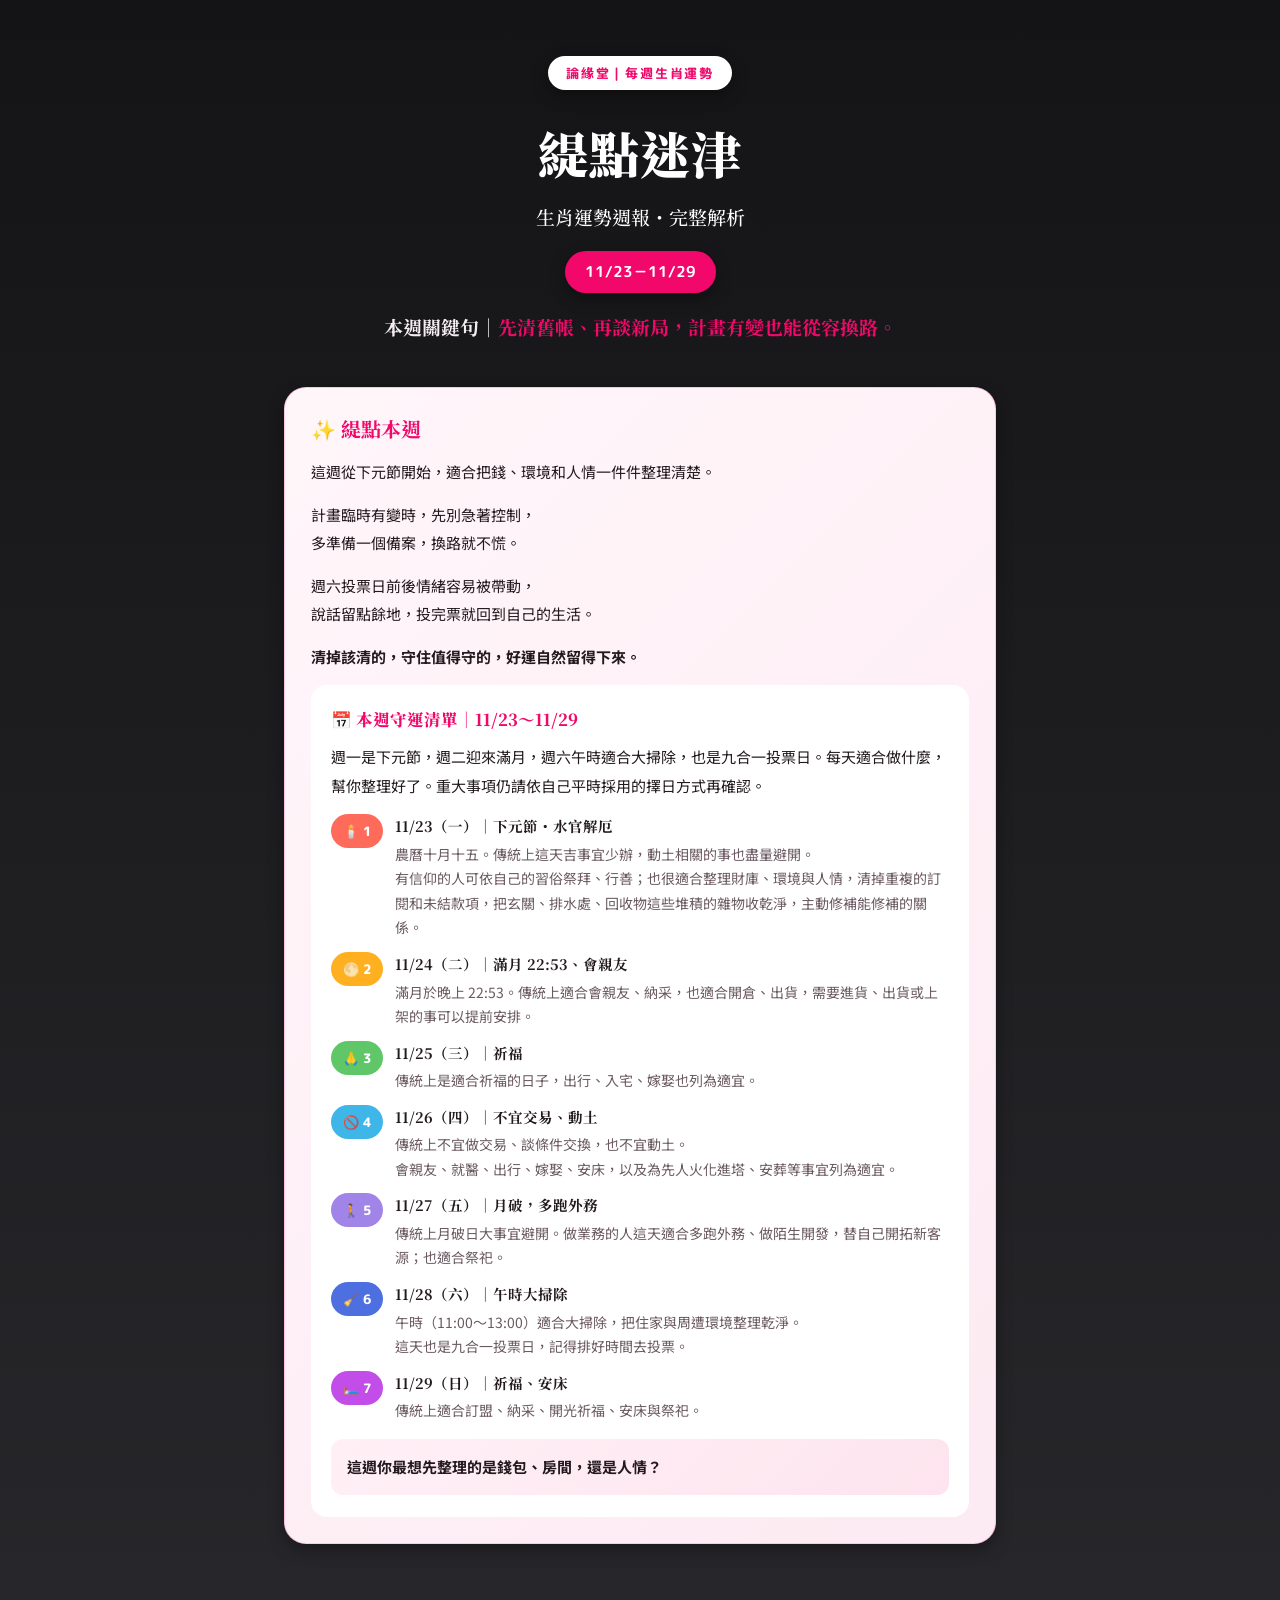
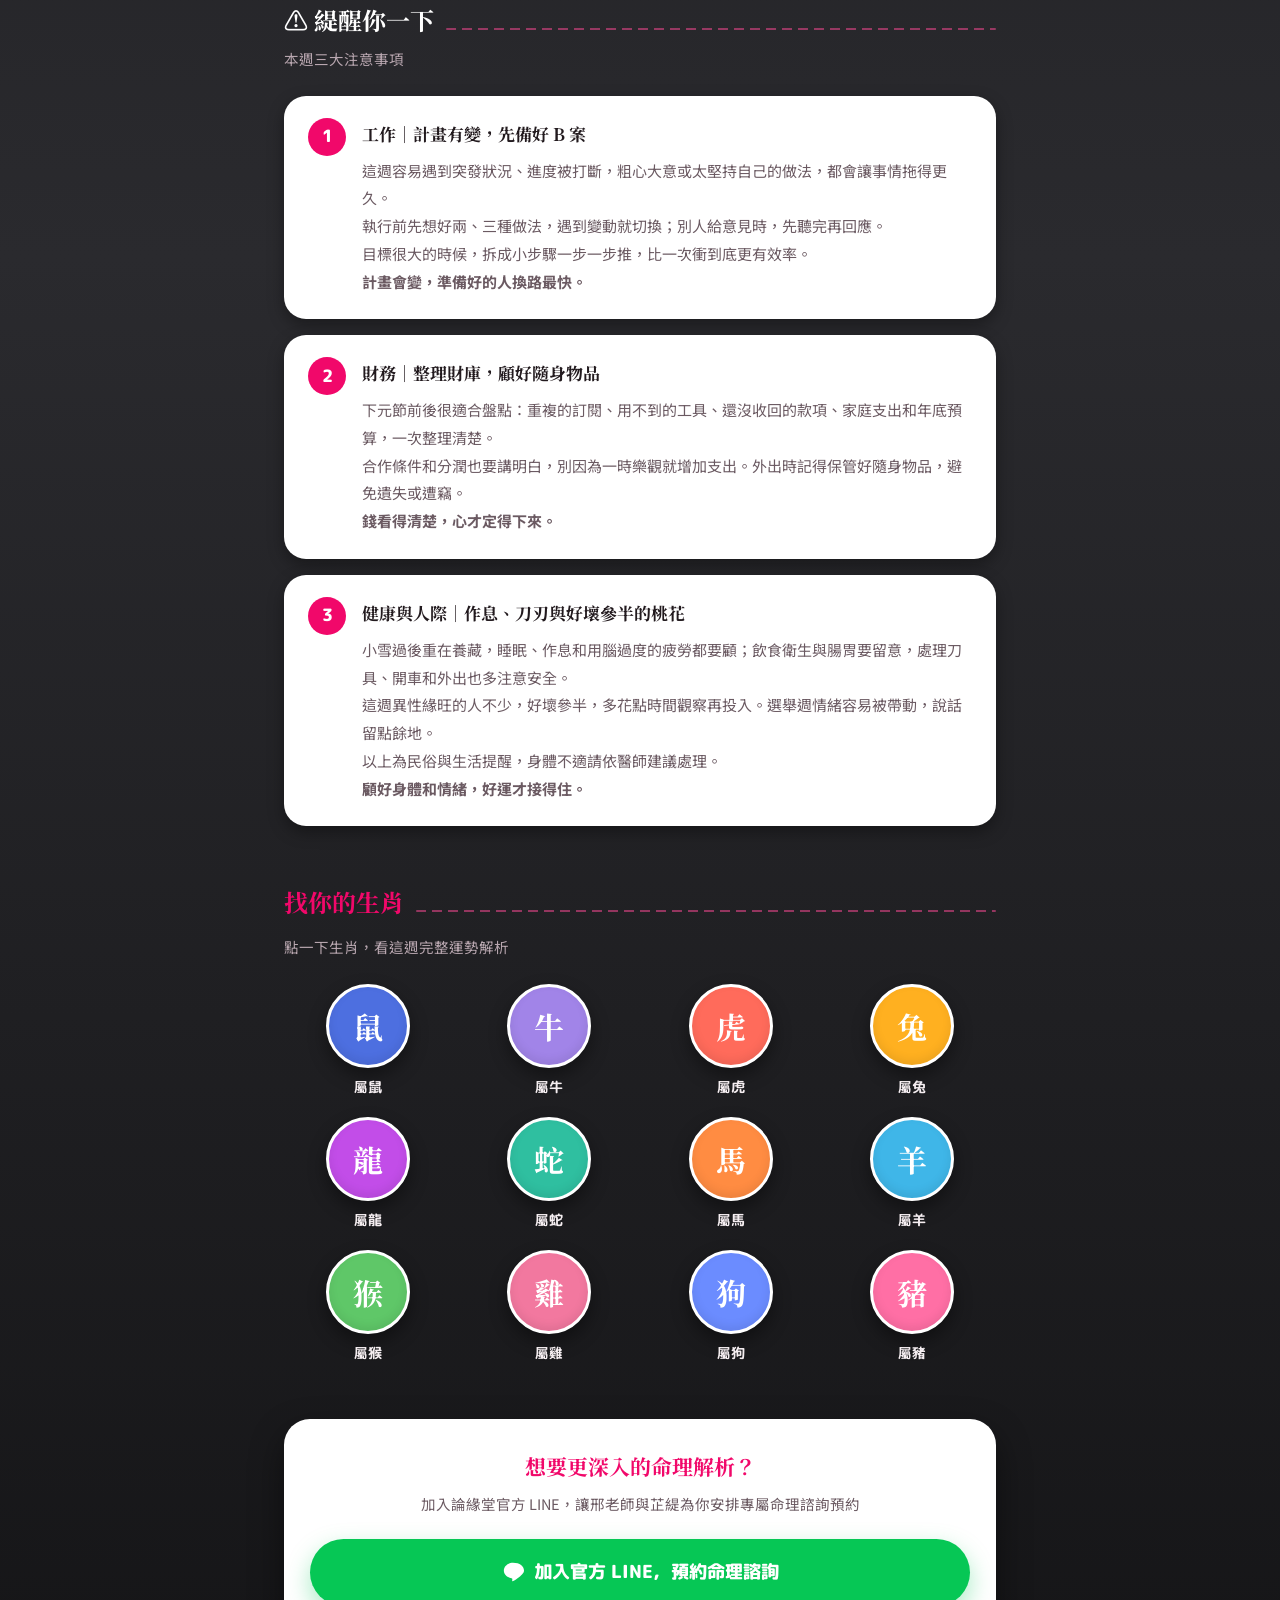
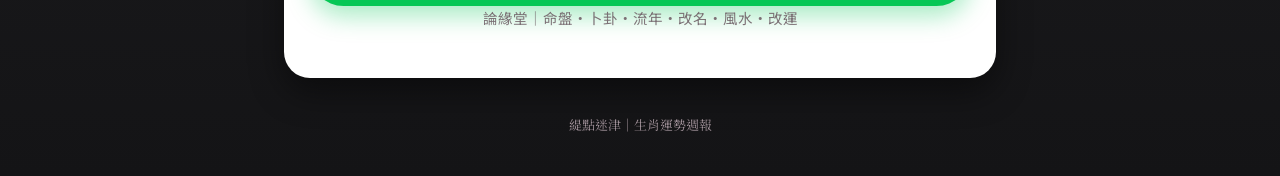
<file: index.html>
<!DOCTYPE html>
<html lang="zh-Hant"><head><meta charset="utf-8"><meta name="viewport" content="width=device-width,initial-scale=1">
<title>緹點生肖站</title>
<link rel="preconnect" href="https://fonts.googleapis.com">
<link rel="preconnect" href="https://fonts.gstatic.com" crossorigin>
<link href="https://fonts.googleapis.com/css2?family=Noto+Serif+TC:wght@500;700;900&family=Noto+Sans+TC:wght@400;500;700&family=M+PLUS+Rounded+1c:wght@500;700;800&display=swap" rel="stylesheet">
<style>
  :root{
    --bg-1:#141416;
    --bg-2:#2A2A2E;
    --surface:#FFFFFF;
    --ink:#221A1E;
    --ink-soft:#6B5A62;
    --ink-on-dark:#F5EEF1;
    --ink-on-dark-soft:#B9A7B0;
    --rose:#F2478F;
    --deep-rose:#F1086A;
    --line-green:#06C755;
    --line-green-dark:#049E44;
    --shadow: 0 14px 34px rgba(0,0,0,0.45);
    --shadow-sm: 0 6px 16px rgba(0,0,0,0.35);
    --font-display:'Noto Serif TC','PMingLiU','Songti TC',serif;
    --font-body:'Noto Sans TC','PingFang TC','Microsoft JhengHei',sans-serif;
    --font-rounded:'M PLUS Rounded 1c','Noto Sans TC',sans-serif;
  }

  *{box-sizing:border-box;}
  html{-webkit-text-size-adjust:100%;}
  body{
    margin:0;
    background:linear-gradient(180deg,var(--bg-1) 0%, var(--bg-2) 55%, var(--bg-1) 100%);
    color:var(--ink);
    font-family:var(--font-body);
    line-height:1.7;
    -webkit-font-smoothing:antialiased;
  }
  a{color:inherit;}
  ::selection{background:var(--deep-rose); color:#fff;}

  .page{
    max-width:760px;
    margin:0 auto;
    padding:56px 24px 40px;
  }

  .page,.backdrop{position:relative; z-index:1;}

  .hero{text-align:center; margin-bottom:44px;}
  .eyebrow{
    display:inline-block;
    font-family:var(--font-rounded);
    font-weight:700;
    font-size:13px;
    letter-spacing:0.14em;
    color:var(--deep-rose);
    background:#fff;
    padding:6px 18px;
    border-radius:999px;
    box-shadow:var(--shadow-sm);
    margin-bottom:20px;
  }
  h1.brand{
    font-family:var(--font-display);
    font-weight:900;
    font-size:clamp(34px,7vw,50px);
    color:#FFFFFF;
    margin:0 0 6px;
    text-wrap:balance;
    letter-spacing:0.02em;
  }
  .brand-sub{
    font-family:var(--font-display);
    font-weight:500;
    font-size:clamp(16px,3vw,19px);
    color:#FFFFFF;
    margin:0 0 18px;
  }
  .date-pill{
    display:inline-flex;
    align-items:center;
    gap:8px;
    font-family:var(--font-rounded);
    font-weight:700;
    font-size:15px;
    color:#fff;
    background:var(--deep-rose);
    padding:8px 20px;
    border-radius:999px;
    box-shadow:var(--shadow-sm);
  }
  .keyword{
    margin:18px auto 0;
    max-width:520px;
    font-family:var(--font-display);
    font-weight:700;
    font-size:19px;
    color:var(--ink-on-dark);
    text-wrap:balance;
  }
  .keyword span{color:var(--deep-rose);}

  .section-head{
    display:flex;
    align-items:baseline;
    gap:12px;
    margin:0 0 20px;
  }
  .section-head h2{
    font-family:var(--font-display);
    font-weight:700;
    font-size:24px;
    color:var(--deep-rose);
    margin:0;
    white-space:nowrap;
  }
  .section-head .rule{
    flex:1;
    height:2px;
    background:repeating-linear-gradient(90deg, var(--rose) 0 10px, transparent 10px 16px);
    opacity:0.55;
    border-radius:2px;
  }
  section{margin-bottom:56px;}

  
  .note-card{
    background:linear-gradient(135deg,#FFF6FA,#FDEAF2);
    border:1px solid rgba(242,71,143,0.25);
    border-radius:22px;
    padding:24px 26px 26px;
    box-shadow:var(--shadow-sm);
    margin-bottom:56px;
  }
  .note-card h2{
    font-family:var(--font-display);
    font-weight:700;
    font-size:20px;
    color:var(--deep-rose);
    margin:0 0 12px;
  }
  .note-card p{
    margin:0 0 14px;
    font-size:15px;
    color:var(--ink);
    line-height:1.9;
  }
  .note-card p:last-child{margin-bottom:0;}
  .note-event{
    background:#fff;
    border-radius:16px;
    padding:20px 20px 22px;
  }
  .note-event-title{
    font-family:var(--font-display);
    font-weight:800;
    font-size:16.5px;
    color:var(--deep-rose);
    margin:0 0 10px;
  }
  .note-event-intro{
    margin:0 0 16px;
    font-size:14.5px;
    color:var(--ink-soft);
    line-height:1.85;
  }
  .checklist{display:flex; flex-direction:column; gap:12px; margin-bottom:16px;}
  .checklist-item{display:flex; gap:12px; align-items:flex-start;}
  .checklist-badge{
    flex:none;
    display:inline-flex;
    align-items:center;
    gap:4px;
    font-family:var(--font-rounded);
    font-weight:800;
    font-size:13px;
    color:#fff;
    padding:6px 12px;
    border-radius:999px;
    white-space:nowrap;
  }
  .checklist-text{flex:1;}
  .checklist-title{
    font-family:var(--font-display);
    font-weight:700;
    font-size:14.5px;
    color:var(--ink);
    margin-bottom:3px;
  }
  .checklist-body{
    font-size:14px;
    color:var(--ink-soft);
    line-height:1.75;
  }
  .note-event-question{
    margin:0;
    background:linear-gradient(135deg,#FFF0F6,#FDE4EE);
    border-radius:12px;
    padding:14px 16px;
    font-size:14px;
    color:var(--deep-rose);
    font-weight:700;
    line-height:1.75;
  }


  .notice-list{display:flex; flex-direction:column; gap:16px;}
  .notice-card{
    background:var(--surface);
    border-radius:22px;
    padding:22px 24px 24px;
    box-shadow:var(--shadow-sm);
    display:flex;
    gap:16px;
  }
  .notice-num{
    flex:none;
    width:38px; height:38px;
    border-radius:50%;
    background:var(--deep-rose);
    color:#fff;
    font-family:var(--font-rounded);
    font-weight:800;
    font-size:17px;
    display:flex; align-items:center; justify-content:center;
  }
  .notice-body h3{
    margin:2px 0 8px;
    font-family:var(--font-display);
    font-weight:700;
    font-size:17px;
    color:var(--ink);
    text-wrap:balance;
  }
  .notice-body p{
    margin:0;
    font-size:15px;
    color:var(--ink-soft);
    line-height:1.85;
  }

  .zodiac-sub{
    margin:-8px 0 24px;
    font-size:14.5px;
    color:var(--ink-on-dark-soft);
  }
  .zodiac-grid{
    display:grid;
    grid-template-columns:repeat(4, 1fr);
    gap:20px 14px;
  }
  @media (max-width:480px){
    .zodiac-grid{grid-template-columns:repeat(3,1fr); gap:18px 10px;}
  }
  .zodiac-btn{
    background:none;
    border:none;
    padding:0;
    display:flex;
    flex-direction:column;
    align-items:center;
    gap:8px;
    cursor:pointer;
    font-family:var(--font-body);
    -webkit-tap-highlight-color:transparent;
  }
  .zc-circle{
    width:100%;
    aspect-ratio:1;
    max-width:84px;
    border-radius:50%;
    background:var(--zc, var(--rose));
    color:#fff;
    display:flex; align-items:center; justify-content:center;
    font-family:var(--font-display);
    font-weight:700;
    font-size:30px;
    box-shadow:0 8px 18px rgba(0,0,0,0.4), inset 0 -4px 10px rgba(0,0,0,0.08);
    border:3px solid #fff;
    transition:transform 0.16s ease, box-shadow 0.16s ease;
  }
  .zc-label{
    font-family:var(--font-rounded);
    font-weight:700;
    font-size:13.5px;
    color:var(--ink-on-dark);
  }
  .zodiac-btn:hover .zc-circle,
  .zodiac-btn:focus-visible .zc-circle{
    transform:translateY(-4px) scale(1.05);
    box-shadow:0 12px 22px rgba(0,0,0,0.5), inset 0 -4px 10px rgba(0,0,0,0.08);
  }
  .zodiac-btn:focus-visible{outline:3px solid var(--deep-rose); outline-offset:4px; border-radius:20px;}

  .backdrop{
    position:fixed; inset:0;
    background:rgba(0,0,0,0.6);
    display:none;
    align-items:flex-end;
    justify-content:center;
    z-index:20;
    padding:0;
  }
  .backdrop.open{display:flex;}
  @media (min-width:640px){
    .backdrop{align-items:center; padding:24px;}
  }
  .modal{
    background:var(--surface);
    width:100%;
    max-width:640px;
    max-height:88vh;
    overflow-y:auto;
    border-radius:28px 28px 0 0;
    box-shadow:0 -10px 40px rgba(0,0,0,0.5);
    animation:sheet-up 0.24s ease;
  }
  @media (min-width:640px){
    .modal{border-radius:28px; animation:pop-in 0.2s ease;}
  }
  @keyframes sheet-up{from{transform:translateY(24px); opacity:0;} to{transform:translateY(0); opacity:1;}}
  @keyframes pop-in{from{transform:scale(0.96); opacity:0;} to{transform:scale(1); opacity:1;}}
  @media (prefers-reduced-motion:reduce){
    .modal{animation:none;}
  }
  .modal-head{
    display:flex;
    align-items:center;
    gap:16px;
    padding:26px 26px 20px;
    background:var(--zc, var(--deep-rose));
    color:#fff;
    border-radius:28px 28px 0 0;
    position:sticky; top:0;
  }
  .modal-emoji{font-size:40px; line-height:1;}
  .modal-title{font-family:var(--font-display); font-weight:900; font-size:22px;}
  .modal-tagline{font-family:var(--font-display); font-weight:500; font-size:15px; opacity:0.92; margin-top:2px;}
  .modal-close{
    margin-left:auto;
    flex:none;
    width:34px; height:34px;
    border-radius:50%;
    border:none;
    background:rgba(255,255,255,0.22);
    color:#fff;
    font-size:18px;
    cursor:pointer;
    display:flex; align-items:center; justify-content:center;
  }
  .modal-close:hover{background:rgba(255,255,255,0.34);}
  .modal-body{margin:0; padding:22px 26px 30px;}
  .modal-body .row{margin-bottom:20px;}
  .modal-body .row:last-child{margin-bottom:0;}
  .modal-body dt{
    display:inline-block;
    font-family:var(--font-rounded);
    font-weight:800;
    font-size:14px;
    color:#fff;
    background:var(--zc, var(--deep-rose));
    padding:4px 14px;
    border-radius:999px;
    margin:0 0 8px;
  }
  .modal-body dd{
    margin:0;
    font-size:15px;
    line-height:1.9;
    color:var(--ink);
  }

  .cta-section{margin-top:8px; margin-bottom:0;}
  .cta-card{
    background:var(--surface);
    border-radius:26px;
    padding:30px 26px 26px;
    text-align:center;
    box-shadow:var(--shadow);
  }
  .cta-card h2{
    font-family:var(--font-display);
    font-weight:700;
    font-size:21px;
    color:var(--deep-rose);
    margin:0 0 8px;
    text-wrap:balance;
  }
  .cta-card p{
    margin:0 0 22px;
    font-size:14.5px;
    color:var(--ink-soft);
  }
  .line-btn{
    display:flex;
    align-items:center;
    justify-content:center;
    gap:10px;
    width:100%;
    text-decoration:none;
    background:var(--line-green);
    color:#fff;
    font-family:var(--font-rounded);
    font-weight:800;
    font-size:18px;
    padding:18px 20px;
    border-radius:999px;
    box-shadow:0 10px 24px rgba(6,199,85,0.35);
    transition:transform 0.15s ease, background 0.15s ease;
  }
  .line-btn:hover{background:var(--line-green-dark); transform:translateY(-2px);}
  .line-btn:focus-visible{outline:3px solid var(--line-green-dark); outline-offset:3px;}
  .line-btn svg{flex:none;}
  .cta-foot{
    margin-top:14px;
    font-size:12.5px;
    color:var(--ink-soft);
    opacity:0.85;
  }

  footer.brand-foot{
    text-align:center;
    margin-top:36px;
    font-family:var(--font-display);
    font-size:13px;
    color:var(--ink-on-dark-soft);
    opacity:0.85;
  }
</style>

<div class="page">

  <header class="hero">
    <span class="eyebrow">論緣堂｜每週生肖運勢</span>
    <h1 class="brand" style="color:#fff;">緹點迷津</h1>
    <p class="brand-sub" style="color:#fff;">生肖運勢週報・完整解析</p>
    <div class="date-pill">11/23－11/29</div>
    <p class="keyword">本週關鍵句｜<span>先清舊帳、再談新局，計畫有變也能從容換路。</span></p>
  </header>

  <div class="note-card">
    <h2>✨ 緹點本週</h2>
    <p>這週從下元節開始，適合把錢、環境和人情一件件整理清楚。</p><p>計畫臨時有變時，先別急著控制，<br>多準備一個備案，換路就不慌。</p><p>週六投票日前後情緒容易被帶動，<br>說話留點餘地，投完票就回到自己的生活。</p><p><strong>清掉該清的，守住值得守的，好運自然留得下來。</strong></p>
    <div class="note-event">
      <h3 class="note-event-title">📅 本週守運清單｜11/23～11/29</h3>
      <p class="note-event-intro">週一是下元節，週二迎來滿月，週六午時適合大掃除，也是九合一投票日。每天適合做什麼，幫你整理好了。重大事項仍請依自己平時採用的擇日方式再確認。</p>
      <div class="checklist"><div class="checklist-item">
          <span class="checklist-badge" style="background:#FF6B5B">🕯️ 1</span>
          <div class="checklist-text">
            <div class="checklist-title">11/23（一）｜下元節・水官解厄</div>
            <div class="checklist-body">農曆十月十五。傳統上這天吉事宜少辦，動土相關的事也盡量避開。<br>有信仰的人可依自己的習俗祭拜、行善；也很適合整理財庫、環境與人情，清掉重複的訂閱和未結款項，把玄關、排水處、回收物這些堆積的雜物收乾淨，主動修補能修補的關係。</div>
          </div>
        </div><div class="checklist-item">
          <span class="checklist-badge" style="background:#FFB020">🌕 2</span>
          <div class="checklist-text">
            <div class="checklist-title">11/24（二）｜滿月 22:53、會親友</div>
            <div class="checklist-body">滿月於晚上 22:53。傳統上適合會親友、納采，也適合開倉、出貨，需要進貨、出貨或上架的事可以提前安排。</div>
          </div>
        </div><div class="checklist-item">
          <span class="checklist-badge" style="background:#5FC768">🙏 3</span>
          <div class="checklist-text">
            <div class="checklist-title">11/25（三）｜祈福</div>
            <div class="checklist-body">傳統上是適合祈福的日子，出行、入宅、嫁娶也列為適宜。</div>
          </div>
        </div><div class="checklist-item">
          <span class="checklist-badge" style="background:#3FB6E8">🚫 4</span>
          <div class="checklist-text">
            <div class="checklist-title">11/26（四）｜不宜交易、動土</div>
            <div class="checklist-body">傳統上不宜做交易、談條件交換，也不宜動土。<br>會親友、就醫、出行、嫁娶、安床，以及為先人火化進塔、安葬等事宜列為適宜。</div>
          </div>
        </div><div class="checklist-item">
          <span class="checklist-badge" style="background:#A184E8">🚶 5</span>
          <div class="checklist-text">
            <div class="checklist-title">11/27（五）｜月破，多跑外務</div>
            <div class="checklist-body">傳統上月破日大事宜避開。做業務的人這天適合多跑外務、做陌生開發，替自己開拓新客源；也適合祭祀。</div>
          </div>
        </div><div class="checklist-item">
          <span class="checklist-badge" style="background:#4D6FE0">🧹 6</span>
          <div class="checklist-text">
            <div class="checklist-title">11/28（六）｜午時大掃除</div>
            <div class="checklist-body">午時（11:00～13:00）適合大掃除，把住家與周遭環境整理乾淨。<br>這天也是九合一投票日，記得排好時間去投票。</div>
          </div>
        </div><div class="checklist-item">
          <span class="checklist-badge" style="background:#C24DE8">🛏️ 7</span>
          <div class="checklist-text">
            <div class="checklist-title">11/29（日）｜祈福、安床</div>
            <div class="checklist-body">傳統上適合訂盟、納采、開光祈福、安床與祭祀。</div>
          </div>
        </div></div>
      <p class="note-event-question">這週你最想先整理的是錢包、房間，還是人情？</p>
    </div>
  </div>

  <section aria-labelledby="notice-h">
    <div class="section-head">
      <h2 id="notice-h" style="color:#fff;">⚠️ 緹醒你一下</h2>
      <div class="rule"></div>
    </div>
    <p class="zodiac-sub" style="margin-top:-14px;">本週三大注意事項</p>
    <div class="notice-list">
      <div class="notice-card">
        <div class="notice-num">1</div>
        <div class="notice-body"><h3>工作｜計畫有變，先備好 B 案</h3><p>這週容易遇到突發狀況、進度被打斷，粗心大意或太堅持自己的做法，都會讓事情拖得更久。<br>執行前先想好兩、三種做法，遇到變動就切換；別人給意見時，先聽完再回應。<br>目標很大的時候，拆成小步驟一步一步推，比一次衝到底更有效率。<br><strong>計畫會變，準備好的人換路最快。</strong></p></div>
      </div><div class="notice-card">
        <div class="notice-num">2</div>
        <div class="notice-body"><h3>財務｜整理財庫，顧好隨身物品</h3><p>下元節前後很適合盤點：重複的訂閱、用不到的工具、還沒收回的款項、家庭支出和年底預算，一次整理清楚。<br>合作條件和分潤也要講明白，別因為一時樂觀就增加支出。外出時記得保管好隨身物品，避免遺失或遭竊。<br><strong>錢看得清楚，心才定得下來。</strong></p></div>
      </div><div class="notice-card">
        <div class="notice-num">3</div>
        <div class="notice-body"><h3>健康與人際｜作息、刀刃與好壞參半的桃花</h3><p>小雪過後重在養藏，睡眠、作息和用腦過度的疲勞都要顧；飲食衛生與腸胃要留意，處理刀具、開車和外出也多注意安全。<br>這週異性緣旺的人不少，好壞參半，多花點時間觀察再投入。選舉週情緒容易被帶動，說話留點餘地。<br>以上為民俗與生活提醒，身體不適請依醫師建議處理。<br><strong>顧好身體和情緒，好運才接得住。</strong></p></div>
      </div>
    </div>
  </section>

  <section aria-labelledby="zodiac-h">
    <div class="section-head">
      <h2 id="zodiac-h">找你的生肖</h2>
      <div class="rule"></div>
    </div>
    <p class="zodiac-sub">點一下生肖，看這週完整運勢解析</p>
    <div class="zodiac-grid" id="zodiacGrid">
      <button class="zodiac-btn" data-target="rat" style="--zc:#4D6FE0"><span class="zc-circle">鼠</span><span class="zc-label">屬鼠</span></button><button class="zodiac-btn" data-target="ox" style="--zc:#A184E8"><span class="zc-circle">牛</span><span class="zc-label">屬牛</span></button><button class="zodiac-btn" data-target="tiger" style="--zc:#FF6B5B"><span class="zc-circle">虎</span><span class="zc-label">屬虎</span></button><button class="zodiac-btn" data-target="rabbit" style="--zc:#FFB020"><span class="zc-circle">兔</span><span class="zc-label">屬兔</span></button><button class="zodiac-btn" data-target="dragon" style="--zc:#C24DE8"><span class="zc-circle">龍</span><span class="zc-label">屬龍</span></button><button class="zodiac-btn" data-target="snake" style="--zc:#2FBFA0"><span class="zc-circle">蛇</span><span class="zc-label">屬蛇</span></button><button class="zodiac-btn" data-target="horse" style="--zc:#FF8C42"><span class="zc-circle">馬</span><span class="zc-label">屬馬</span></button><button class="zodiac-btn" data-target="goat" style="--zc:#3FB6E8"><span class="zc-circle">羊</span><span class="zc-label">屬羊</span></button><button class="zodiac-btn" data-target="monkey" style="--zc:#5FC768"><span class="zc-circle">猴</span><span class="zc-label">屬猴</span></button><button class="zodiac-btn" data-target="rooster" style="--zc:#F2789F"><span class="zc-circle">雞</span><span class="zc-label">屬雞</span></button><button class="zodiac-btn" data-target="dog" style="--zc:#6B8CFF"><span class="zc-circle">狗</span><span class="zc-label">屬狗</span></button><button class="zodiac-btn" data-target="pig" style="--zc:#FF6FA5"><span class="zc-circle">豬</span><span class="zc-label">屬豬</span></button>
    </div>
  </section>

  <section class="cta-section" aria-labelledby="cta-h">
    <div class="cta-card">
      <h2 id="cta-h">想要更深入的命理解析？</h2>
      <p>加入論緣堂官方 LINE，讓邢老師與芷緹為你安排專屬命理諮詢預約</p>
      <a class="line-btn" href="https://lin.ee/y6Pv4v8" target="_blank" rel="noopener">
        <svg width="22" height="22" viewBox="0 0 24 24" fill="none" xmlns="http://www.w3.org/2000/svg" aria-hidden="true">
          <path d="M12 2C6.477 2 2 5.79 2 10.44c0 4.17 3.548 7.66 8.34 8.313.325.07.767.216.879.497.101.253.066.65.033.907l-.142 1.07c-.043.317-.253 1.242 1.09.677 1.343-.564 7.22-4.31 9.850-7.38C23.79 12.65 24 11.6 24 10.44 24 5.79 19.523 2 12 2z" fill="#fff"/>
        </svg>
        加入官方 LINE，預約命理諮詢
      </a>
      <p class="cta-foot">論緣堂｜命盤・卜卦・流年・改名・風水・改運</p>
    </div>
  </section>

  <footer class="brand-foot">緹點迷津｜生肖運勢週報</footer>

</div>

<div class="backdrop" id="backdrop">
  <div class="modal" id="modal" role="dialog" aria-modal="true" aria-labelledby="modalTitle"></div>
</div>


<template id="tpl-rat">
  <div class="modal-head" style="--zc:#4D6FE0">
    <span class="modal-emoji">🐭</span>
    <div><div class="modal-title" id="modalTitle">屬鼠</div><div class="modal-tagline">小步轉型，東西收好</div></div>
    <button class="modal-close" data-close aria-label="關閉">✕</button>
  </div>
  <dl class="modal-body">
    <div class="row"><dt>感情運勢</dt><dd>異性緣旺，但好壞參半，要靠智慧分辨。有伴侶的人這週容易在感情裡有重要的體悟，也會更想和對方一起規劃未來。</dd></div><div class="row"><dt>工作運勢</dt><dd>環境變化快，加上一時粗心，進度容易延誤；所幸冷靜下來發揮專業，加上主管助力，能交出意外的好成績。自己的定位、科技相關工作或創作方式，都適合做小部分的轉型，也可以開始想想中長期的新方向。</dd></div><div class="row"><dt>財運提醒</dt><dd>這週要保管好隨身物品，避免遺失或遭竊。新的專案可能帶來長期機會，但先別把它直接算成收入。</dd></div><div class="row"><dt>健康狀況</dt><dd>維持飽滿的精神即可，留意長時間用腦、睡眠和精神壓力。</dd></div><div class="row"><dt>好運方法</dt><dd>做好情緒管理，展現樂觀開朗的態度，有禮有節。週一、週五、週六多留心。<br><strong>新工具不必每個都追，先想清楚自己要解決什麼問題。</strong></dd></div>
  </dl>
</template>
<template id="tpl-ox">
  <div class="modal-head" style="--zc:#A184E8">
    <span class="modal-emoji">🐮</span>
    <div><div class="modal-title" id="modalTitle">屬牛</div><div class="modal-tagline">聽進意見，信任慢慢發力</div></div>
    <button class="modal-close" data-close aria-label="關閉">✕</button>
  </div>
  <dl class="modal-body">
    <div class="row"><dt>感情運勢</dt><dd>長期累積的信任這週會慢慢產生力量。單身的人可能透過熟人介紹或共同生活圈認識新緣分；有伴侶的人，把平常不擅長表達的關心說出口。若感覺對方想要多一點自由空間，別用忙碌當作忽略彼此的理由。</dd></div><div class="row"><dt>工作運勢</dt><dd>整體運勢偏低。對工作有獨到的想法，但太堅持己見、溝通不足，聽不進主管與同事的意見，績效就容易不如預期。流程分工、專案進度和工作環境可能有階段性的調整，進修與長期專業發展值得投入。</dd></div><div class="row"><dt>財運提醒</dt><dd>收支大致平衡。合作與事業資源有改善空間，但長期的責任關係要謹慎評估。</dd></div><div class="row"><dt>健康狀況</dt><dd>注意飲食衛生，避免腹瀉；也要留意作息、過勞，以及意外與刀刃割傷。</dd></div><div class="row"><dt>好運方法</dt><dd>做好情緒管理，展現團隊精神與合群的態度。週三避開氣氛不好的場合，週日不要安排重要的事。<br><strong>有效的改變，是讓制度更能互相支援，不必把一切推翻。</strong></dd></div>
  </dl>
</template>
<template id="tpl-tiger">
  <div class="modal-head" style="--zc:#FF6B5B">
    <span class="modal-emoji">🐯</span>
    <div><div class="modal-title" id="modalTitle">屬虎</div><div class="modal-tagline">事情多雜，貴人會出手</div></div>
    <button class="modal-close" data-close aria-label="關閉">✕</button>
  </div>
  <dl class="modal-body">
    <div class="row"><dt>感情運勢</dt><dd>關係中的需求這週會更清楚，適合談承諾與未來，但別急著要求對方立刻表態。男生別和伴侶冷戰，免得溝通不良引起風波；女生大致維持原來的狀態。</dd></div><div class="row"><dt>工作運勢</dt><dd>這週會面對應接不暇的繁雜事務，計畫一度停滯；靠樂觀的心態、踏實的行動和主管支援，能把局面撐住。原本要單打獨鬥的事，開始有貴人與身邊的人願意協助，主動爭取資源、展現領導力，停滯已久的目標也能重新推動。大目標拆成小目標，一步一步走。</dd></div><div class="row"><dt>財運提醒</dt><dd>多往外拓展業務，就能有業務收益；合作條件與收益分配要仔細確認。</dd></div><div class="row"><dt>健康狀況</dt><dd>這週身體是最需要照顧的部分：留意視力、筋骨痠痛和工作壓力，休息要夠。開車遵守交通規則、保持距離。</dd></div><div class="row"><dt>好運方法</dt><dd>維持平和的情緒，身段柔軟、言行溫和有禮。週四避開氣氛不好的場合，週六小心意外與刀刃割傷。<br><strong>勇敢展現實力，貴人和機會才有理由靠近你。</strong></dd></div>
  </dl>
</template>
<template id="tpl-rabbit">
  <div class="modal-head" style="--zc:#FFB020">
    <span class="modal-emoji">🐰</span>
    <div><div class="modal-title" id="modalTitle">屬兔</div><div class="modal-tagline">靈活應變，找到突破口</div></div>
    <button class="modal-close" data-close aria-label="關閉">✕</button>
  </div>
  <dl class="modal-body">
    <div class="row"><dt>感情運勢</dt><dd>男生異性緣旺，但容易吸引到不適合的對象，要小心應對；女生異性緣旺，也有長輩助力，有意願就能提高脫單機率。親密關係中的信任和金錢議題可能浮上檯面，別用控制來換安全感。</dd></div><div class="row"><dt>工作運勢</dt><dd>心思容易迷糊、行動粗心，工作出現延遲，旁人一再提醒也要自己提起精神。這週的優勢在靈活應變：遇到臨時變動或意見分歧，用細膩的觀察和圓融的協調，反而能找到別人忽略的突破口。合作資源、分潤預算與權責可能要重新檢視，適合用團隊合作的方式推進。</dd></div><div class="row"><dt>財運提醒</dt><dd>左手進、右手出，收支大致平衡。共同資產、投資和借貸都要謹慎檢查。</dd></div><div class="row"><dt>健康狀況</dt><dd>容易失眠，也要注意腸胃，避免腹瀉；壓力與情緒不要累積。</dd></div><div class="row"><dt>好運方法</dt><dd>展現熱情樂觀、風趣平易近人的作風，貴人與長輩會幫忙。週一、週五避開氣氛不好的場合。<br><strong>用最小的阻力完成最大的改變，就是你這週的本事。</strong></dd></div>
  </dl>
</template>
<template id="tpl-dragon">
  <div class="modal-head" style="--zc:#C24DE8">
    <span class="modal-emoji">🐲</span>
    <div><div class="modal-title" id="modalTitle">屬龍</div><div class="modal-tagline">老朋友帶來新機會</div></div>
    <button class="modal-close" data-close aria-label="關閉">✕</button>
  </div>
  <dl class="modal-body">
    <div class="row"><dt>感情運勢</dt><dd>男生異性緣旺，有意願就能提高脫單機率；女生較嚮往自由，感情容易慢慢淡下來。關係有修復的空間，但週日可能碰到舊傷或舊委屈，別陷進回憶裡內耗。</dd></div><div class="row"><dt>工作運勢</dt><dd>自信不足、做事畏首畏尾，進度一度停住；靠與眾不同的創意、另闢蹊徑的做法和主管支持，能創造意外的佳績。舊的合作夥伴、團隊和朋友可能帶來新的啟發，適合重新聯絡過去重要的合作對象。</dd></div><div class="row"><dt>財運提醒</dt><dd>收支大致平衡。合作資源有機會改善，條件和分潤要說清楚。</dd></div><div class="row"><dt>健康狀況</dt><dd>維持精神即可，留意人際壓力、休息與情緒平衡。</dd></div><div class="row"><dt>好運方法</dt><dd>保持樂觀開朗、合群的態度，應對進退得宜。週二、週三、週四多留心。<br><strong>好的關係也會有衝突，衝突後還願意互相尊重，才走得久。</strong></dd></div>
  </dl>
</template>
<template id="tpl-snake">
  <div class="modal-head" style="--zc:#2FBFA0">
    <span class="modal-emoji">🐍</span>
    <div><div class="modal-title" id="modalTitle">屬蛇</div><div class="modal-tagline">工作衝勁足，感情要留時間</div></div>
    <button class="modal-close" data-close aria-label="關閉">✕</button>
  </div>
  <dl class="modal-body">
    <div class="row"><dt>感情運勢</dt><dd>這週桃花含蓄而有層次，女生異性緣旺，有意願就能提高脫單機率，可以留意平常相處自然、卻總在細節上照顧你的人；有伴侶的人，用貼心的小舉動讓感情找回溫度。工作忙起來容易壓縮相處時間，男生也可能比較想要自己的空間，生活重心要重新分配。</dd></div><div class="row"><dt>工作運勢</dt><dd>工作運勢是這週最強的一塊。活動力強、企圖心足，遇到問題也能全力解決，專案成果或公開表現會迎來重要的節點，交出漂亮的成績。執行力會往上提升，關鍵在你有多少自信去促成。</dd></div><div class="row"><dt>財運提醒</dt><dd>收支大致平衡，適合重新檢查收入、專業報價和資源配置。</dd></div><div class="row"><dt>健康狀況</dt><dd>精神不錯，但要小心過度操勞和急躁。</dd></div><div class="row"><dt>好運方法</dt><dd>熱情、身段柔軟、待人接物得宜。想法落實前，先多準備幾種做法，方便隨時切換。週三、週六多留心。<br><strong>真正的專業，是把事情做好，也知道自己的極限在哪裡。</strong></dd></div>
  </dl>
</template>
<template id="tpl-horse">
  <div class="modal-head" style="--zc:#FF8C42">
    <span class="modal-emoji">🐴</span>
    <div><div class="modal-title" id="modalTitle">屬馬</div><div class="modal-tagline">方向清楚，人脈加分</div></div>
    <button class="modal-close" data-close aria-label="關閉">✕</button>
  </div>
  <dl class="modal-body">
    <div class="row"><dt>感情運勢</dt><dd>男生異性緣強，但好壞參半，要用智慧分辨；女生桃花旺，有意願就能提高脫單機率。人際互動變多，也可能透過朋友、社群認識新對象。</dd></div><div class="row"><dt>工作運勢</dt><dd>運勢上揚的一週。心態積極、行動踏實，不斷跨越障礙，交出漂亮的成績。過去反覆猶豫的事，這週適合訂出具體計畫一步步推進；團隊合作、社群經營與人脈都可能帶來成果，也適合推廣個人品牌、公開表達想法。</dd></div><div class="row"><dt>財運提醒</dt><dd>多往外拓展業務，就有意外的收穫；賺錢的動力變強，花費也容易跟著變多。</dd></div><div class="row"><dt>健康狀況</dt><dd>維持精神即可，留意過度社交和行程太滿造成的疲勞。</dd></div><div class="row"><dt>好運方法</dt><dd>樂觀開朗，好人緣讓你左右逢源。<br><strong>開運的關鍵在找到值得奔跑的方向，不必跑得最快。</strong></dd></div>
  </dl>
</template>
<template id="tpl-goat">
  <div class="modal-head" style="--zc:#3FB6E8">
    <span class="modal-emoji">🐑</span>
    <div><div class="modal-title" id="modalTitle">屬羊</div><div class="modal-tagline">幕後收尾，慢慢回答</div></div>
    <button class="modal-close" data-close aria-label="關閉">✕</button>
  </div>
  <dl class="modal-body">
    <div class="row"><dt>感情運勢</dt><dd>男生異性緣旺，但以爛桃花居多，要小心應對；女生桃花旺，有意願就能提高脫單機率。有心事時不必勉強自己立刻給答案，彼此給對方一點時間再好好說。</dd></div><div class="row"><dt>工作運勢</dt><dd>容易碰上突發事件讓進度受阻，但奮發踏實的行動加上主管支持，能迎頭趕上、交出好成績。這週適合幕後整理、專案收尾和檢查隱藏的問題，做檢討最理想；溝通、文案、教學與資料整理的效率也會提升。</dd></div><div class="row"><dt>財運提醒</dt><dd>進出均衡，適合重新整理家庭支出與收入安排。</dd></div><div class="row"><dt>健康狀況</dt><dd>精神不錯，但要特別注意睡眠品質和精神疲勞。</dd></div><div class="row"><dt>好運方法</dt><dd>積極樂觀、身段柔軟、幽默風趣。週一、週六、週日多留心。<br><strong>安靜下來，才聽得見自己真正需要什麼。</strong></dd></div>
  </dl>
</template>
<template id="tpl-monkey">
  <div class="modal-head" style="--zc:#5FC768">
    <span class="modal-emoji">🐒</span>
    <div><div class="modal-title" id="modalTitle">屬猴</div><div class="modal-tagline">表現被看見，見好就收</div></div>
    <button class="modal-close" data-close aria-label="關閉">✕</button>
  </div>
  <dl class="modal-body">
    <div class="row"><dt>感情運勢</dt><dd>男生感情沒有太大變化；女生桃花旺，有意願就能提高脫單機率。關係中的需求與差異會更清楚，適合誠實討論未來的方向。</dd></div><div class="row"><dt>工作運勢</dt><dd>本週工作運勢最旺。行動力強、企圖心足，加上專業踏實與主管、貴人幫忙，能創造亮眼的成績。個人定位、作品和重要決策會迎來曝光與階段性的結果，也容易冒出打破舊模式的想法；週四可能有突發變化，原本的流程要有彈性調整的準備。</dd></div><div class="row"><dt>財運提醒</dt><dd>財運不錯，金融市場有機會獲得好報酬，記得見好就收；個人品牌可能影響收入，重大決策仍要重新評估風險。</dd></div><div class="row"><dt>健康狀況</dt><dd>維持精神即可，留意情緒起伏、睡眠和精神緊繃。</dd></div><div class="row"><dt>好運方法</dt><dd>保持熱情、樂觀開朗、長袖善舞。週二多留心。<br><strong>有人不喜歡你的改變，不代表你的改變是錯的。</strong></dd></div>
  </dl>
</template>
<template id="tpl-rooster">
  <div class="modal-head" style="--zc:#F2789F">
    <span class="modal-emoji">🐔</span>
    <div><div class="modal-title" id="modalTitle">屬雞</div><div class="modal-tagline">成果有答案，桃花也亮</div></div>
    <button class="modal-close" data-close aria-label="關閉">✕</button>
  </div>
  <dl class="modal-body">
    <div class="row"><dt>感情運勢</dt><dd>這週桃花表現亮眼。男生異性緣旺，但好壞參雜，需要分辨；女生有長輩與月老牽成，有意願就能提高脫單機率。適合展現真實的個性，透過聚會、共同興趣或朋友牽線認識新對象；有伴侶的人多給肯定與欣賞，少一點挑剔，也別把物質和照顧當成愛的全部。</dd></div><div class="row"><dt>工作運勢</dt><dd>意志堅定、行動踏實，即使遇到突發狀況也能靠專業從容解決，交出耀眼的成績。收入、專業價值、報價與工作成果會出現階段性的答案，也很適合發展創作、品牌與作品。</dd></div><div class="row"><dt>財運提醒</dt><dd>進出平衡，適合好好盤點。</dd></div><div class="row"><dt>健康狀況</dt><dd>維持精神即可，留意飲食、休息和壓力累積。</dd></div><div class="row"><dt>好運方法</dt><dd>做好情緒管理，身段柔軟、說話溫和。週三多留心。<br><strong>真正的富足，是知道什麼已經足夠。</strong></dd></div>
  </dl>
</template>
<template id="tpl-dog">
  <div class="modal-head" style="--zc:#6B8CFF">
    <span class="modal-emoji">🐶</span>
    <div><div class="modal-title" id="modalTitle">屬狗</div><div class="modal-tagline">財運有驚喜，心裡話要說</div></div>
    <button class="modal-close" data-close aria-label="關閉">✕</button>
  </div>
  <dl class="modal-body">
    <div class="row"><dt>感情運勢</dt><dd>男女異性緣都旺，但好壞參雜，需要智慧分辨。關係有機會回暖；週日別為了維持表面的和平而壓抑真正的感受，適當把想法說出來，讓對方知道你的心意。</dd></div><div class="row"><dt>工作運勢</dt><dd>容易太自我、聽不進他人的意見，讓職場關係緊繃；所幸有天時與主管的助力，仍能交出意外優異的成績。提案、簡報、教學、溝通與合約容易有階段性的成果，創意也比較能落實。</dd></div><div class="row"><dt>財運提醒</dt><dd>本週財運最旺，有意外之喜：越往外積極拓展業務，越能有業外收益，敏銳的直覺也有助於投資報酬。工作效率的改善有利長期收入，但別因一時樂觀就增加支出。</dd></div><div class="row"><dt>健康狀況</dt><dd>精神不錯，留意肩頸緊繃、睡眠與工作壓力。</dd></div><div class="row"><dt>好運方法</dt><dd>做好情緒管理，展現團隊精神與合群的態度。週四多留心。<br><strong>真正的和解，是雙方都願意調整，不必比誰先低頭。</strong></dd></div>
  </dl>
</template>
<template id="tpl-pig">
  <div class="modal-head" style="--zc:#FF6FA5">
    <span class="modal-emoji">🐷</span>
    <div><div class="modal-title" id="modalTitle">屬豬</div><div class="modal-tagline">家事工作兩頭顧，安全第一</div></div>
    <button class="modal-close" data-close aria-label="關閉">✕</button>
  </div>
  <dl class="modal-body">
    <div class="row"><dt>感情運勢</dt><dd>男生感情沒有太大變化；女生異性緣雖旺，但以爛桃花居多，要小心應對，免得受傷。這週互動變多，不同的意見也會被放大，有分歧時一起解決問題，別互相指責。</dd></div><div class="row"><dt>工作運勢</dt><dd>整體運勢偏低。思緒容易迷糊、行動衝動，工作出現阻礙，即使有長官幫忙也不容易一下趕上。居家、辦公環境或家庭責任會影響工作安排；合作與協商的動力會變得積極，步調放慢一點更好。</dd></div><div class="row"><dt>財運提醒</dt><dd>保管好隨身物品，避免遺失或遭竊；家庭支出、共同財務和生活預算要重新確認。</dd></div><div class="row"><dt>健康狀況</dt><dd>容易失眠，要留意疲勞與情緒壓力；這週也要小心意外與刀刃割傷。</dd></div><div class="row"><dt>好運方法</dt><dd>做好情緒管理，保持團隊精神與合群的態度。週一避開氣氛不好的場合，週五多留心安全與意外。<br><strong>家不只是可以回去的地方，也是讓你有力量再出發的地方。</strong></dd></div>
  </dl>
</template>

<script>
(function(){
  var backdrop = document.getElementById('backdrop');
  var modal = document.getElementById('modal');
  var lastFocused = null;

  function openModal(key){
    var tpl = document.getElementById('tpl-' + key);
    if(!tpl) return;
    modal.innerHTML = '';
    modal.appendChild(tpl.content.cloneNode(true));
    backdrop.classList.add('open');
    document.body.style.overflow = 'hidden';
    lastFocused = document.activeElement;
    var closeBtn = modal.querySelector('[data-close]');
    if(closeBtn) closeBtn.focus();
  }

  function closeModal(){
    backdrop.classList.remove('open');
    document.body.style.overflow = '';
    if(lastFocused && lastFocused.focus) lastFocused.focus();
  }

  document.getElementById('zodiacGrid').addEventListener('click', function(e){
    var btn = e.target.closest('.zodiac-btn');
    if(btn) openModal(btn.getAttribute('data-target'));
  });

  modal.addEventListener('click', function(e){
    if(e.target.closest('[data-close]')) closeModal();
  });

  backdrop.addEventListener('click', function(e){
    if(e.target === backdrop) closeModal();
  });

  document.addEventListener('keydown', function(e){
    if(e.key === 'Escape' && backdrop.classList.contains('open')) closeModal();
  });
})();
</script>
</html>
</file>
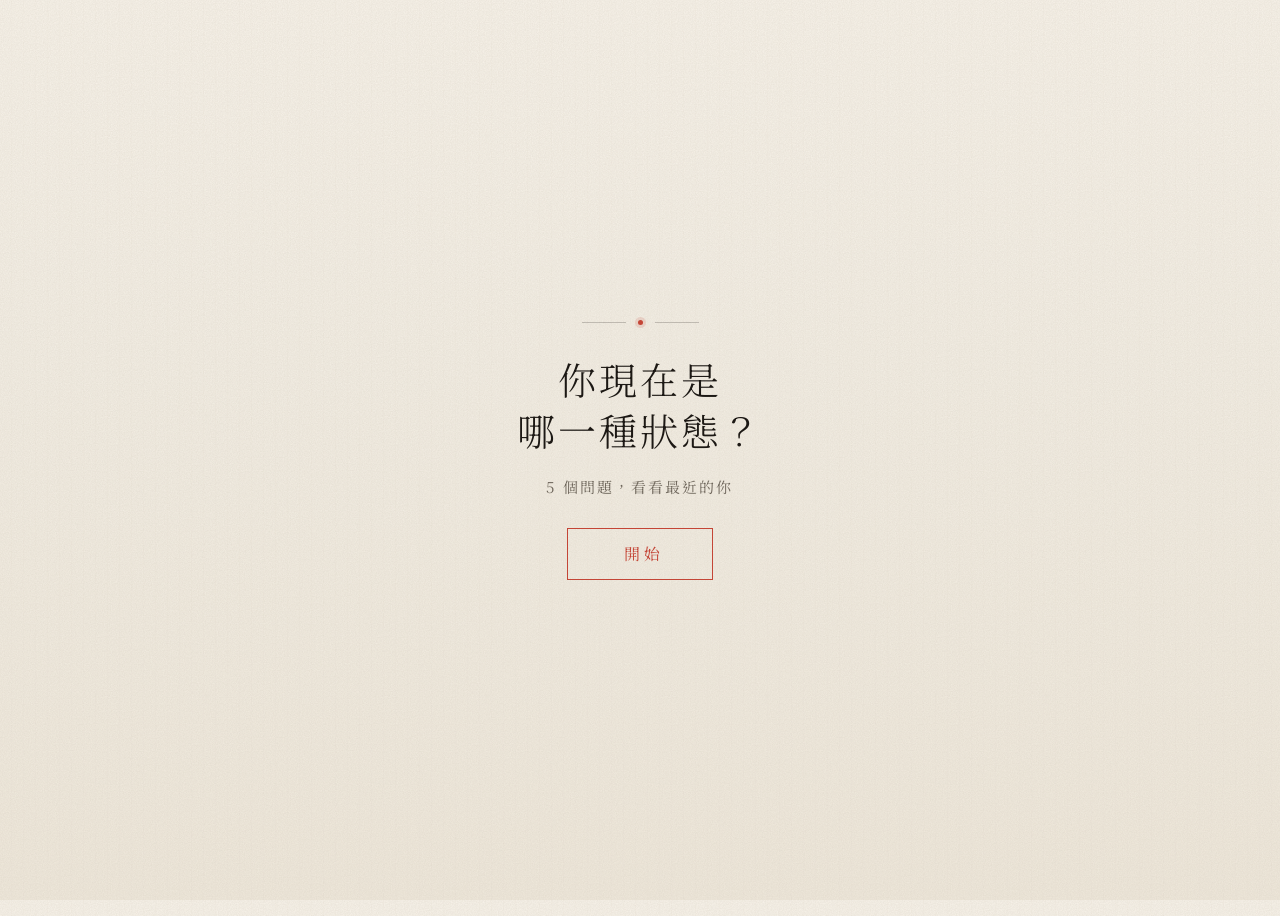
<file: quiz/index.html>
<!DOCTYPE html>
<html lang="zh-Hant">
<head>
  <meta charset="utf-8">
  <meta name="viewport" content="width=device-width, initial-scale=1, viewport-fit=cover">
  <meta name="theme-color" content="#F4EFE6">
  <meta name="description" content="5 個問題，看看最近的你。">
  <title>你現在是哪一種狀態？</title>
  <link rel="preconnect" href="https://fonts.googleapis.com">
  <link rel="preconnect" href="https://fonts.gstatic.com" crossorigin>
  <link href="https://fonts.googleapis.com/css2?family=Noto+Sans+TC:wght@400;500&family=Noto+Serif+TC:wght@300;400;500;600&display=swap" rel="stylesheet">
  <link rel="icon" href="data:image/svg+xml,%3Csvg xmlns='http://www.w3.org/2000/svg' viewBox='0 0 64 64'%3E%3Crect width='64' height='64' rx='6' fill='%23C44536'/%3E%3Ctext x='32' y='46' text-anchor='middle' font-size='36' font-family='serif' fill='%23F4EFE6'%3E緣%3C/text%3E%3C/svg%3E">
  <style>
    :root {
      --paper: #F4EFE6;
      --paper-2: #EBE4D6;
      --paper-3: #E2D8C6;
      --ink: #1C1814;
      --ink-soft: #6F675C;
      --ink-faint: #9A9286;
      --zhu: #C44536;
      --zhu-deep: #A8362A;
      --zhu-soft: rgba(196, 69, 54, 0.14);
      --line: rgba(28, 24, 20, 0.12);
      --line-strong: rgba(28, 24, 20, 0.22);
      --shadow: 0 10px 28px rgba(28, 24, 20, 0.06);
      --font-serif: "Noto Serif TC", "Noto Serif CJK TC", "Source Han Serif TC", "Songti TC", "PMingLiU", serif;
      --font-sans: "Noto Sans TC", "Noto Sans CJK TC", "Source Han Sans TC", "PingFang TC", "Microsoft JhengHei", sans-serif;
      --pad-x: clamp(24px, 6.4vw, 36px);
    }

    * { box-sizing: border-box; }
    html, body { height: 100%; }
    html { -webkit-text-size-adjust: 100%; }
    body {
      margin: 0;
      color: var(--ink);
      font-family: var(--font-sans);
      background-color: var(--paper);
      background-image:
        url("data:image/svg+xml,%3Csvg xmlns='http://www.w3.org/2000/svg' width='280' height='280'%3E%3Cfilter id='n'%3E%3CfeTurbulence type='fractalNoise' baseFrequency='0.85' numOctaves='4' stitchTiles='stitch'/%3E%3CfeColorMatrix values='0 0 0 0 0.55  0 0 0 0 0.50  0 0 0 0 0.42  0 0 0 0.28 0'/%3E%3C/filter%3E%3Crect width='100%25' height='100%25' filter='url(%23n)'/%3E%3C/svg%3E"),
        repeating-linear-gradient(90deg, transparent 0 11px, rgba(140, 120, 90, 0.015) 11px 12px),
        linear-gradient(180deg, #F7F2E9 0%, #F3EEE4 40%, #EFE8DB 100%);
      background-size: 280px 280px, auto, auto;
      line-height: 1.75;
      -webkit-font-smoothing: antialiased;
      text-rendering: optimizeLegibility;
    }
    button, a { font-family: inherit; }
    button { -webkit-tap-highlight-color: transparent; }
    ::selection { background: var(--zhu-soft); color: var(--ink); }

    .wash {
      position: fixed;
      inset: 0;
      pointer-events: none;
      z-index: 0;
      overflow: hidden;
    }
    .wash svg { position: absolute; }

    .app {
      position: relative;
      z-index: 1;
      min-height: 100dvh;
      min-height: 100svh;
    }

    .screen {
      position: absolute;
      inset: 0;
      display: flex;
      flex-direction: column;
      opacity: 0;
      visibility: hidden;
      transform: translateY(16px);
      transition: opacity 0.5s ease, transform 0.5s ease, visibility 0.5s;
      overflow-y: auto;
      -webkit-overflow-scrolling: touch;
    }
    .screen.is-active {
      opacity: 1;
      visibility: visible;
      transform: none;
    }

    .frame {
      width: min(440px, 100%);
      margin: 0 auto;
      padding: calc(28px + env(safe-area-inset-top)) var(--pad-x) calc(28px + env(safe-area-inset-bottom));
      flex: 1;
      display: flex;
      flex-direction: column;
    }

    /* Intro */
    #screen-intro .frame {
      justify-content: center;
      min-height: 100%;
      text-align: center;
    }
    .brand-mark {
      font-family: var(--font-serif);
      font-weight: 400;
      font-size: 12px;
      letter-spacing: 0.42em;
      color: var(--zhu);
      margin: 0 0 36px 0.42em;
    }
    .ornament {
      display: flex;
      align-items: center;
      justify-content: center;
      gap: 12px;
      margin-bottom: 28px;
      color: var(--ink-faint);
    }
    .ornament .rule {
      width: 44px;
      height: 1px;
      background: var(--line-strong);
    }
    .ornament .dot {
      width: 5px;
      height: 5px;
      background: var(--zhu);
      border-radius: 50%;
      box-shadow: 0 0 0 3px var(--zhu-soft);
    }
    .intro-title {
      font-family: var(--font-serif);
      font-weight: 300;
      font-size: clamp(30px, 8.4vw, 38px);
      line-height: 1.35;
      letter-spacing: 0.08em;
      margin: 0 0 18px;
      text-wrap: balance;
    }
    .intro-title span { display: block; }
    .intro-sub {
      font-family: var(--font-serif);
      font-weight: 400;
      font-size: 15px;
      letter-spacing: 0.14em;
      color: var(--ink-soft);
      margin: 0 0 28px;
    }
    .intro-note {
      font-size: 13.5px;
      line-height: 1.85;
      color: var(--ink-soft);
      margin: 0 auto 40px;
      max-width: 16em;
    }
    .btn {
      appearance: none;
      border: 0;
      cursor: pointer;
      display: inline-flex;
      align-items: center;
      justify-content: center;
      text-decoration: none;
      letter-spacing: 0.22em;
      transition: background 0.25s ease, color 0.25s ease, border-color 0.25s ease, transform 0.2s ease;
    }
    .btn:focus-visible {
      outline: 2px solid var(--zhu);
      outline-offset: 3px;
    }
    .btn-ghost {
      background: transparent;
      color: var(--zhu);
      border: 1px solid var(--zhu);
      font-family: var(--font-serif);
      font-weight: 400;
      font-size: 16px;
      padding: 13px 48px 13px 56px;
      min-height: 52px;
    }
    @media (hover: hover) {
      .btn-ghost:hover { background: var(--zhu); color: #F8F2EA; }
    }
    .btn-ghost:active { background: var(--zhu-deep); color: #F8F2EA; transform: scale(0.98); }

    .btn-solid {
      background: var(--zhu);
      color: #F8F2EA;
      font-family: var(--font-serif);
      font-weight: 500;
      font-size: 15px;
      padding: 14px 22px;
      min-height: 52px;
      width: 100%;
      letter-spacing: 0.12em;
    }
    @media (hover: hover) {
      .btn-solid:hover { background: var(--zhu-deep); }
    }
    .btn-solid:active { transform: scale(0.985); background: var(--zhu-deep); }

    .intro-seal {
      margin: 48px auto 0;
      width: 56px;
      height: 72px;
      opacity: 0.92;
    }
    .footer {
      margin-top: auto;
      padding-top: 28px;
      text-align: center;
      font-family: var(--font-serif);
      font-size: 11px;
      letter-spacing: 0.38em;
      color: var(--ink-faint);
    }

    /* Quiz */
    .quiz-top {
      display: flex;
      align-items: baseline;
      justify-content: space-between;
      gap: 16px;
      margin-bottom: 8px;
    }
    .progress-label {
      font-family: var(--font-serif);
      font-weight: 400;
      font-size: 13px;
      letter-spacing: 0.16em;
      color: var(--ink-soft);
    }
    .progress-label em {
      font-style: normal;
      color: var(--zhu);
      font-weight: 500;
    }
    .progress-ticks {
      display: flex;
      gap: 6px;
      align-items: center;
    }
    .progress-ticks i {
      display: block;
      width: 16px;
      height: 2px;
      background: var(--paper-3);
      border-radius: 1px;
    }
    .progress-ticks i.is-done,
    .progress-ticks i.is-now { background: var(--zhu); }
    .progress-ticks i.is-now { width: 22px; }

    .back-btn {
      appearance: none;
      border: 0;
      background: none;
      color: var(--ink-faint);
      font-family: var(--font-serif);
      font-size: 13px;
      letter-spacing: 0.12em;
      padding: 8px 0 16px;
      cursor: pointer;
      align-self: flex-start;
      min-height: 44px;
    }
    .back-btn[hidden] { display: none; }
    .back-btn:focus-visible { outline: 2px solid var(--zhu); outline-offset: 2px; }

    .quiz-body {
      flex: 1;
      display: flex;
      flex-direction: column;
      transition: opacity 0.28s ease, transform 0.28s ease;
    }
    .quiz-body.is-leaving {
      opacity: 0;
      transform: translateY(10px);
    }

    .question {
      font-family: var(--font-serif);
      font-weight: 400;
      font-size: clamp(22px, 6.2vw, 26px);
      line-height: 1.5;
      letter-spacing: 0.04em;
      margin: 8px 0 28px;
      text-wrap: balance;
    }

    .options {
      display: flex;
      flex-direction: column;
      gap: 12px;
    }
    .option {
      appearance: none;
      width: 100%;
      text-align: left;
      background: rgba(255, 251, 245, 0.62);
      border: 1px solid var(--line);
      color: var(--ink);
      font-family: var(--font-sans);
      font-weight: 400;
      font-size: 15.5px;
      line-height: 1.65;
      letter-spacing: 0.02em;
      padding: 16px 18px;
      min-height: 56px;
      cursor: pointer;
      position: relative;
      transition: border-color 0.2s ease, background 0.2s ease, transform 0.2s ease;
    }
    .option::before {
      content: "";
      position: absolute;
      left: 0; top: 0; bottom: 0;
      width: 2px;
      background: transparent;
      transition: background 0.2s ease;
    }
    @media (hover: hover) {
      .option:hover {
        border-color: rgba(196, 69, 54, 0.35);
        background: rgba(255, 251, 245, 0.9);
      }
      .option:hover::before { background: var(--zhu); }
    }
    .option:focus-visible { outline: 2px solid var(--zhu); outline-offset: 2px; }
    .option.is-picked,
    .option:active {
      border-color: var(--zhu);
      background: #FBF6EE;
      transform: scale(0.995);
    }
    .option.is-picked::before,
    .option:active::before { background: var(--zhu); }

    /* Result */
    #screen-result .frame { padding-top: calc(28px + env(safe-area-inset-top)); }
    .result-seal {
      width: 64px;
      height: 64px;
      margin: 0 auto 16px;
    }
    .result-kicker {
      text-align: center;
      font-family: var(--font-serif);
      font-size: 12px;
      letter-spacing: 0.28em;
      color: var(--zhu);
      margin: 0 0 8px;
    }
    .result-title {
      font-family: var(--font-serif);
      font-weight: 400;
      font-size: clamp(28px, 7.5vw, 34px);
      letter-spacing: 0.12em;
      text-align: center;
      margin: 0 0 18px;
      line-height: 1.3;
    }
    .result-body {
      font-size: 15px;
      line-height: 1.9;
      color: var(--ink);
      margin: 0 0 24px;
      text-wrap: pretty;
    }
    .result-body p { margin: 0 0 0.9em; }
    .result-body p:last-child { margin-bottom: 0; }

    .choices {
      margin: 0 0 24px;
      padding: 18px 0 0;
      border-top: 1px solid var(--line);
    }
    .choices h2 {
      font-family: var(--font-serif);
      font-weight: 400;
      font-size: 15px;
      letter-spacing: 0.14em;
      text-align: center;
      margin: 0 0 18px;
      color: var(--ink);
    }
    .choices ol {
      list-style: none;
      margin: 0;
      padding: 0;
      display: flex;
      flex-direction: column;
      gap: 14px;
    }
    .choices li {
      display: flex;
      gap: 12px;
      align-items: flex-start;
      font-size: 14.5px;
      line-height: 1.8;
      color: var(--ink);
      text-wrap: pretty;
    }
    .choices li .n {
      flex: none;
      font-family: var(--font-serif);
      font-weight: 400;
      font-size: 12px;
      letter-spacing: 0.08em;
      color: var(--zhu);
      width: 1.4em;
      padding-top: 0.2em;
    }

    .result-actions {
      display: flex;
      flex-direction: column;
      gap: 14px;
      align-items: center;
    }
    .retry {
      appearance: none;
      border: 0;
      background: none;
      color: var(--ink-soft);
      font-family: var(--font-serif);
      font-size: 14px;
      letter-spacing: 0.16em;
      padding: 10px 12px;
      min-height: 44px;
      cursor: pointer;
    }
    .retry:focus-visible { outline: 2px solid var(--zhu); outline-offset: 2px; }
    .question:focus, .result-title:focus { outline: none; }

    @media (prefers-reduced-motion: reduce) {
      .screen, .quiz-body, .btn, .option { transition: none; }
    }
  </style>
</head>
<body>
  <div class="wash" aria-hidden="true">
    <svg viewBox="0 0 390 844" xmlns="http://www.w3.org/2000/svg" preserveAspectRatio="xMidYMid slice" style="width:100%;height:100%;opacity:0.55">
      <defs>
        <filter id="ink" x="-40%" y="-40%" width="180%" height="180%">
          <feTurbulence type="fractalNoise" baseFrequency="0.018" numOctaves="3" seed="7" result="t"/>
          <feDisplacementMap in="SourceGraphic" in2="t" scale="28" xChannelSelector="R" yChannelSelector="G"/>
          <feGaussianBlur stdDeviation="10"/>
        </filter>
        <radialGradient id="blot1" cx="50%" cy="50%" r="50%">
          <stop offset="0%" stop-color="#1C1814" stop-opacity="0.10"/>
          <stop offset="55%" stop-color="#1C1814" stop-opacity="0.05"/>
          <stop offset="100%" stop-color="#1C1814" stop-opacity="0"/>
        </radialGradient>
        <radialGradient id="blot2" cx="50%" cy="50%" r="50%">
          <stop offset="0%" stop-color="#C44536" stop-opacity="0.07"/>
          <stop offset="100%" stop-color="#C44536" stop-opacity="0"/>
        </radialGradient>
      </defs>
      <ellipse cx="320" cy="90" rx="150" ry="120" fill="url(#blot1)" filter="url(#ink)"/>
      <ellipse cx="40" cy="760" rx="160" ry="130" fill="url(#blot1)" filter="url(#ink)"/>
      <ellipse cx="300" cy="720" rx="90" ry="70" fill="url(#blot2)" filter="url(#ink)"/>
    </svg>
  </div>

  <main class="app">
    <section id="screen-intro" class="screen is-active" aria-label="引言">
      <div class="frame">
        <div class="ornament" aria-hidden="true"><span class="rule"></span><span class="dot"></span><span class="rule"></span></div>
        <h1 class="intro-title"><span>你現在是</span><span>哪一種狀態？</span></h1>
        <p class="intro-sub">5 個問題，看看最近的你</p>
        <div>
          <button type="button" class="btn btn-ghost" id="btn-start">開始</button>
        </div>
      </div>
    </section>

    <section id="screen-quiz" class="screen" aria-label="測驗">
      <div class="frame">
        <div class="quiz-top">
          <div class="progress-label" id="progress-label" aria-live="polite">1 / 5</div>
          <div class="progress-ticks" id="progress-ticks" aria-hidden="true"></div>
        </div>
        <button type="button" class="back-btn" id="btn-back" hidden>上一題</button>
        <div class="quiz-body" id="quiz-body">
          <h1 class="question" id="question-text"></h1>
          <div class="options" id="options" role="group"></div>
        </div>
        <p class="footer">論緣堂</p>
      </div>
    </section>

    <section id="screen-result" class="screen" aria-label="結果">
      <div class="frame">
        <div class="result-seal" id="result-seal" aria-hidden="true"></div>
        <p class="result-kicker" id="result-kicker"></p>
        <h1 class="result-title" id="result-title"></h1>
        <div class="result-body" id="result-body"></div>
        <div class="choices">
          <h2>這一型的你，可以有的選擇</h2>
          <ol id="result-choices"></ol>
        </div>
        <div class="result-actions">
          <a class="btn btn-solid" id="btn-line" href="https://lin.ee/YxzXyc0">加入 LINE，讓老師幫你看命盤</a>
          <button type="button" class="retry" id="btn-retry">再測一次</button>
        </div>
        <p class="footer">論緣堂</p>
      </div>
    </section>
  </main>

  <script>
    const QUESTIONS = [
      {
        q: "最近一個人安靜下來時，你最常想的是？",
        options: [
          { type: "A", text: "明天還有好多事沒做完" },
          { type: "B", text: "我到底想要什麼？" },
          { type: "C", text: "某個人最近還好嗎" },
          { type: "D", text: "我是不是走錯路了" }
        ]
      },
      {
        q: "週末突然空出一整天，你會？",
        options: [
          { type: "A", text: "把待辦清單清一清" },
          { type: "B", text: "想做很多事，結果滑手機一整天" },
          { type: "C", text: "約家人朋友，或幫別人處理事情" },
          { type: "D", text: "一個人去走走，想想事情" }
        ]
      },
      {
        q: "最近最讓你累的是？",
        options: [
          { type: "A", text: "事情太多，停不下來" },
          { type: "B", text: "想改變，卻遲遲沒有行動" },
          { type: "C", text: "一直在顧別人的情緒" },
          { type: "D", text: "做的事情沒有成就感" }
        ]
      },
      {
        q: "朋友最常說你？",
        options: [
          { type: "A", text: "「你也太拚了吧」" },
          { type: "B", text: "「你想太多了啦」" },
          { type: "C", text: "「你人真的很好」" },
          { type: "D", text: "「你好像不太開心」" }
        ]
      },
      {
        q: "如果有人能回答你一個問題，你最想問？",
        options: [
          { type: "A", text: "怎麼做才不會這麼累" },
          { type: "B", text: "我下一步該往哪裡走" },
          { type: "C", text: "我能不能也為自己活一點" },
          { type: "D", text: "我真正適合做什麼" }
        ]
      }
    ];

    const RESULTS = {
      A: {
        char: "衝",
        emoji: "🏃",
        name: "一直衝型",
        kicker: "你最近的狀態",
        paragraphs: [
          "你很努力，事情一件接一件做，常常累到了才發現好久沒休息。有時候不是不夠拚，而是力氣用在不適合自己的地方。",
          "想知道你適合的節奏和方向？讓老師從命盤幫你看看。"
        ],
        choices: [
          "今天待辦先只留三件，做完就收工。",
          "忙完一段之後，先起來走個十分鐘。",
          "這週找一件能請別人接手的事，自己少扛一些。"
        ]
      },
      B: {
        char: "轉",
        emoji: "🌀",
        name: "原地打轉型",
        kicker: "你最近的狀態",
        paragraphs: [
          "你想改變，也想了很多，但總是不知道第一步該從哪裡開始。想得越多，反而越難動起來。如果能先知道自己適合往哪裡走，第一步就會清楚很多。",
          "讓老師從命盤幫你看看。"
        ],
        choices: [
          "把腦中反覆出現的想法寫下來，這週只選一件最小的來試。",
          "跟一個你信任的人說說最近在想什麼，讓念頭先變成一句話。",
          "先做一件五分鐘內完成的小事，讓自己重新動起來。"
        ]
      },
      C: {
        char: "顧",
        emoji: "🤝",
        name: "照顧別人型",
        kicker: "你最近的狀態",
        paragraphs: [
          "你總是先顧家人、朋友、同事，等想到自己時，已經沒剩多少力氣。你的貼心是優點，但你也值得被好好照顧。",
          "想知道什麼樣的生活和關係比較適合你？讓老師從命盤幫你看看。"
        ],
        choices: [
          "這週先幫自己空出一個晚上，專程留給自己。",
          "下次有人開口請你幫忙，先問自己：我現在還有力氣嗎？",
          "一直由你扛著的一件家事或工作，試著請別人分擔一次。"
        ]
      },
      D: {
        char: "找",
        emoji: "🔍",
        name: "找方向型",
        kicker: "你最近的狀態",
        paragraphs: [
          "你隱約覺得現在的路不太對，但又說不出哪裡不對。這種感覺常常是一個提醒：可能有更適合你的地方。",
          "想知道你的天賦和適合發展的方向？讓老師從命盤幫你看看。"
        ],
        choices: [
          "回想最近哪一件事做完，你會覺得比較有精神，把它記下來。",
          "這週留一小時，去做一件你很久想試、卻一直沒開始的事。",
          "寫下目前最不舒服的兩件事，看看哪一件可以先調整。"
        ]
      }
    };

    const HAN_NUM = ["一", "二", "三"];

    const els = {
      intro: document.getElementById("screen-intro"),
      quiz: document.getElementById("screen-quiz"),
      result: document.getElementById("screen-result"),
      progressLabel: document.getElementById("progress-label"),
      progressTicks: document.getElementById("progress-ticks"),
      back: document.getElementById("btn-back"),
      body: document.getElementById("quiz-body"),
      question: document.getElementById("question-text"),
      options: document.getElementById("options"),
      seal: document.getElementById("result-seal"),
      kicker: document.getElementById("result-kicker"),
      title: document.getElementById("result-title"),
      resultBody: document.getElementById("result-body"),
      choices: document.getElementById("result-choices")
    };

    let answers = [];
    let index = 0;
    let locked = false;

    function showScreen(name) {
      els.intro.classList.toggle("is-active", name === "intro");
      els.quiz.classList.toggle("is-active", name === "quiz");
      els.result.classList.toggle("is-active", name === "result");
    }

    function renderProgress() {
      els.progressLabel.innerHTML = "<em>" + (index + 1) + "</em> / " + QUESTIONS.length;
      els.progressTicks.innerHTML = QUESTIONS.map((_, i) => {
        const cls = i < index ? "is-done" : i === index ? "is-now" : "";
        return "<i class=\"" + cls + "\"></i>";
      }).join("");
    }

    function renderQuestion() {
      const item = QUESTIONS[index];
      renderProgress();
      els.back.hidden = index === 0;
      els.question.textContent = item.q;
      els.options.innerHTML = "";
      item.options.forEach((opt) => {
        const btn = document.createElement("button");
        btn.type = "button";
        btn.className = "option";
        btn.textContent = opt.text;
        btn.dataset.type = opt.type;
        if (answers[index] === opt.type) btn.classList.add("is-picked");
        btn.addEventListener("click", () => choose(opt.type, btn));
        els.options.appendChild(btn);
      });
      /* heading announced via progress aria-live */
    }

    function choose(type, btn) {
      if (locked) return;
      locked = true;
      Array.from(els.options.children).forEach((el) => el.classList.remove("is-picked"));
      btn.classList.add("is-picked");
      answers[index] = type;
      answers = answers.slice(0, index + 1);
      const reduce = window.matchMedia("(prefers-reduced-motion: reduce)").matches;
      const wait = reduce ? 0 : 280;
      setTimeout(() => {
        els.body.classList.add("is-leaving");
        setTimeout(() => {
          if (index < QUESTIONS.length - 1) {
            index += 1;
            renderQuestion();
            els.body.classList.remove("is-leaving");
          } else {
            showResult();
            els.body.classList.remove("is-leaving");
          }
          locked = false;
        }, reduce ? 0 : 280);
      }, wait);
    }

    function score() {
      const counts = { A: 0, B: 0, C: 0, D: 0 };
      answers.forEach((t) => { counts[t] += 1; });
      const max = Math.max(counts.A, counts.B, counts.C, counts.D);
      const tied = ["A", "B", "C", "D"].filter((t) => counts[t] === max);
      const q5 = answers[4];
      if (tied.length === 1) return tied[0];
      if (tied.indexOf(q5) !== -1) return q5;
      for (let i = answers.length - 1; i >= 0; i--) {
        if (tied.indexOf(answers[i]) !== -1) return answers[i];
      }
      return tied[0];
    }

    function sealSvg(char) {
      return '<svg viewBox="0 0 64 64" xmlns="http://www.w3.org/2000/svg" width="64" height="64">' +
        '<rect x="3" y="3" width="58" height="58" fill="#C44536"/>' +
        '<rect x="7" y="7" width="50" height="50" fill="none" stroke="#F4EFE6" stroke-width="1.2"/>' +
        '<text x="32" y="46" text-anchor="middle" font-family="Noto Serif TC, Noto Serif CJK TC, serif" font-size="32" fill="#F4EFE6">' + char + "</text>" +
        "</svg>";
    }

    function showResult() {
      const type = score();
      const data = RESULTS[type];
      els.seal.innerHTML = sealSvg(data.char);
      els.kicker.textContent = data.kicker;
      els.title.textContent = data.emoji + " " + data.name;
      els.resultBody.innerHTML = data.paragraphs.map((p) => {
        const safe = p.replace(/[&<>]/g, (c) => ({"&":"&amp;","<":"&lt;",">":"&gt;"}[c]));
        const tail = safe.slice(-3);
        const head = safe.slice(0, -3);
        return "<p>" + head + "<span style=\"white-space:nowrap\">" + tail + "</span></p>";
      }).join("");
      els.choices.innerHTML = data.choices.map((c, i) =>
        "<li><span class=\"n\" aria-hidden=\"true\">" + HAN_NUM[i] + "</span><span>" + c + "</span></li>"
      ).join("");
      showScreen("result");
      els.result.scrollTop = 0;
    }

    function start() {
      answers = [];
      index = 0;
      locked = false;
      renderQuestion();
      showScreen("quiz");
    }

    function goBack() {
      if (locked || index === 0) return;
      index -= 1;
      els.body.classList.add("is-leaving");
      setTimeout(() => {
        renderQuestion();
        els.body.classList.remove("is-leaving");
      }, 200);
    }

    function retry() {
      answers = [];
      index = 0;
      locked = false;
      showScreen("intro");
    }

    document.getElementById("btn-start").addEventListener("click", start);
    document.getElementById("btn-back").addEventListener("click", goBack);
    document.getElementById("btn-retry").addEventListener("click", retry);
    els.question.setAttribute("tabindex", "-1");
    els.title.setAttribute("tabindex", "-1");

    // Preview helper for screenshots: ?preview=intro|question|result&type=A
    (function preview() {
      const params = new URLSearchParams(location.search);
      const mode = params.get("preview");
      if (!mode) return;
      if (mode === "question") {
        const n = Math.max(1, Math.min(5, parseInt(params.get("q") || "1", 10))) - 1;
        index = n;
        answers = [];
        renderQuestion();
        showScreen("quiz");
      } else if (mode === "result") {
        const t = (params.get("type") || "A").toUpperCase();
        answers = t === "A" ? ["A","A","A","A","A"]
          : t === "B" ? ["B","B","B","B","B"]
          : t === "C" ? ["C","C","C","C","C"]
          : ["D","D","D","D","D"];
        showResult();
      }
    })();
  </script>
</body>
</html>
</file>
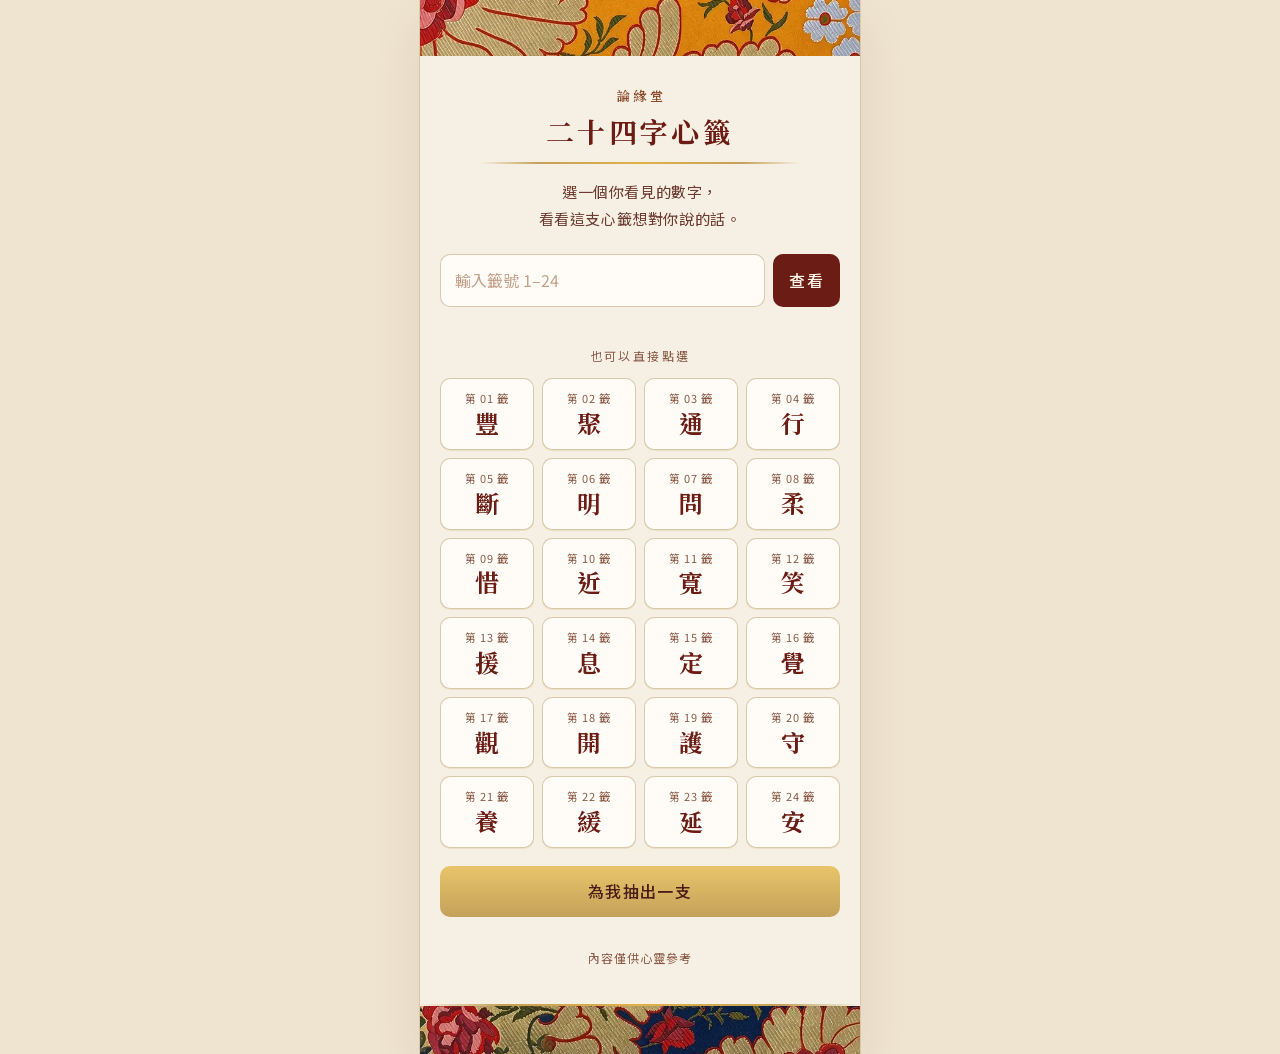
<file: xinqian/index.html>
<!DOCTYPE html>
<html lang="zh-Hant">
<head>
  <meta charset="utf-8">
  <meta name="viewport" content="width=device-width, initial-scale=1">
  <meta name="theme-color" content="#F6F0E4">
  <title>論緣堂｜二十四字心籤</title>
  <meta name="description" content="論緣堂二十四字心籤，選一個數字，看看這支心籤想對你說的話。">
  <link rel="stylesheet" href="assets/style.css">
</head>
<body>
  <div class="page">
    <img class="brocade" src="assets/img/brocade-top.webp" alt="">

    <main id="view-home" class="view wrap">
      <header class="brand">
        <div class="brand-kicker">論緣堂</div>
        <h1>二十四字心籤</h1>
      </header>
      <hr class="gold-line" style="margin:12px 40px 0">
      <p class="lead">選一個你看見的數字，<br>看看這支心籤想對你說的話。</p>

      <form id="lot-form" class="picker">
        <input id="lot-input" type="number" inputmode="numeric" min="1" max="24" placeholder="輸入籤號 1–24" aria-label="輸入籤號">
        <button class="btn btn-primary" type="submit">查看</button>
      </form>
      <p id="lot-error" class="error" role="status"></p>

      <p class="subhead">也可以直接點選</p>
      <div id="lot-grid" class="grid"></div>

      <button id="draw-btn" class="btn btn-gold btn-block draw-btn" type="button">為我抽出一支</button>
      <p class="foot">內容僅供心靈參考</p>
    </main>

    <article id="view-result" class="view wrap">
      <div class="topbar">
        <button id="back-btn" class="back" type="button">← 再看其他籤</button>
      </div>
      <p class="brand-kicker result-brand">論緣堂｜二十四字心籤</p>
      <p id="lot-no" class="lot-no"></p>
      <div id="lot-char" class="lot-char"></div>
      <div class="rule"></div>
      <p id="lot-verse" class="verse"></p>

      <section class="deity-card" id="deity-card">
        <img id="deity-img" alt="">
        <h2 id="deity-name" class="deity-name"></h2>
      </section>

      <section class="section">
        <h2>生活指引</h2>
        <div class="guide">
          <h3>家庭</h3>
          <p id="g-family"></p>
        </div>
        <div class="guide">
          <h3>關係</h3>
          <p id="g-relation"></p>
        </div>
        <div class="guide">
          <h3>自身</h3>
          <p id="g-self"></p>
        </div>
      </section>

      <section class="section">
        <h2>本尊智慧提點</h2>
        <p id="wisdom" class="wisdom"></p>
      </section>

      <section class="section">
        <h2>這週可以做的一件小事</h2>
        <p id="weekly" class="weekly"></p>
      </section>

      <section class="section">
        <h2>對應水晶</h2>
        <p id="crystal-name" class="crystal-name"></p>
        <p id="crystal-cat" class="crystal-cat"></p>
        <p id="crystal-text" class="crystal-text"></p>
        <a id="crystal-link" class="btn btn-yuan btn-block" href="#" target="_blank" rel="noopener noreferrer">你可能需要的緣拾是…</a>
      </section>

      <div class="actions">
        <a class="btn btn-line" href="https://lin.ee/YxzXyc0" target="_blank" rel="noopener noreferrer">找老師聊聊你的情況</a>
        <div class="row2">
          <button id="copy-btn" class="btn btn-ghost" type="button">複製分享</button>
          <button id="again-btn" class="btn btn-ghost" type="button">再看其他籤</button>
        </div>
      </div>
      <p class="foot">內容僅供心靈參考</p>
    </article>

    <hr class="gold-line">
    <img class="brocade bottom" src="assets/img/brocade-bottom.webp" alt="">
  </div>

  <div id="draw-overlay" class="overlay" aria-hidden="true">
    <div id="spin-char" class="spin-char">籤</div>
    <p>心籤為你抽出</p>
  </div>
  <div id="toast" class="toast" role="status"></div>

  <script src="assets/lots.js"></script>
  <script src="assets/app.js"></script>
</body>
</html>
</file>
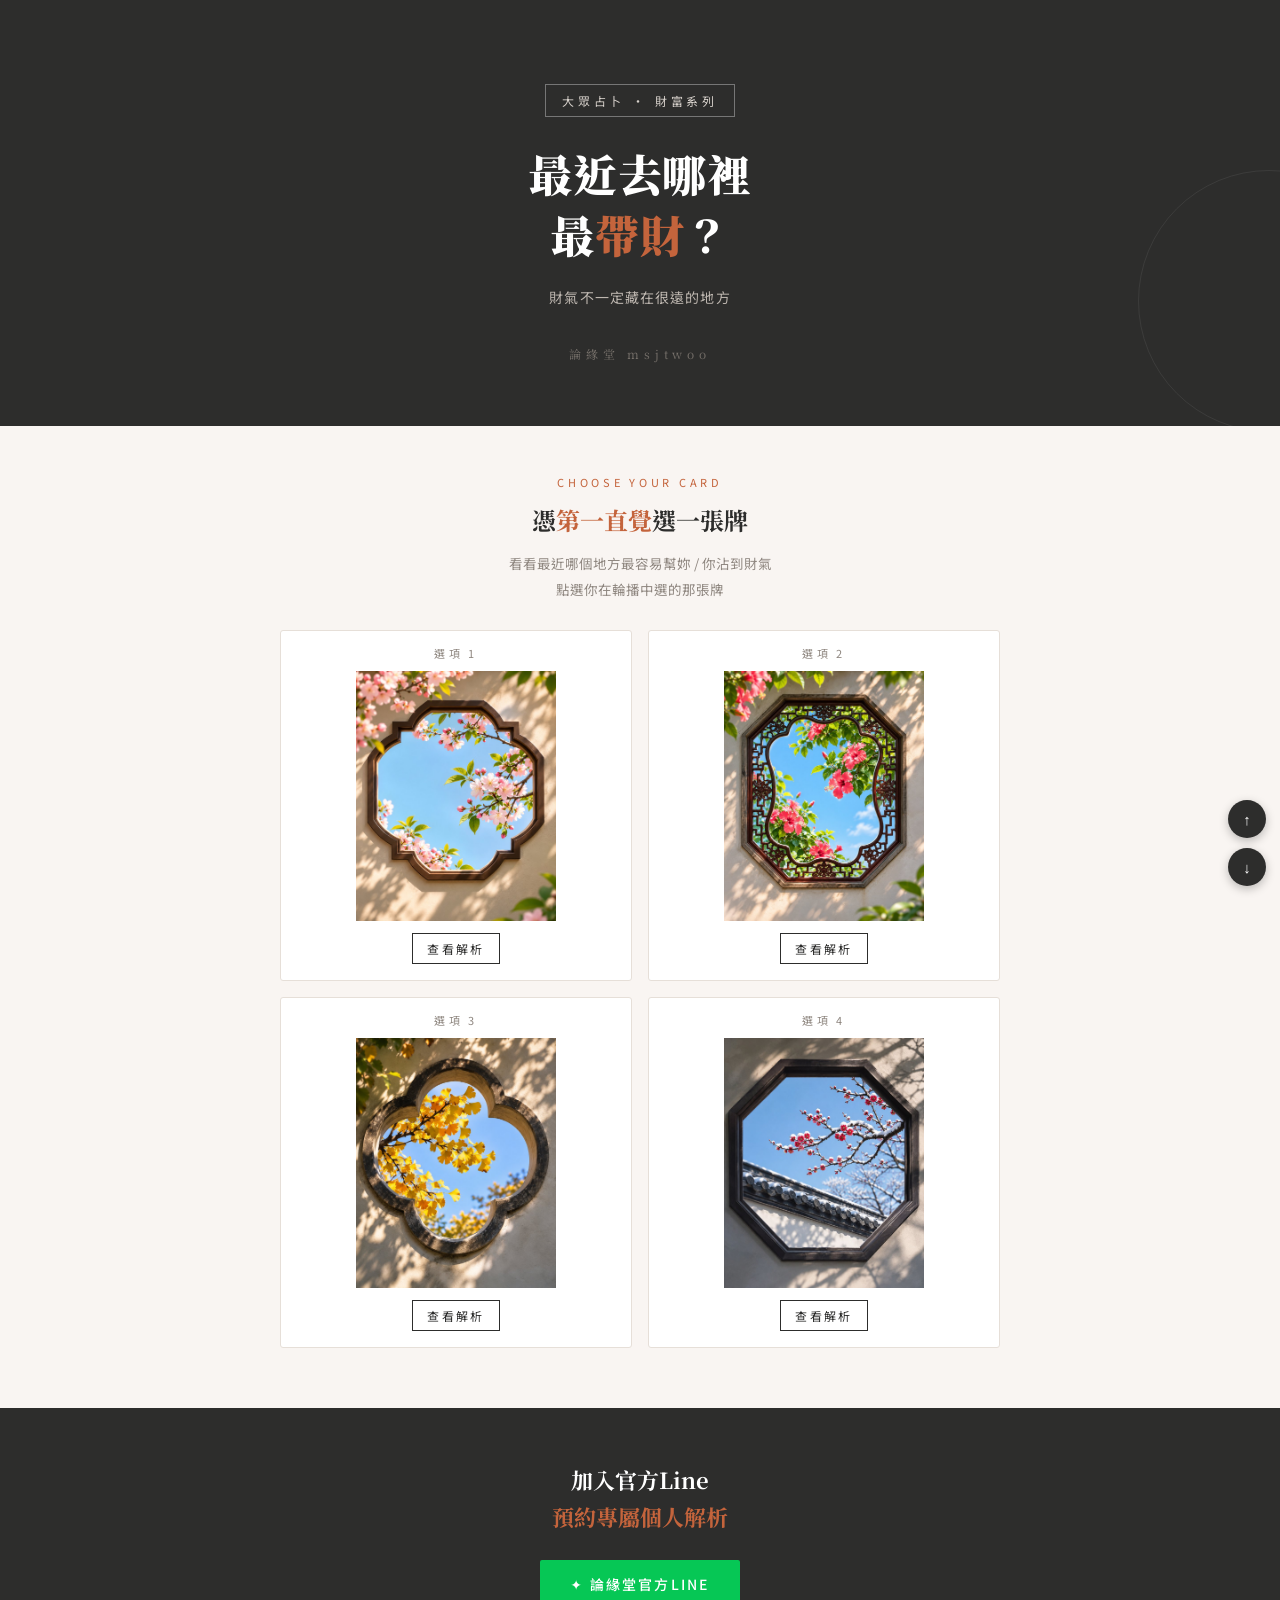
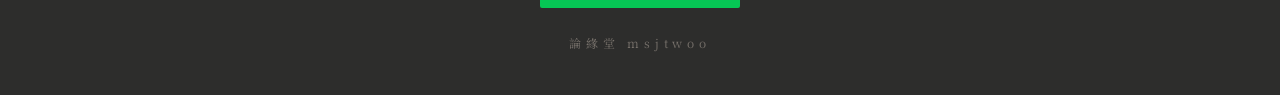
<file: tishen/1120/index.html>
<!doctype html>
<html lang="zh-Hant"><head>
<meta charset="utf-8"><meta name="viewport" content="width=device-width,initial-scale=1,viewport-fit=cover">
<title>最近去哪裡最帶財？・解析頁</title>
<meta name="robots" content="noindex">
<link rel="preconnect" href="https://fonts.googleapis.com"><link rel="preconnect" href="https://fonts.gstatic.com" crossorigin>
<link href="https://fonts.googleapis.com/css2?family=Noto+Sans+TC:wght@400;500;700&family=Noto+Serif+TC:wght@600;700;900&display=swap" rel="stylesheet">
<style>
:root{--ink:#2d2d2c;--cream:#f9f5f2;--accent:#c4643c;--muted:#8f8780;--line:#e6dfd8;--green:#06c755}
*{box-sizing:border-box;margin:0;padding:0}
html{scroll-behavior:smooth}
body{font-family:"Noto Sans TC",system-ui,sans-serif;background:var(--cream);color:var(--ink);-webkit-font-smoothing:antialiased}
.serif{font-family:"Noto Serif TC",serif}
em{font-style:normal;color:var(--accent)}
.wrap{max-width:760px;margin:0 auto;padding:0 20px}
/* hero */
.hero{background:var(--ink);color:#fff;text-align:center;padding:64px 20px 52px;position:relative;overflow:hidden}
.hero::after{content:"";position:absolute;right:-120px;top:40%;width:260px;height:260px;border:1px solid rgba(255,255,255,.07);border-radius:50%}
.tagbox{display:inline-block;border:1px solid rgba(255,255,255,.35);padding:7px 16px;font-size:12px;letter-spacing:.32em;color:#d8d2cc;margin-bottom:26px}
.hero h1{font-family:"Noto Serif TC",serif;font-weight:900;font-size:clamp(30px,8.6vw,44px);line-height:1.38;letter-spacing:.02em}
.hero .sub{margin-top:20px;font-size:14px;line-height:1.9;color:#bdb6af;letter-spacing:.08em}
.brand{margin-top:34px;font-size:12px;letter-spacing:.4em;color:#77716b;font-family:"Noto Serif TC",serif}
/* choose */
.choose{padding:48px 0 12px;text-align:center}
.eyebrow{font-size:11px;letter-spacing:.34em;color:var(--accent)}
.choose h2{font-family:"Noto Serif TC",serif;font-weight:700;font-size:24px;margin:12px 0 14px}
.choose p{font-size:13.5px;line-height:1.9;color:var(--muted)}
.grid{display:grid;grid-template-columns:1fr 1fr;gap:12px;margin-top:28px}
.card{background:#fff;border:1px solid var(--line);border-radius:3px;padding:14px 10px 16px;cursor:pointer;text-align:center;transition:.2s;-webkit-tap-highlight-color:transparent}
.card .opt{font-size:11px;letter-spacing:.3em;color:var(--muted);margin-bottom:10px}
.card img{width:100%;max-width:200px;aspect-ratio:4/5;object-fit:cover;display:block;margin:0 auto}
.card .btn{display:inline-block;margin-top:12px;border:1px solid var(--ink);padding:6px 14px;font-size:12px;letter-spacing:.2em;color:var(--ink);background:#fff;transition:.2s}
.card.on{border-color:var(--accent);background:#fff7f3}
.card.on .btn{background:var(--accent);border-color:var(--accent);color:#fff}
/* result */
.result{display:none;border-top:1px solid var(--line);margin-top:36px;padding:32px 0 8px}
.result.show{display:block;animation:fade .35s ease}
@keyframes fade{from{opacity:0;transform:translateY(8px)}to{opacity:1;transform:none}}
.rhead{display:flex;gap:16px;align-items:flex-start}
.rhead>div{flex:1;min-width:0}
.rsub,.rtitle{overflow-wrap:anywhere}
body{overflow-x:hidden}
.rhead img{width:104px;aspect-ratio:4/5;object-fit:cover;flex:none}
.rlabel{font-size:11px;letter-spacing:.28em;color:var(--accent)}
.rtitle{font-family:"Noto Serif TC",serif;font-weight:900;font-size:23px;line-height:1.35;margin:8px 0 6px}
.rsub{font-family:"Noto Serif TC",serif;font-weight:700;font-size:15px;line-height:1.6;color:var(--accent)}
.meta{display:flex;gap:10px;margin-top:12px;font-size:12.5px;line-height:1.7;align-items:baseline}
.meta .k{flex:none;color:var(--muted);letter-spacing:.14em;font-size:11.5px}
.meta .stars{color:var(--accent);letter-spacing:.12em;font-size:16px}
.meta .v{color:#4a4541}
.rbody{background:#fff;border:1px solid var(--line);border-radius:3px;padding:24px 20px;margin-top:22px}
.rbody p{font-size:15px;line-height:1.95;margin-bottom:14px;color:#3a3633}
.rbody p:last-child{margin-bottom:0}
.rbody b{color:var(--ink);font-weight:700}
.rsum{background:var(--ink);color:#fff;padding:20px 20px 22px;margin-top:16px}
.rsum .k{font-size:11px;letter-spacing:.28em;color:var(--accent);margin-bottom:8px}
.rsum .t{font-size:14.5px;line-height:1.9;color:#e7e1db}
.rsum .s{font-family:"Noto Serif TC",serif;font-weight:700;font-size:17px;line-height:1.7;margin-top:14px;padding-top:14px;border-top:1px solid rgba(255,255,255,.14)}
.racts{display:flex;justify-content:space-between;margin-top:22px;gap:10px}
.racts a{border:1px solid var(--line);background:#fff;padding:9px 14px;font-size:12.5px;letter-spacing:.14em;color:var(--ink);text-decoration:none}
/* footer */
.foot{background:var(--ink);color:#fff;text-align:center;padding:56px 20px 44px;margin-top:48px}
.foot h3{font-family:"Noto Serif TC",serif;font-weight:700;font-size:22px}
.foot h4{font-family:"Noto Serif TC",serif;font-weight:700;font-size:22px;color:var(--accent);margin-top:6px}
.line{display:inline-block;margin-top:28px;background:var(--green);color:#fff;text-decoration:none;padding:14px 30px;font-size:14px;letter-spacing:.16em;font-weight:500;border-radius:2px}
.foot .brand{margin-top:26px}
/* float */
.fab{position:fixed;right:14px;bottom:calc(14px + env(safe-area-inset-bottom));display:flex;flex-direction:column;gap:10px;z-index:9}
.fab button{width:38px;height:38px;border-radius:50%;border:0;background:var(--ink);color:#fff;font-size:15px;box-shadow:0 3px 10px rgba(0,0,0,.25);cursor:pointer}
@media (min-width:640px){.grid{gap:16px}.rhead>div{flex:1;min-width:0}
.rsub,.rtitle{overflow-wrap:anywhere}
body{overflow-x:hidden}
.rhead img{width:150px}.rtitle{font-size:27px}.hero{padding:84px 20px 64px}}
</style></head>
<body>
<header class="hero" id="top">
  <div class="tagbox" id="tag"></div>
  <h1 id="h1"></h1>
  <div class="sub" id="sub"></div>
  <div class="brand" id="brand1"></div>
</header>
<main class="wrap">
  <section class="choose" id="choose">
    <div class="eyebrow">CHOOSE YOUR CARD</div>
    <h2>憑<em>第一直覺</em>選一張牌</h2>
    <p id="q"></p><p id="hint"></p>
    <div class="grid" id="grid"></div>
  </section>
  <section class="result" id="result"></section>
</main>
<footer class="foot" id="book">
  <h3>加入官方Line</h3><h4>預約專屬個人解析</h4>
  <a class="line" id="line" target="_blank" rel="noopener">✦ 論緣堂官方LINE</a>
  <div class="brand" id="brand2"></div>
</footer>
<div class="fab"><button aria-label="上" onclick="scrollTo({top:0})">↑</button><button aria-label="下" onclick="scrollTo({top:document.body.scrollHeight})">↓</button></div>
<script id="data" type="application/json">{"slug":"1120","date":"2026-11-20","page_title":"最近去哪裡最帶財？・解析頁","series":"財富系列","type_label":"大眾占卜","headline":"最近去哪裡最帶財？","headline_break_after":"最近去哪裡","keyword":"帶財","subtitle":"財氣不一定藏在很遠的地方","brand":"論緣堂 msjtwoo","question":"看看最近哪個地方最容易幫妳 / 你沾到財氣","pick_hint":"點選你在輪播中選的那張牌","result_short_label":"財氣","line_url":"https://lin.ee/YxzXyc0","cards":[{"title":"財藏人脈，守財不易","subtitle":"熟悉的地方有機會，但別讓錢從手中溜走","meta_label":"財氣地點","meta_value":"商務中心、公司周邊、熟悉的店家、既有客戶常出沒的場所","body":["**這組的財氣，藏在你原本就擁有的人脈與資源裡。**","最近不一定要特別跑去陌生的地方找機會，反而是平常工作的環境、經常拜訪的店家，或是過去合作過的客戶，都可能帶來新的財路。","例如在公司附近吃飯時，剛好遇到以前的合作夥伴；或是原本很久沒聯絡的客戶，突然想起你，主動詢問新的合作。","但這組最大的問題是，**看起來有機會賺錢，實際上卻不一定能把錢留下來。**","可能是熟人介紹的案子，最後因為人情壓力不好意思收費；也可能是合作談得很順利，真正要執行時，才發現利潤沒有想像中好。","甚至有些原本看起來很有規模的計畫，最後沒有真正發展起來。","所以這個月與其一直尋找新機會，不如先把手上已經擁有的資源重新整理。"],"summary_label":"開財指引","summary":"多走動熟悉的商業圈，重新聯繫舊客戶，但涉及報價、分潤與合作條件時，一定要先談清楚。","summary_strong":"真正能幫你開財的，不是認識多少人，而是能不能把既有的人脈轉換成實際收入。","img":"img/card1.jpg"},{"title":"桃花帶路，財氣未穩","subtitle":"熱鬧的地方有機會，但別讓情緒替你做決定","meta_label":"財氣地點","meta_value":"早午餐店、咖啡廳、朋友聚會、婚禮與喜慶場合","body":["**最近的財氣，可能來自一次讓你感到開心的人際互動。**","例如朋友臨時約你吃飯、參加婚禮，或是透過聚會認識新的朋友，都有機會接觸到原本生活圈以外的資源。","甚至可能有人主動提出合作、介紹客戶，或分享一個讓你很感興趣的賺錢機會。","不過，這組最需要注意的是，**最近容易因為情緒、好感或一時的興奮，而影響自己的判斷。**","例如剛認識一個聊得很投緣的人，就覺得對方很值得信任；或是朋友提出合作邀請，明明還沒有了解實際內容，就因為不好意思拒絕而答應。","也可能原本只是出門吃頓飯，最後因為購物、聚餐或人情往來，花了比預期更多的錢。","所以這組雖然有認識新朋友、接觸新機會的可能，但目前仍然需要時間培養。","**有好感，不代表有好結果；聊得開心，也不代表一定能一起賺錢。**"],"summary_label":"開財指引","summary":"最近可以多接受朋友邀約，但不要在情緒高漲的時候做財務決定。遇到合作機會，至少先確認成本、分工與實際收益。","summary_strong":"財氣可能從人際關係開始，但能不能留下來，取決於你是否保持清醒。","img":"img/card2.jpg"},{"title":"貴人指路，財路未成","subtitle":"多接近有經驗的人，但別把希望全寄託在別人身上","meta_label":"財氣地點","meta_value":"專業講座、進修課程、書店、文化展覽、長輩與前輩聚會","body":["**這組最容易帶來財氣的地方，是能夠接觸專業知識、人生經驗，以及有能力提供協助的人的場所。**","最近很適合參加講座、進修課程，或是主動拜訪有經驗的前輩。","也可能是在書店、美術館、文化活動中，因為一次交流而得到新的啟發。","你可能會遇到一個很願意照顧你的人。","對方不只願意分享經驗，甚至會替你分析問題、介紹資源，或幫你思考接下來應該怎麼走。","但這組的特點是，**你可能想得很多、考慮得很周全，最後卻不一定真的做得成。**","例如一個合作機會，雙方討論了很久，也覺得方向不錯，但因為條件始終談不攏，最後不了了之。","或者有長輩願意提供幫助，但真正執行時，才發現資金、人力或時機都還沒有準備好。","另外，你也可能因為太願意照顧別人，花了很多時間幫忙解決問題，卻沒有真正替自己創造收入。"],"summary_label":"開財指引","summary":"多向有經驗的人請教，但聽完建議之後，要替自己設定具體的行動與期限。不要讓一個好機會永遠停留在討論階段。","summary_strong":"貴人可以替你指路，但能不能走出一條財路，最後還是要靠自己。","img":"img/card3.jpg"},{"title":"專業藏財，動中見機","subtitle":"走進能展現能力的地方，才容易遇見新的財路","meta_label":"財氣地點","meta_value":"產業展覽、專業交流會、工作坊、商務聚會、技術與知識型活動","body":["**這組的財氣，來自你本身擁有的專業能力，只是目前可能還沒有找到最適合發揮的地方。**","你可能很清楚自己擅長什麼，也累積了一定的經驗，但最近總覺得能力沒有被看見，或是明明做了很多，收入卻沒有跟著增加。","所以比起單純去熱鬧的地方走走，這組更適合前往能夠展現專業、接觸潛在客戶的場所。","例如參加產業展覽、專業交流活動，或是朋友臨時邀請的商務聚會。","可能只是一次簡單的自我介紹，就讓別人發現你的專長；也可能在交流過程中，突然有人提出合作邀請。","不過，這組要特別注意的是，**機會可能來得很突然，但也容易因為太急而出現問題。**","例如對方當場提出合作，你因為很想把握機會，還沒確認工作內容就答應。","或是太急著證明自己的能力，反而把原本可以好好談的事情弄得緊張。","甚至可能因為一時衝動，做出不符合自己專業價值的決定。","所以這組不是沒有財氣，而是**專業能力需要找到正確的舞台，才能真正轉換成收入。**"],"summary_label":"開財指引","summary":"最近多參加與自己專業相關的活動，主動讓別人知道你能解決什麼問題。但機會出現時，不要急著成交，先確認合作條件與自己的承接能力。","summary_strong":"你不需要一直尋找新的賺錢方法，有時候真正值錢的，就是你早已累積的能力。","img":"img/card4.jpg"}]}</script>
<script>
const D=JSON.parse(document.getElementById('data').textContent);
const esc=s=>String(s).replace(/&/g,'&amp;').replace(/</g,'&lt;').replace(/>/g,'&gt;');
const rich=s=>esc(s).replace(/\*\*(.+?)\*\*/g,'<b>$1</b>').replace(/\n/g,'<br>');
const hl=(s,k)=>k?s.split(k).join('<em>'+k+'</em>'):s;
const $=id=>document.getElementById(id);
$('tag').textContent=`${D.type_label} · ${D.series}`;
let h=esc(D.headline);if(D.headline_break_after)h=h.replace(esc(D.headline_break_after),esc(D.headline_break_after)+'<br>');
$('h1').innerHTML=hl(h,esc(D.keyword));
$('sub').innerHTML=rich(D.subtitle);
$('brand1').textContent=$('brand2').textContent=D.brand;
$('q').innerHTML=rich(D.question);$('hint').textContent=D.pick_hint;
$('line').href=D.line_url;
$('grid').innerHTML=D.cards.map((c,i)=>`<div class="card" data-i="${i}" role="button" tabindex="0"><div class="opt">選項 ${i+1}</div><img src="${esc(c.img)}" alt="選項 ${i+1}" loading="lazy"><span class="btn">查看解析</span></div>`).join('');
function pick(i,scroll){
  document.querySelectorAll('.card').forEach(el=>el.classList.toggle('on',+el.dataset.i===i));
  const c=D.cards[i],r=$('result');
  const meta=c.rating!=null?`<span class="stars">${'★'.repeat(c.rating)}${'☆'.repeat(5-c.rating)}</span><span class="v">${c.rating}/5</span>`:`<span class="v">${rich(c.meta_value)}</span>`;
  r.innerHTML=`<div class="rhead"><img src="${esc(c.img)}" alt=""><div>
    <div class="rlabel">CARD 0${i+1} · ${esc(D.result_short_label)}解析</div>
    <div class="rtitle">${rich(c.title)}</div><div class="rsub">${rich(c.subtitle)}</div>
    <div class="meta"><span class="k">${esc(c.meta_label)}</span>${meta}</div></div></div>
    <div class="rbody">${c.body.map(p=>`<p>${rich(p)}</p>`).join('')}</div>
    <div class="rsum">${c.summary_label?`<div class="k">${esc(c.summary_label)}</div>`:''}${c.summary?`<div class="t">${rich(c.summary)}</div>`:''}${c.summary_strong?`<div class="s">${rich(c.summary_strong)}</div>`:''}</div>
    <div class="racts"><a href="#choose">↑ 重新選牌</a><a href="#book">預約個人解析 ↓</a></div>`;
  r.classList.add('show');
  if(scroll)r.scrollIntoView({behavior:'smooth',block:'start'});
  history.replaceState(null,'','#card'+(i+1));
}
document.querySelectorAll('.card').forEach(el=>{el.onclick=()=>pick(+el.dataset.i,true);el.onkeydown=e=>{if(e.key==='Enter')pick(+el.dataset.i,true)}});
const m=location.hash.match(/^#card([1-4])$/);if(m)pick(+m[1]-1,false);
</script></body></html>
</file>
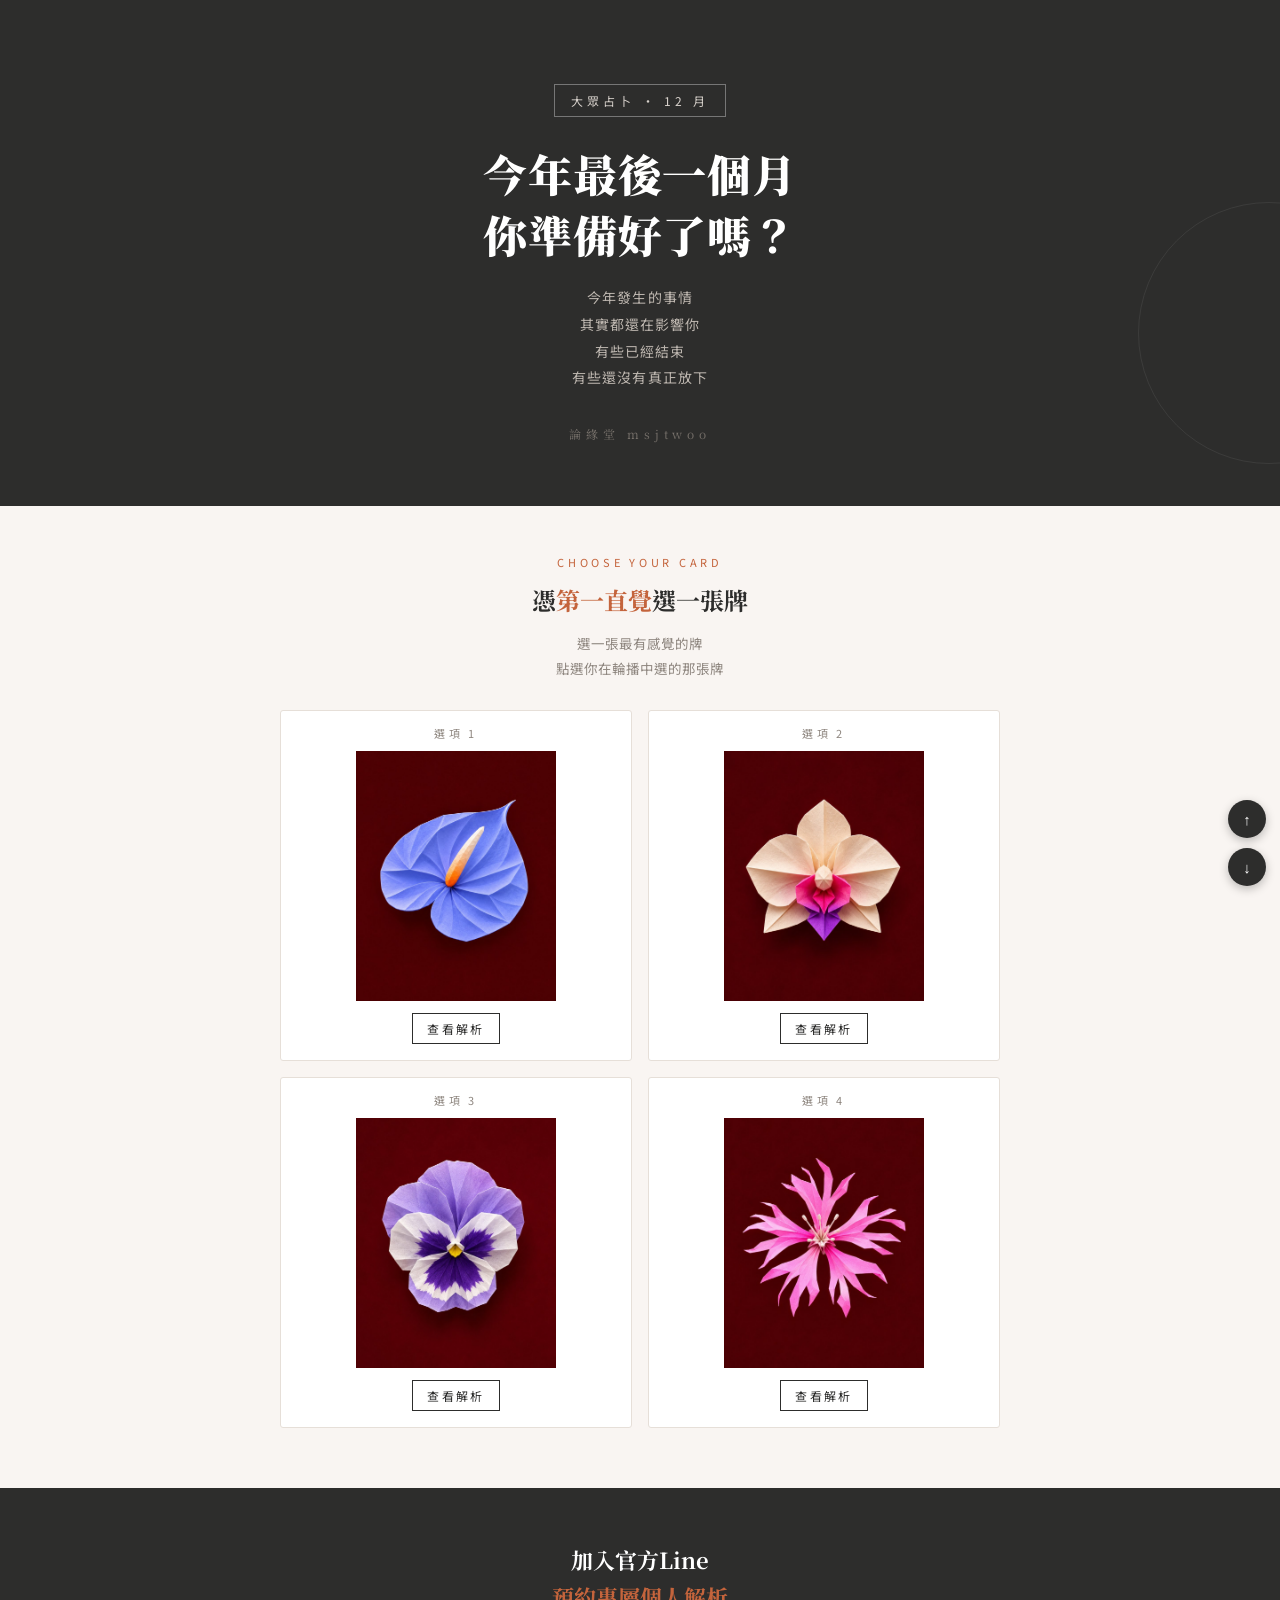
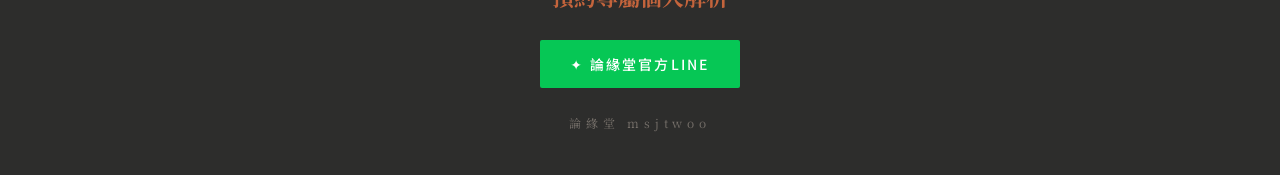
<file: tishen/1127/index.html>
<!doctype html>
<html lang="zh-Hant"><head>
<meta charset="utf-8"><meta name="viewport" content="width=device-width,initial-scale=1,viewport-fit=cover">
<title>今年最後一個月，你準備好了嗎？・解析頁</title>
<meta name="robots" content="noindex">
<link rel="preconnect" href="https://fonts.googleapis.com"><link rel="preconnect" href="https://fonts.gstatic.com" crossorigin>
<link href="https://fonts.googleapis.com/css2?family=Noto+Sans+TC:wght@400;500;700&family=Noto+Serif+TC:wght@600;700;900&display=swap" rel="stylesheet">
<style>
:root{--ink:#2d2d2c;--cream:#f9f5f2;--accent:#c4643c;--muted:#8f8780;--line:#e6dfd8;--green:#06c755}
*{box-sizing:border-box;margin:0;padding:0}
html{scroll-behavior:smooth}
body{font-family:"Noto Sans TC",system-ui,sans-serif;background:var(--cream);color:var(--ink);-webkit-font-smoothing:antialiased}
.serif{font-family:"Noto Serif TC",serif}
em{font-style:normal;color:var(--accent)}
.wrap{max-width:760px;margin:0 auto;padding:0 20px}
/* hero */
.hero{background:var(--ink);color:#fff;text-align:center;padding:64px 20px 52px;position:relative;overflow:hidden}
.hero::after{content:"";position:absolute;right:-120px;top:40%;width:260px;height:260px;border:1px solid rgba(255,255,255,.07);border-radius:50%}
.tagbox{display:inline-block;border:1px solid rgba(255,255,255,.35);padding:7px 16px;font-size:12px;letter-spacing:.32em;color:#d8d2cc;margin-bottom:26px}
.hero h1{font-family:"Noto Serif TC",serif;font-weight:900;font-size:clamp(30px,8.6vw,44px);line-height:1.38;letter-spacing:.02em}
.hero .sub{margin-top:20px;font-size:14px;line-height:1.9;color:#bdb6af;letter-spacing:.08em}
.brand{margin-top:34px;font-size:12px;letter-spacing:.4em;color:#77716b;font-family:"Noto Serif TC",serif}
/* choose */
.choose{padding:48px 0 12px;text-align:center}
.eyebrow{font-size:11px;letter-spacing:.34em;color:var(--accent)}
.choose h2{font-family:"Noto Serif TC",serif;font-weight:700;font-size:24px;margin:12px 0 14px}
.choose p{font-size:13.5px;line-height:1.9;color:var(--muted)}
.grid{display:grid;grid-template-columns:1fr 1fr;gap:12px;margin-top:28px}
.card{background:#fff;border:1px solid var(--line);border-radius:3px;padding:14px 10px 16px;cursor:pointer;text-align:center;transition:.2s;-webkit-tap-highlight-color:transparent}
.card .opt{font-size:11px;letter-spacing:.3em;color:var(--muted);margin-bottom:10px}
.card img{width:100%;max-width:200px;aspect-ratio:4/5;object-fit:cover;display:block;margin:0 auto}
.card .btn{display:inline-block;margin-top:12px;border:1px solid var(--ink);padding:6px 14px;font-size:12px;letter-spacing:.2em;color:var(--ink);background:#fff;transition:.2s}
.card.on{border-color:var(--accent);background:#fff7f3}
.card.on .btn{background:var(--accent);border-color:var(--accent);color:#fff}
/* result */
.result{display:none;border-top:1px solid var(--line);margin-top:36px;padding:32px 0 8px}
.result.show{display:block;animation:fade .35s ease}
@keyframes fade{from{opacity:0;transform:translateY(8px)}to{opacity:1;transform:none}}
.rhead{display:flex;gap:16px;align-items:flex-start}
.rhead>div{flex:1;min-width:0}
.rsub,.rtitle{overflow-wrap:anywhere}
body{overflow-x:hidden}
.rhead img{width:104px;aspect-ratio:4/5;object-fit:cover;flex:none}
.rlabel{font-size:11px;letter-spacing:.28em;color:var(--accent)}
.rtitle{font-family:"Noto Serif TC",serif;font-weight:900;font-size:23px;line-height:1.35;margin:8px 0 6px}
.rsub{font-family:"Noto Serif TC",serif;font-weight:700;font-size:15px;line-height:1.6;color:var(--accent)}
.meta{display:flex;gap:10px;margin-top:12px;font-size:12.5px;line-height:1.7;align-items:baseline}
.meta .k{flex:none;color:var(--muted);letter-spacing:.14em;font-size:11.5px}
.meta .stars{color:var(--accent);letter-spacing:.12em;font-size:16px}
.meta .v{color:#4a4541}
.rbody{background:#fff;border:1px solid var(--line);border-radius:3px;padding:24px 20px;margin-top:22px}
.rbody p{font-size:15px;line-height:1.95;margin-bottom:14px;color:#3a3633}
.rbody p:last-child{margin-bottom:0}
.rbody b{color:var(--ink);font-weight:700}
.rsum{background:var(--ink);color:#fff;padding:20px 20px 22px;margin-top:16px}
.rsum .k{font-size:11px;letter-spacing:.28em;color:var(--accent);margin-bottom:8px}
.rsum .t{font-size:14.5px;line-height:1.9;color:#e7e1db}
.rsum .s{font-family:"Noto Serif TC",serif;font-weight:700;font-size:17px;line-height:1.7;margin-top:14px;padding-top:14px;border-top:1px solid rgba(255,255,255,.14)}
.racts{display:flex;justify-content:space-between;margin-top:22px;gap:10px}
.racts a{border:1px solid var(--line);background:#fff;padding:9px 14px;font-size:12.5px;letter-spacing:.14em;color:var(--ink);text-decoration:none}
/* footer */
.foot{background:var(--ink);color:#fff;text-align:center;padding:56px 20px 44px;margin-top:48px}
.foot h3{font-family:"Noto Serif TC",serif;font-weight:700;font-size:22px}
.foot h4{font-family:"Noto Serif TC",serif;font-weight:700;font-size:22px;color:var(--accent);margin-top:6px}
.line{display:inline-block;margin-top:28px;background:var(--green);color:#fff;text-decoration:none;padding:14px 30px;font-size:14px;letter-spacing:.16em;font-weight:500;border-radius:2px}
.foot .brand{margin-top:26px}
/* float */
.fab{position:fixed;right:14px;bottom:calc(14px + env(safe-area-inset-bottom));display:flex;flex-direction:column;gap:10px;z-index:9}
.fab button{width:38px;height:38px;border-radius:50%;border:0;background:var(--ink);color:#fff;font-size:15px;box-shadow:0 3px 10px rgba(0,0,0,.25);cursor:pointer}
@media (min-width:640px){.grid{gap:16px}.rhead>div{flex:1;min-width:0}
.rsub,.rtitle{overflow-wrap:anywhere}
body{overflow-x:hidden}
.rhead img{width:150px}.rtitle{font-size:27px}.hero{padding:84px 20px 64px}}
</style></head>
<body>
<header class="hero" id="top">
  <div class="tagbox" id="tag"></div>
  <h1 id="h1"></h1>
  <div class="sub" id="sub"></div>
  <div class="brand" id="brand1"></div>
</header>
<main class="wrap">
  <section class="choose" id="choose">
    <div class="eyebrow">CHOOSE YOUR CARD</div>
    <h2>憑<em>第一直覺</em>選一張牌</h2>
    <p id="q"></p><p id="hint"></p>
    <div class="grid" id="grid"></div>
  </section>
  <section class="result" id="result"></section>
</main>
<footer class="foot" id="book">
  <h3>加入官方Line</h3><h4>預約專屬個人解析</h4>
  <a class="line" id="line" target="_blank" rel="noopener">✦ 論緣堂官方LINE</a>
  <div class="brand" id="brand2"></div>
</footer>
<div class="fab"><button aria-label="上" onclick="scrollTo({top:0})">↑</button><button aria-label="下" onclick="scrollTo({top:document.body.scrollHeight})">↓</button></div>
<script id="data" type="application/json">{"slug":"1127","date":"2026-11-27","page_title":"今年最後一個月，你準備好了嗎？・解析頁","series":"12 月","type_label":"大眾占卜","headline":"今年最後一個月你準備好了嗎？","headline_break_after":"今年最後一個月","keyword":"","subtitle":"今年發生的事情\n其實都還在影響你\n有些已經結束\n有些還沒有真正放下","brand":"論緣堂 msjtwoo","question":"選一張最有感覺的牌","pick_hint":"點選你在輪播中選的那張牌","result_short_label":"12 月","line_url":"https://lin.ee/y6Pv4v8","cards":[{"title":"方向未定，貴人引路","subtitle":"不必急著找到答案，新的可能正在醞釀","meta_label":"12 月關鍵字","meta_value":"重新定位、貴人協助、新的契機","body":["這個月可能會對原本堅持的事情產生動搖。","過去很確定自己想要什麼，也有一個努力的方向，但到了年底，卻開始懷疑繼續走下去是不是自己真正想要的。可能是工作上的目標、經營已久的感情，或是原本對未來的規劃，突然覺得沒有那麼篤定了。","不過，這個月有機會遇到願意提供協助的人，尤其可能是一位女性同事、朋友、主管或長輩。可能是一次談話、一個邀約，或是有人提出不同的建議，讓你開始看見另一種可能性。","例如年底和朋友吃飯時，對方剛好提到明年有一個合作、職缺或課程，問你有沒有興趣；或是主管私下透露，明年想交給你一個新的任務。這個新的方向目前還在萌芽階段，未必能立刻看見成果，也不需要急著做出決定。","但這組最需要注意的是，新的可能性還很脆弱。例如因為太想替自己找到出口，細節還沒談好，就先跟身邊的人宣布要轉換跑道。也可能一時心急，把原本的工作或關係直接放掉，新的機會卻還沒真正成形。甚至為了證明自己還是對的，硬撐著把年底目標衝完，結果把力氣耗在已經不想要的方向上。","12 月可能發生的事： 接觸新的工作方向、收到他人的邀約或協助，重新思考明年的生活規劃。"],"summary_label":"年末收尾指引","summary":"不必為了證明過去的選擇是對的，就繼續堅持一個已經不適合自己的方向。有人主動給你建議或機會時，先好好聽；新的計畫在細節確定之前，先別跟太多人說。","summary_strong":"今年不一定要以一個完美的結果結束，也可以帶著一個新的可能性，走進明年。","img":"img/card1.jpg"},{"title":"放下執念，止住消耗","subtitle":"不再勉強掌控，反而有機會迎來好轉","meta_label":"12 月關鍵字","meta_value":"放下控制、重新衡量、止跌回穩","body":["這個月可能會發現，有些事情已經不是努力就能夠掌控的。","原本習慣用理性、效率或實際成果來衡量一件事，但最近可能更容易受到情緒、人情或個人感受的影響，做出與過去不同的選擇。工作上可能不再那麼堅持自己的做法；金錢上可能因為人情而有所妥協；感情上也可能逐漸放下想要掌握關係走向的念頭。","這種失去掌控的感覺，不見得是一件壞事。有些持續消耗你的事情，反而可能因為不再強求，而逐漸停止惡化。原本停滯的工作、低迷的心情，或是一段讓人疲憊的關係，都有機會慢慢回到比較平穩的狀態，但還不代表已經完全恢復。","但這組最需要注意的是，人情和情緒很容易在年底影響你的荷包。例如尾牙、聚餐、送禮一個接一個，每次花錢都覺得還好，月底一看帳單才發現超出很多。也可能朋友開口借錢或找你合作，你因為不好意思拒絕就答應了。甚至想在年底前把今年的損失補回來，就答應一筆沒有算清楚的投資。","12 月可能發生的事： 重新調整財務安排、放下部分責任、改變合作方式，或是原本不順利的事情出現緩和的跡象。"],"summary_label":"年末收尾指引","summary":"重新檢視哪些事情值得繼續投入，哪些只是因為不甘心，所以遲遲不願意放手。遇到要花錢、要答應別人的事，先把成本算過再回覆，替年底的花費設一個上限。","summary_strong":"今年最後一個月，不一定要再多得到什麼，能夠停止不必要的消耗，本身就是一種收穫。","img":"img/card2.jpg"},{"title":"慾望未減，新的篇章","subtitle":"機會正在增加，但別讓野心超過自己的能力","meta_label":"12 月關鍵字","meta_value":"慾望擴張、突破限制、新局展開","body":["這個月可能會突然對很多事情產生興趣，也開始對明年有更多的期待。","想賺更多錢、想認識更多人、想拓展事業，甚至想要改變自己的生活方式。原本限制自己的一些規則、顧慮或框架，也可能逐漸鬆動，讓你更願意嘗試過去不敢做的事情。","例如在尾牙、聖誕聚會或跨年活動上，認識了聊得很投緣的新朋友；或是有人主動找你談明年的合作，讓你對新的一年充滿想像。這個月確實有新的事物開始發展的可能。","但這組最需要注意的是，想要的東西可能比目前真正能夠負荷的還要多，而且這股想要的力量會一直長大。例如同時接下太多工作，每一件都想做好，最後把自己忙到很累；聚會時搶著買單、為了跨年行程和新衣服花了一大筆錢，只為了維持形象。也可能在感情或社交上出現新的吸引力，但因為界線不夠清楚，讓事情變得比原本想像中複雜。甚至因為想要更好的生活，做出超過自己能力範圍的承諾。","12 月可能發生的事： 新的合作邀約、社交活動增加、接觸新的感情對象，或是開始籌備明年的計畫。"],"summary_label":"年末收尾指引","summary":"可以有野心，也可以對未來充滿期待，但不要為了讓自己看起來過得更好，而勉強支撐一個超過能力範圍的生活。花錢、答應邀約之前先想一想，這是為了自己，還是為了面子。","summary_strong":"真正值得帶進明年的，是能夠長久發展的機會；一時滿足慾望的選擇，就留在今年。","img":"img/card3.jpg"},{"title":"根基已穩，時機未至","subtitle":"手上的資源比想像中多，不必急著證明成果","meta_label":"12 月關鍵字","meta_value":"資源整合、穩定累積、延後發展","body":["這個月適合好好盤點自己這一年累積下來的東西。","無論是金錢、工作經驗、專業能力，還是身邊值得信任的人，其實已經具備了一定的基礎。例如年終結算時，發現今年其實存下了一筆錢；客戶的尾款、年終獎金順利入帳。也有機會得到身邊人的協助，可能是同事、朋友或另一半主動幫你分擔年底的工作，或是透過自己的能力，把原本分散的資源重新整合起來。","但這組最需要注意的是，這個月的發展速度可能沒有預期中快。例如以為會談成的加薪、升職，或原本以為年底以前可以完成的合作，最後延到明年再說。也可能年終獎金或今年的收入，比你想像中少一些。甚至已經開始為新的位置或新的計畫做準備，到了最後才發現時機還沒成熟，只能先維持現狀。","這不一定是能力不足，也不代表手上的資源沒有價值，只是目前還沒有發展到預期的規模。與其急著擴張，不如趁這個月把帳目、工作流程、合作關係，以及明年的資源配置整理好。","12 月可能發生的事： 整理財務、獲得工作上的協助、重新分配資源，或是原定年底完成的計畫有所延後。"],"summary_label":"年末收尾指引","summary":"不要因為今年還沒有達到理想中的成績，就否定自己這一整年的累積。把收入、存款和待收款項整理清楚，該追的款項主動去追，幫過你的人也要好好答謝。","summary_strong":"有些成果不需要趕在今年兌現。把基礎打好，反而更有利於明年的發展。","img":"img/card4.jpg"}]}</script>
<script>
const D=JSON.parse(document.getElementById('data').textContent);
const esc=s=>String(s).replace(/&/g,'&amp;').replace(/</g,'&lt;').replace(/>/g,'&gt;');
const rich=s=>esc(s).replace(/\*\*(.+?)\*\*/g,'<b>$1</b>').replace(/\n/g,'<br>');
const hl=(s,k)=>k?s.split(k).join('<em>'+k+'</em>'):s;
const $=id=>document.getElementById(id);
$('tag').textContent=`${D.type_label} · ${D.series}`;
let h=esc(D.headline);if(D.headline_break_after)h=h.replace(esc(D.headline_break_after),esc(D.headline_break_after)+'<br>');
$('h1').innerHTML=hl(h,esc(D.keyword));
$('sub').innerHTML=rich(D.subtitle);
$('brand1').textContent=$('brand2').textContent=D.brand;
$('q').innerHTML=rich(D.question);$('hint').textContent=D.pick_hint;
$('line').href=D.line_url;
$('grid').innerHTML=D.cards.map((c,i)=>`<div class="card" data-i="${i}" role="button" tabindex="0"><div class="opt">選項 ${i+1}</div><img src="${esc(c.img)}" alt="選項 ${i+1}" loading="lazy"><span class="btn">查看解析</span></div>`).join('');
function pick(i,scroll){
  document.querySelectorAll('.card').forEach(el=>el.classList.toggle('on',+el.dataset.i===i));
  const c=D.cards[i],r=$('result');
  const meta=c.rating!=null?`<span class="stars">${'★'.repeat(c.rating)}${'☆'.repeat(5-c.rating)}</span><span class="v">${c.rating}/5</span>`:`<span class="v">${rich(c.meta_value)}</span>`;
  r.innerHTML=`<div class="rhead"><img src="${esc(c.img)}" alt=""><div>
    <div class="rlabel">CARD 0${i+1} · ${esc(D.result_short_label)}解析</div>
    <div class="rtitle">${rich(c.title)}</div><div class="rsub">${rich(c.subtitle)}</div>
    <div class="meta"><span class="k">${esc(c.meta_label)}</span>${meta}</div></div></div>
    <div class="rbody">${c.body.map(p=>`<p>${rich(p)}</p>`).join('')}</div>
    <div class="rsum">${c.summary_label?`<div class="k">${esc(c.summary_label)}</div>`:''}${c.summary?`<div class="t">${rich(c.summary)}</div>`:''}${c.summary_strong?`<div class="s">${rich(c.summary_strong)}</div>`:''}</div>
    <div class="racts"><a href="#choose">↑ 重新選牌</a><a href="#book">預約個人解析 ↓</a></div>`;
  r.classList.add('show');
  if(scroll)r.scrollIntoView({behavior:'smooth',block:'start'});
  history.replaceState(null,'','#card'+(i+1));
}
document.querySelectorAll('.card').forEach(el=>{el.onclick=()=>pick(+el.dataset.i,true);el.onkeydown=e=>{if(e.key==='Enter')pick(+el.dataset.i,true)}});
const m=location.hash.match(/^#card([1-4])$/);if(m)pick(+m[1]-1,false);
</script></body></html>
</file>
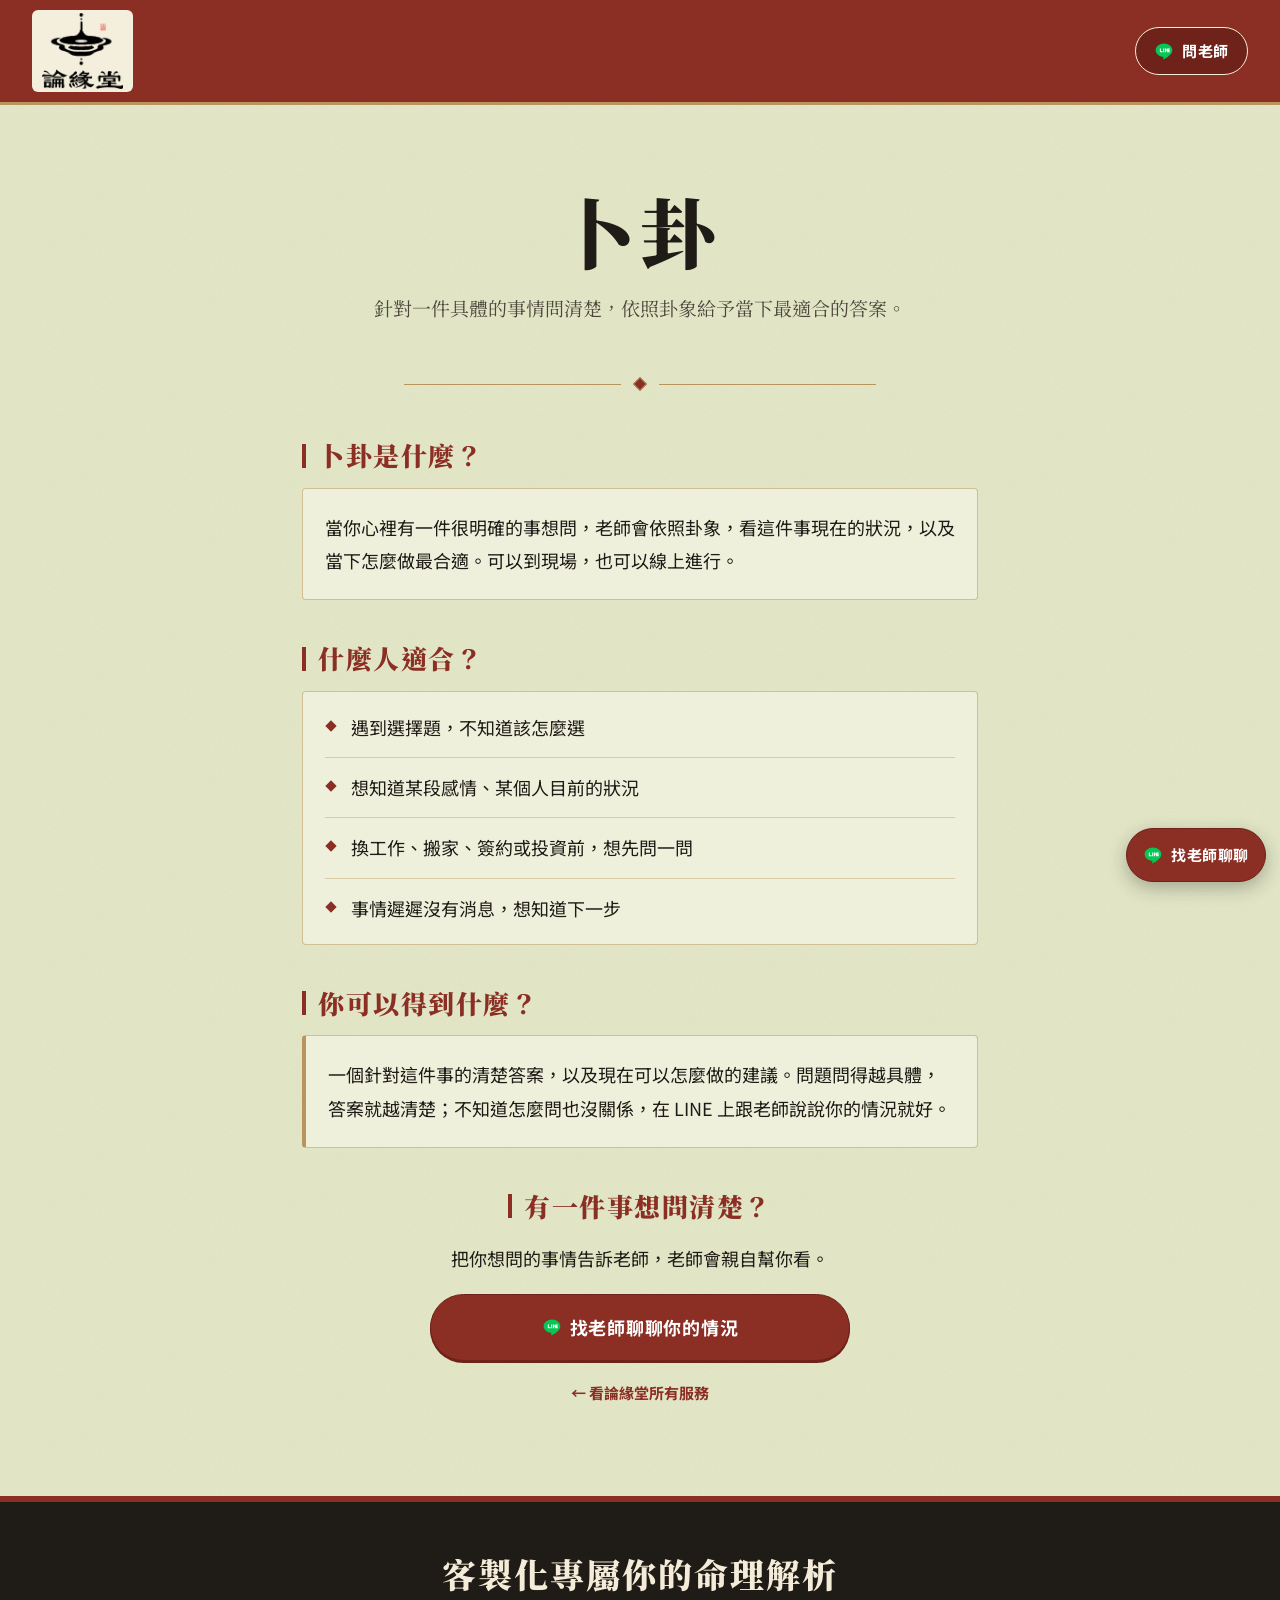
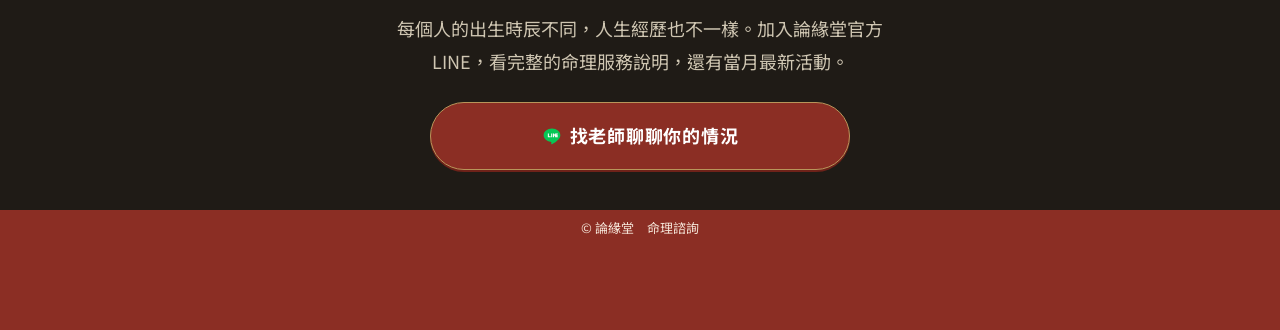
<file: lunyuantang/bugua.html>
<!doctype html>
<html lang="zh-Hant-TW">
<head>
<meta charset="utf-8">
<meta name="viewport" content="width=device-width,initial-scale=1">
<title>卜卦｜論緣堂</title>
<meta name="description" content="針對一件具體的事情問清楚，依照卦象給予當下最適合的答案。">
<link rel="preconnect" href="https://fonts.googleapis.com"><link rel="preconnect" href="https://fonts.gstatic.com" crossorigin>
<link href="https://fonts.googleapis.com/css2?family=Noto+Serif+TC:wght@700;900&family=Noto+Sans+TC:wght@400;700&display=swap" rel="stylesheet">
<link rel="stylesheet" href="style.css?v=20261125b">
</head>
<body>
<!-- ===== 頂部（固定）：logo + LINE 按鈕，通常不用改 ===== -->
<header class="site-header">
  <a class="brand" href="index.html" aria-label="論緣堂 首頁">
    <img class="logo-img" src="assets/logo.webp" alt="論緣堂" onerror="this.parentNode.classList.add('no-img');this.remove()">
    <span class="logo-text">論緣堂<span class="seal">緣</span></span>
  </a>
  <a class="btn-line " href="https://lin.ee/y6Pv4v8" target="_blank" rel="noopener" data-goatcounter-click="line-bugua"><svg viewBox="0 0 24 24" aria-hidden="true"><path fill="#fff" d="M12 3C6.5 3 2 6.6 2 11c0 3.9 3.5 7.2 8.3 7.9.3.1.8.2.9.5.1.3.1.7 0 1l-.1.9c0 .3-.2 1 .9.5s5.9-3.5 8-6c1.4-1.6 2-3.2 2-4.8C22 6.6 17.5 3 12 3z"/><path fill="#06c755" d="M7 9h1.3v3.4h2v1.1H7zm4 0h1.3v4.5H11zm2.2 0h1.2l1.8 2.6V9h1.3v4.5h-1.2l-1.8-2.6v2.6h-1.3zM19 10.1h-2v.6h2v1.1h-2v.6h2v1.1h-3.3V9H19z"/></svg><span>問老師</span></a>
</header>

<!-- ===== 主視覺：標題與一句話說明（可改） ===== -->
<section class="hero topic-hero">
  <h1>卜卦</h1>
  <p class="lead">針對一件具體的事情問清楚，依照卦象給予當下最適合的答案。</p>
</section>
<div class="divider" aria-hidden="true"><span></span></div>

<main>
  <!-- ===== 是什麼（可改） ===== -->
  <section>
    <h2>卜卦是什麼？</h2>
    <div class="panel"><p style="margin:0">當你心裡有一件很明確的事想問，老師會依照卦象，看這件事現在的狀況，以及當下怎麼做最合適。可以到現場，也可以線上進行。</p></div>
  </section>

  <!-- ===== 適合誰／可以問什麼（可增刪 <li>） ===== -->
  <section>
    <h2>什麼人適合？</h2>
    <ul class="panel ask-list">
      <li>遇到選擇題，不知道該怎麼選</li>
      <li>想知道某段感情、某個人目前的狀況</li>
      <li>換工作、搬家、簽約或投資前，想先問一問</li>
      <li>事情遲遲沒有消息，想知道下一步</li>
    </ul>
  </section>

  <!-- ===== 你會得到什麼（可改） ===== -->
  <section>
    <h2>你可以得到什麼？</h2>
    <div class="panel get"><p>一個針對這件事的清楚答案，以及現在可以怎麼做的建議。問題問得越具體，答案就越清楚；不知道怎麼問也沒關係，在 LINE 上跟老師說說你的情況就好。</p></div>
  </section>

  <!-- ===== 本頁 LINE 邀請（可改文字） ===== -->
  <section style="text-align:center">
    <h2 style="justify-content:center">有一件事想問清楚？</h2>
    <p>把你想問的事情告訴老師，老師會親自幫你看。</p>
    <a class="btn-line big" href="https://lin.ee/y6Pv4v8" target="_blank" rel="noopener" data-goatcounter-click="line-bugua"><svg viewBox="0 0 24 24" aria-hidden="true"><path fill="#fff" d="M12 3C6.5 3 2 6.6 2 11c0 3.9 3.5 7.2 8.3 7.9.3.1.8.2.9.5.1.3.1.7 0 1l-.1.9c0 .3-.2 1 .9.5s5.9-3.5 8-6c1.4-1.6 2-3.2 2-4.8C22 6.6 17.5 3 12 3z"/><path fill="#06c755" d="M7 9h1.3v3.4h2v1.1H7zm4 0h1.3v4.5H11zm2.2 0h1.2l1.8 2.6V9h1.3v4.5h-1.2l-1.8-2.6v2.6h-1.3zM19 10.1h-2v.6h2v1.1h-2v.6h2v1.1h-3.3V9H19z"/></svg><span>找老師聊聊你的情況</span></a>
    <br><a class="back" href="index.html">← 看論緣堂所有服務</a>
  </section>
</main>

<!-- ===== 頁尾 LINE 區（每頁都一樣，請勿刪除） ===== -->
<section class="line-cta" id="line">
  <h2>客製化專屬你的命理解析</h2>
  <p>每個人的出生時辰不同，人生經歷也不一樣。加入論緣堂官方 LINE，看完整的命理服務說明，還有當月最新活動。</p>
  <a class="btn-line big" href="https://lin.ee/y6Pv4v8" target="_blank" rel="noopener" data-goatcounter-click="line-bugua"><svg viewBox="0 0 24 24" aria-hidden="true"><path fill="#fff" d="M12 3C6.5 3 2 6.6 2 11c0 3.9 3.5 7.2 8.3 7.9.3.1.8.2.9.5.1.3.1.7 0 1l-.1.9c0 .3-.2 1 .9.5s5.9-3.5 8-6c1.4-1.6 2-3.2 2-4.8C22 6.6 17.5 3 12 3z"/><path fill="#06c755" d="M7 9h1.3v3.4h2v1.1H7zm4 0h1.3v4.5H11zm2.2 0h1.2l1.8 2.6V9h1.3v4.5h-1.2l-1.8-2.6v2.6h-1.3zM19 10.1h-2v.6h2v1.1h-2v.6h2v1.1h-3.3V9H19z"/></svg><span>找老師聊聊你的情況</span></a>
</section>
<footer class="site-footer">© 論緣堂　命理諮詢</footer>

<!-- 浮動 LINE 按鈕（跟著畫面捲動） -->
<a class="btn-line float-line" href="https://lin.ee/y6Pv4v8" target="_blank" rel="noopener" data-goatcounter-click="line-bugua"><svg viewBox="0 0 24 24" aria-hidden="true"><path fill="#fff" d="M12 3C6.5 3 2 6.6 2 11c0 3.9 3.5 7.2 8.3 7.9.3.1.8.2.9.5.1.3.1.7 0 1l-.1.9c0 .3-.2 1 .9.5s5.9-3.5 8-6c1.4-1.6 2-3.2 2-4.8C22 6.6 17.5 3 12 3z"/><path fill="#06c755" d="M7 9h1.3v3.4h2v1.1H7zm4 0h1.3v4.5H11zm2.2 0h1.2l1.8 2.6V9h1.3v4.5h-1.2l-1.8-2.6v2.6h-1.3zM19 10.1h-2v.6h2v1.1h-2v.6h2v1.1h-3.3V9H19z"/></svg><span>找老師聊聊</span></a>
<script data-goatcounter="https://seekonnect.goatcounter.com/count" async src="https://gc.zgo.at/count.js"></script>
</body>
</html>
</file>
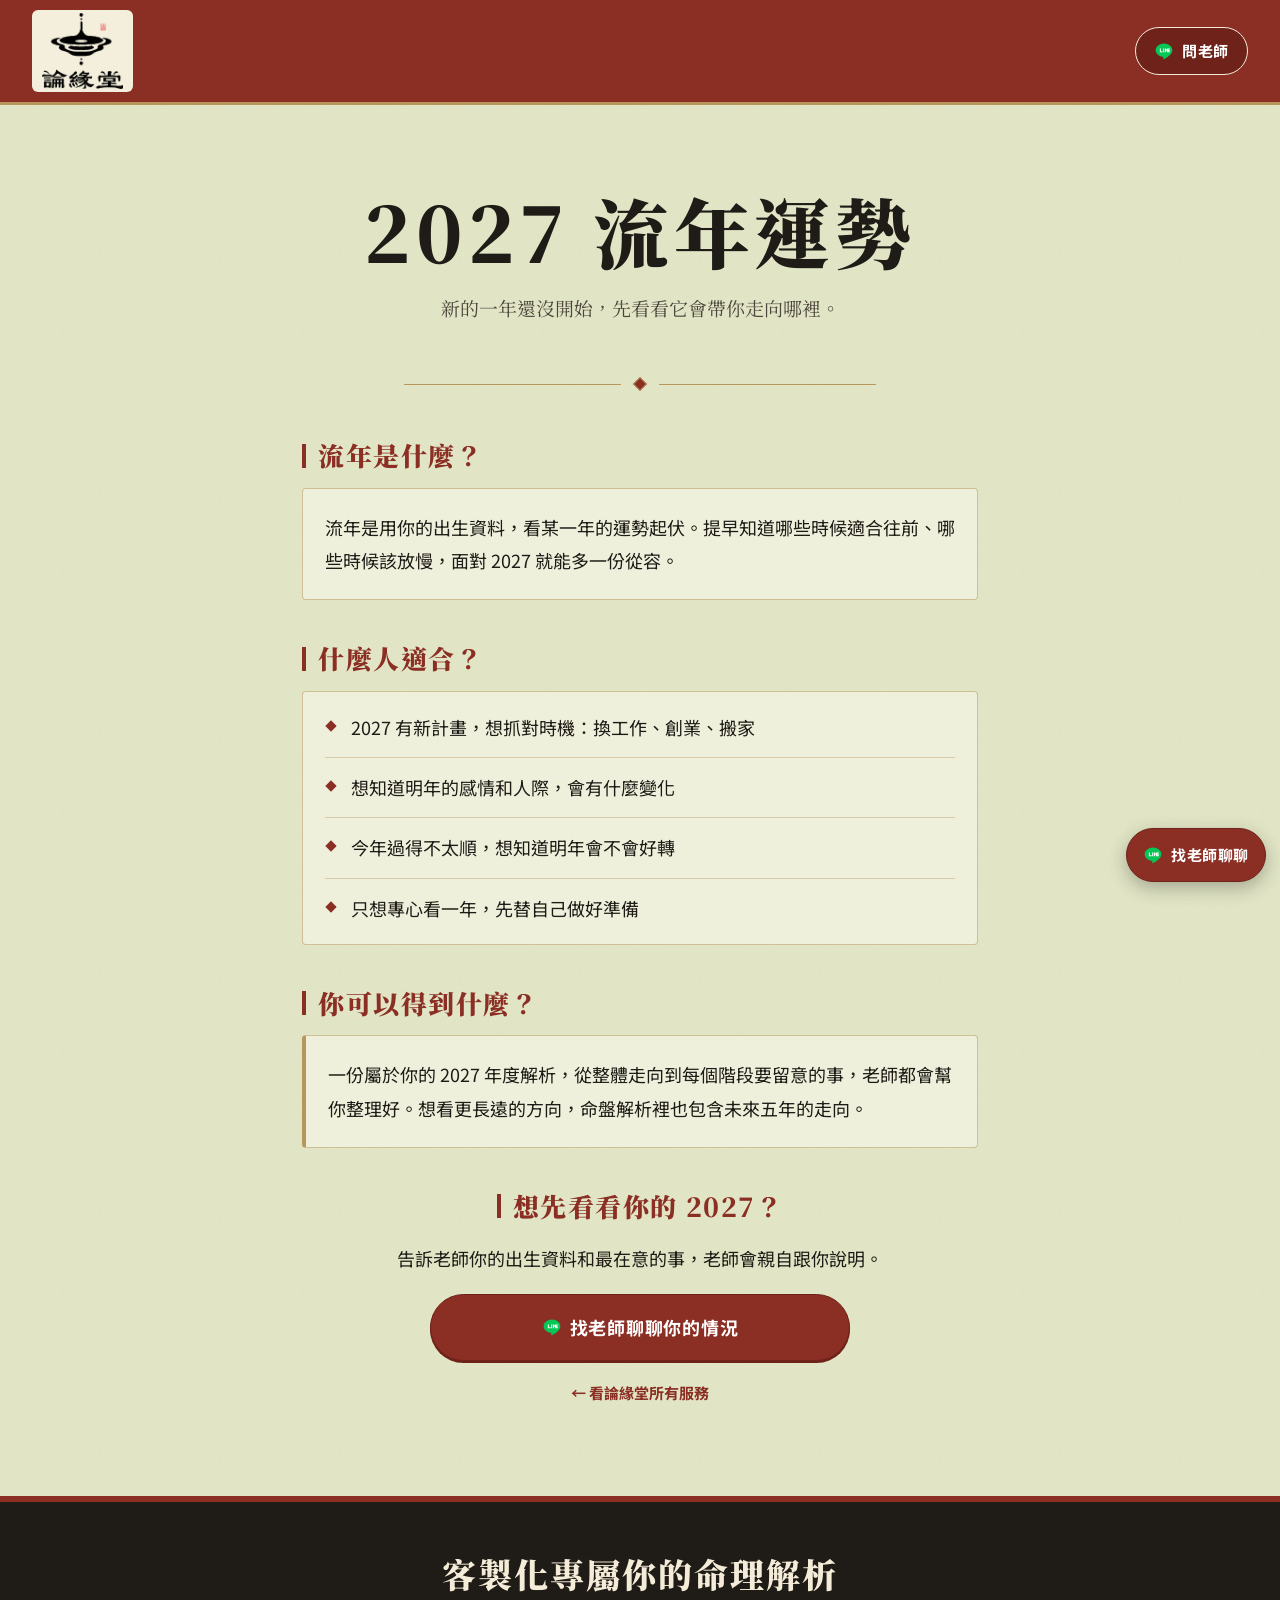
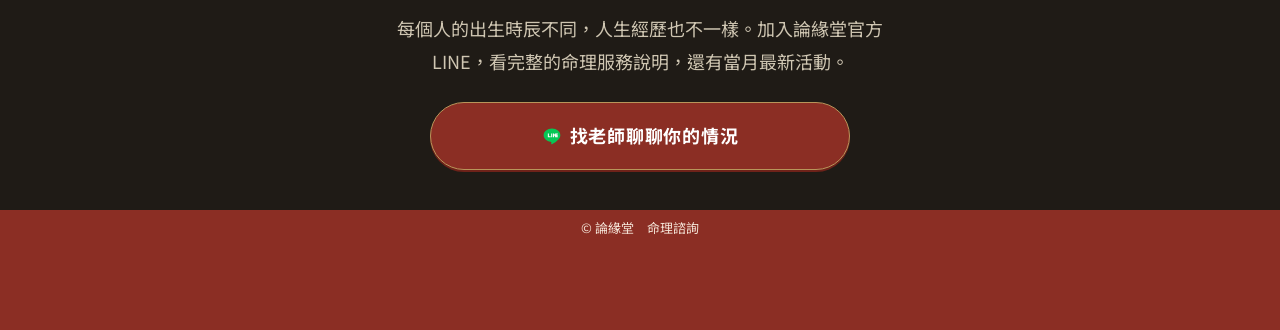
<file: lunyuantang/liunian.html>
<!doctype html>
<html lang="zh-Hant-TW">
<head>
<meta charset="utf-8">
<meta name="viewport" content="width=device-width,initial-scale=1">
<title>2027 流年運勢｜論緣堂</title>
<meta name="description" content="新的一年還沒開始，先看看它會帶你走向哪裡。">
<link rel="preconnect" href="https://fonts.googleapis.com"><link rel="preconnect" href="https://fonts.gstatic.com" crossorigin>
<link href="https://fonts.googleapis.com/css2?family=Noto+Serif+TC:wght@700;900&family=Noto+Sans+TC:wght@400;700&display=swap" rel="stylesheet">
<link rel="stylesheet" href="style.css?v=20261125b">
</head>
<body>
<!-- ===== 頂部（固定）：logo + LINE 按鈕，通常不用改 ===== -->
<header class="site-header">
  <a class="brand" href="index.html" aria-label="論緣堂 首頁">
    <img class="logo-img" src="assets/logo.webp" alt="論緣堂" onerror="this.parentNode.classList.add('no-img');this.remove()">
    <span class="logo-text">論緣堂<span class="seal">緣</span></span>
  </a>
  <a class="btn-line " href="https://lin.ee/y6Pv4v8" target="_blank" rel="noopener" data-goatcounter-click="line-liunian"><svg viewBox="0 0 24 24" aria-hidden="true"><path fill="#fff" d="M12 3C6.5 3 2 6.6 2 11c0 3.9 3.5 7.2 8.3 7.9.3.1.8.2.9.5.1.3.1.7 0 1l-.1.9c0 .3-.2 1 .9.5s5.9-3.5 8-6c1.4-1.6 2-3.2 2-4.8C22 6.6 17.5 3 12 3z"/><path fill="#06c755" d="M7 9h1.3v3.4h2v1.1H7zm4 0h1.3v4.5H11zm2.2 0h1.2l1.8 2.6V9h1.3v4.5h-1.2l-1.8-2.6v2.6h-1.3zM19 10.1h-2v.6h2v1.1h-2v.6h2v1.1h-3.3V9H19z"/></svg><span>問老師</span></a>
</header>

<!-- ===== 主視覺：標題與一句話說明（可改） ===== -->
<section class="hero topic-hero">
  <h1>2027 流年運勢</h1>
  <p class="lead">新的一年還沒開始，先看看它會帶你走向哪裡。</p>
</section>
<div class="divider" aria-hidden="true"><span></span></div>

<main>
  <!-- ===== 是什麼（可改） ===== -->
  <section>
    <h2>流年是什麼？</h2>
    <div class="panel"><p style="margin:0">流年是用你的出生資料，看某一年的運勢起伏。提早知道哪些時候適合往前、哪些時候該放慢，面對 2027 就能多一份從容。</p></div>
  </section>

  <!-- ===== 適合誰／可以問什麼（可增刪 <li>） ===== -->
  <section>
    <h2>什麼人適合？</h2>
    <ul class="panel ask-list">
      <li>2027 有新計畫，想抓對時機：換工作、創業、搬家</li>
      <li>想知道明年的感情和人際，會有什麼變化</li>
      <li>今年過得不太順，想知道明年會不會好轉</li>
      <li>只想專心看一年，先替自己做好準備</li>
    </ul>
  </section>

  <!-- ===== 你會得到什麼（可改） ===== -->
  <section>
    <h2>你可以得到什麼？</h2>
    <div class="panel get"><p>一份屬於你的 2027 年度解析，從整體走向到每個階段要留意的事，老師都會幫你整理好。想看更長遠的方向，命盤解析裡也包含未來五年的走向。</p></div>
  </section>

  <!-- ===== 本頁 LINE 邀請（可改文字） ===== -->
  <section style="text-align:center">
    <h2 style="justify-content:center">想先看看你的 2027？</h2>
    <p>告訴老師你的出生資料和最在意的事，老師會親自跟你說明。</p>
    <a class="btn-line big" href="https://lin.ee/y6Pv4v8" target="_blank" rel="noopener" data-goatcounter-click="line-liunian"><svg viewBox="0 0 24 24" aria-hidden="true"><path fill="#fff" d="M12 3C6.5 3 2 6.6 2 11c0 3.9 3.5 7.2 8.3 7.9.3.1.8.2.9.5.1.3.1.7 0 1l-.1.9c0 .3-.2 1 .9.5s5.9-3.5 8-6c1.4-1.6 2-3.2 2-4.8C22 6.6 17.5 3 12 3z"/><path fill="#06c755" d="M7 9h1.3v3.4h2v1.1H7zm4 0h1.3v4.5H11zm2.2 0h1.2l1.8 2.6V9h1.3v4.5h-1.2l-1.8-2.6v2.6h-1.3zM19 10.1h-2v.6h2v1.1h-2v.6h2v1.1h-3.3V9H19z"/></svg><span>找老師聊聊你的情況</span></a>
    <br><a class="back" href="index.html">← 看論緣堂所有服務</a>
  </section>
</main>

<!-- ===== 頁尾 LINE 區（每頁都一樣，請勿刪除） ===== -->
<section class="line-cta" id="line">
  <h2>客製化專屬你的命理解析</h2>
  <p>每個人的出生時辰不同，人生經歷也不一樣。加入論緣堂官方 LINE，看完整的命理服務說明，還有當月最新活動。</p>
  <a class="btn-line big" href="https://lin.ee/y6Pv4v8" target="_blank" rel="noopener" data-goatcounter-click="line-liunian"><svg viewBox="0 0 24 24" aria-hidden="true"><path fill="#fff" d="M12 3C6.5 3 2 6.6 2 11c0 3.9 3.5 7.2 8.3 7.9.3.1.8.2.9.5.1.3.1.7 0 1l-.1.9c0 .3-.2 1 .9.5s5.9-3.5 8-6c1.4-1.6 2-3.2 2-4.8C22 6.6 17.5 3 12 3z"/><path fill="#06c755" d="M7 9h1.3v3.4h2v1.1H7zm4 0h1.3v4.5H11zm2.2 0h1.2l1.8 2.6V9h1.3v4.5h-1.2l-1.8-2.6v2.6h-1.3zM19 10.1h-2v.6h2v1.1h-2v.6h2v1.1h-3.3V9H19z"/></svg><span>找老師聊聊你的情況</span></a>
</section>
<footer class="site-footer">© 論緣堂　命理諮詢</footer>

<!-- 浮動 LINE 按鈕（跟著畫面捲動） -->
<a class="btn-line float-line" href="https://lin.ee/y6Pv4v8" target="_blank" rel="noopener" data-goatcounter-click="line-liunian"><svg viewBox="0 0 24 24" aria-hidden="true"><path fill="#fff" d="M12 3C6.5 3 2 6.6 2 11c0 3.9 3.5 7.2 8.3 7.9.3.1.8.2.9.5.1.3.1.7 0 1l-.1.9c0 .3-.2 1 .9.5s5.9-3.5 8-6c1.4-1.6 2-3.2 2-4.8C22 6.6 17.5 3 12 3z"/><path fill="#06c755" d="M7 9h1.3v3.4h2v1.1H7zm4 0h1.3v4.5H11zm2.2 0h1.2l1.8 2.6V9h1.3v4.5h-1.2l-1.8-2.6v2.6h-1.3zM19 10.1h-2v.6h2v1.1h-2v.6h2v1.1h-3.3V9H19z"/></svg><span>找老師聊聊</span></a>
<script data-goatcounter="https://seekonnect.goatcounter.com/count" async src="https://gc.zgo.at/count.js"></script>
</body>
</html>
</file>
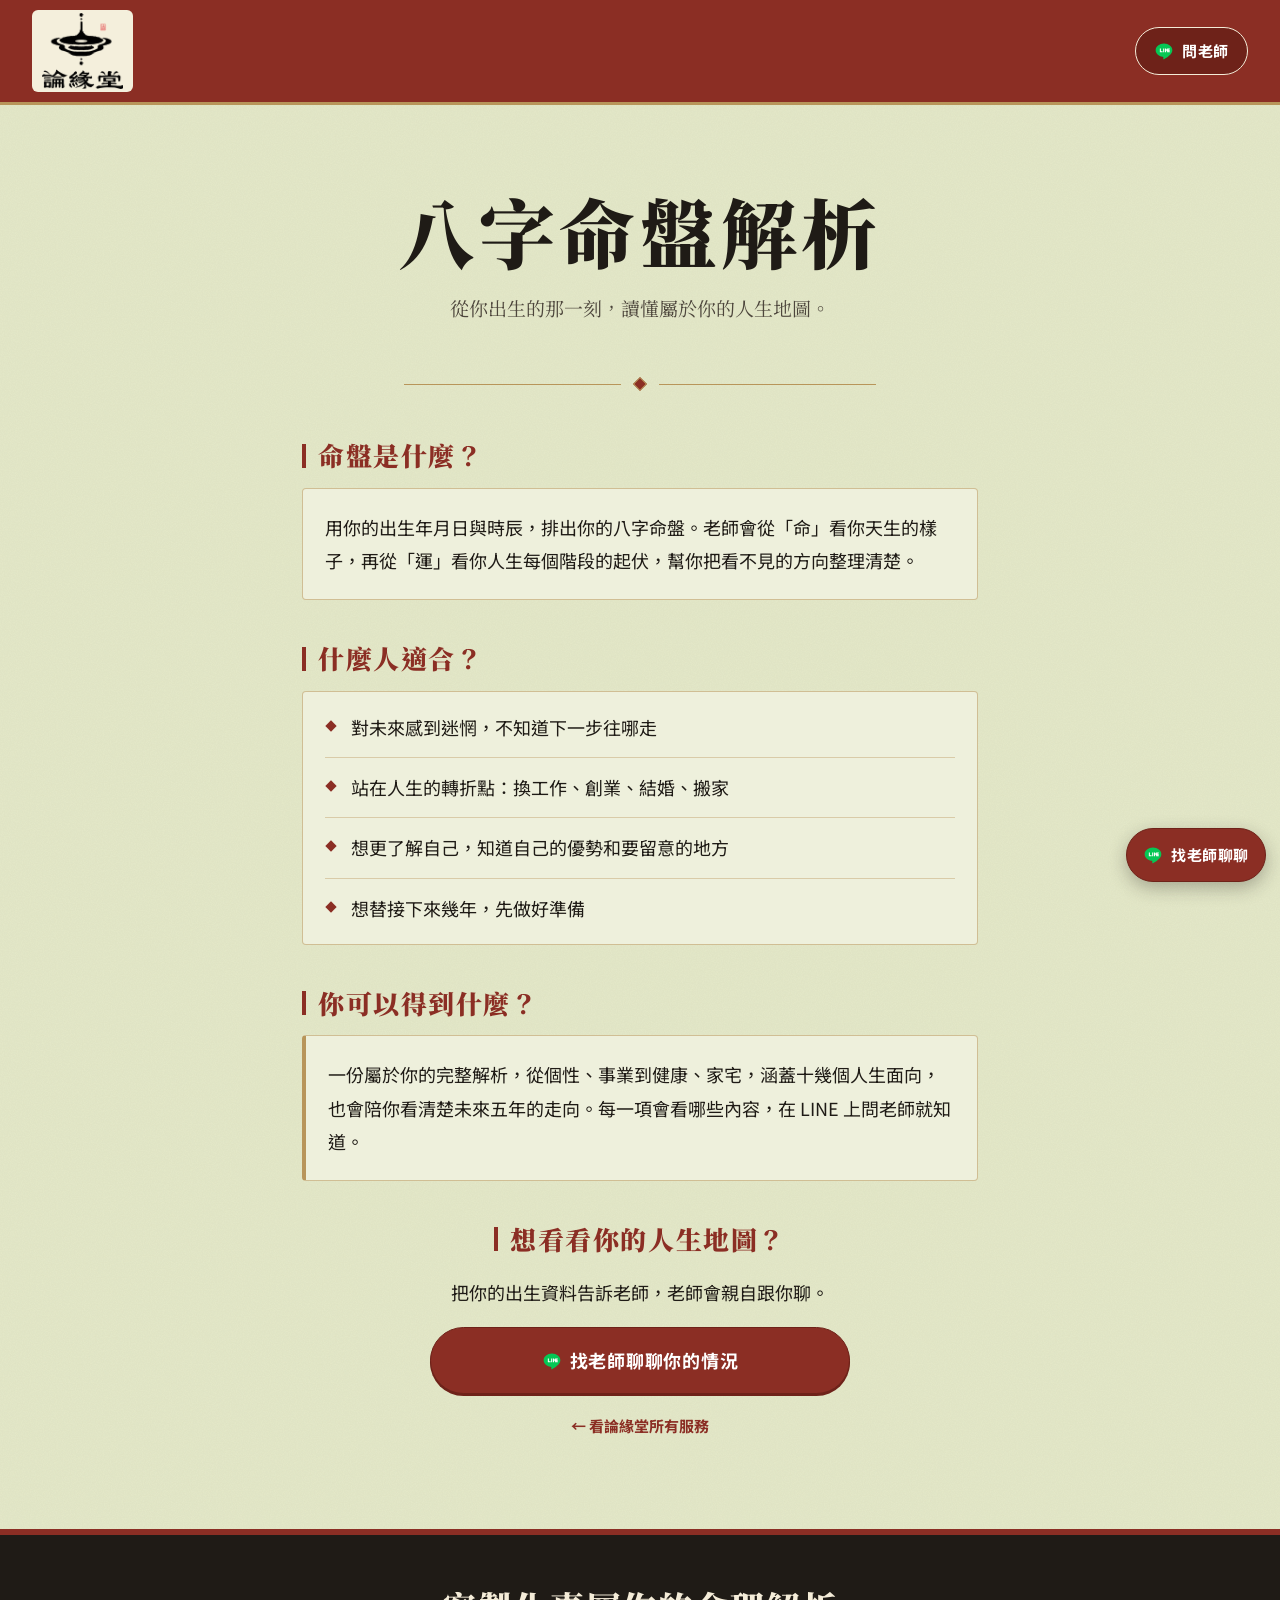
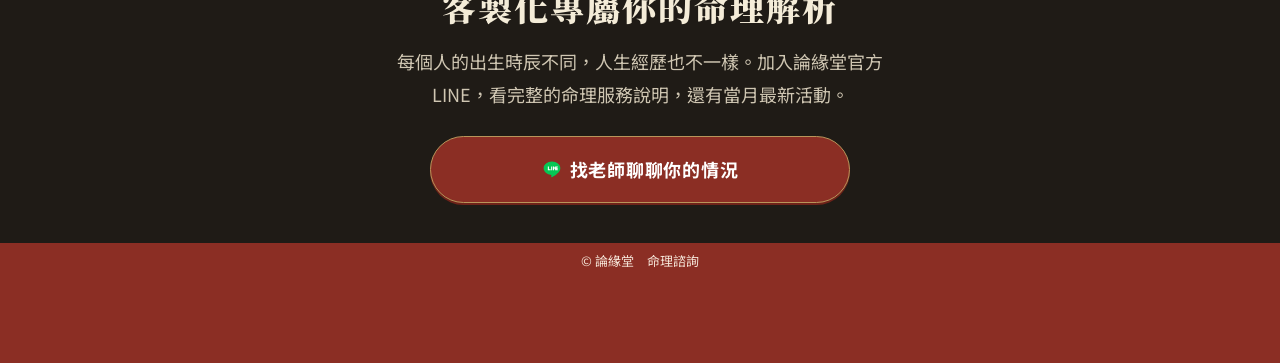
<file: lunyuantang/mingpan.html>
<!doctype html>
<html lang="zh-Hant-TW">
<head>
<meta charset="utf-8">
<meta name="viewport" content="width=device-width,initial-scale=1">
<title>八字命盤解析｜論緣堂</title>
<meta name="description" content="從你出生的那一刻，讀懂屬於你的人生地圖。">
<link rel="preconnect" href="https://fonts.googleapis.com"><link rel="preconnect" href="https://fonts.gstatic.com" crossorigin>
<link href="https://fonts.googleapis.com/css2?family=Noto+Serif+TC:wght@700;900&family=Noto+Sans+TC:wght@400;700&display=swap" rel="stylesheet">
<link rel="stylesheet" href="style.css?v=20261125b">
</head>
<body>
<!-- ===== 頂部（固定）：logo + LINE 按鈕，通常不用改 ===== -->
<header class="site-header">
  <a class="brand" href="index.html" aria-label="論緣堂 首頁">
    <img class="logo-img" src="assets/logo.webp" alt="論緣堂" onerror="this.parentNode.classList.add('no-img');this.remove()">
    <span class="logo-text">論緣堂<span class="seal">緣</span></span>
  </a>
  <a class="btn-line " href="https://lin.ee/y6Pv4v8" target="_blank" rel="noopener" data-goatcounter-click="line-mingpan"><svg viewBox="0 0 24 24" aria-hidden="true"><path fill="#fff" d="M12 3C6.5 3 2 6.6 2 11c0 3.9 3.5 7.2 8.3 7.9.3.1.8.2.9.5.1.3.1.7 0 1l-.1.9c0 .3-.2 1 .9.5s5.9-3.5 8-6c1.4-1.6 2-3.2 2-4.8C22 6.6 17.5 3 12 3z"/><path fill="#06c755" d="M7 9h1.3v3.4h2v1.1H7zm4 0h1.3v4.5H11zm2.2 0h1.2l1.8 2.6V9h1.3v4.5h-1.2l-1.8-2.6v2.6h-1.3zM19 10.1h-2v.6h2v1.1h-2v.6h2v1.1h-3.3V9H19z"/></svg><span>問老師</span></a>
</header>

<!-- ===== 主視覺：標題與一句話說明（可改） ===== -->
<section class="hero topic-hero">
  <h1>八字命盤解析</h1>
  <p class="lead">從你出生的那一刻，讀懂屬於你的人生地圖。</p>
</section>
<div class="divider" aria-hidden="true"><span></span></div>

<main>
  <!-- ===== 是什麼（可改） ===== -->
  <section>
    <h2>命盤是什麼？</h2>
    <div class="panel"><p style="margin:0">用你的出生年月日與時辰，排出你的八字命盤。老師會從「命」看你天生的樣子，再從「運」看你人生每個階段的起伏，幫你把看不見的方向整理清楚。</p></div>
  </section>

  <!-- ===== 適合誰／可以問什麼（可增刪 <li>） ===== -->
  <section>
    <h2>什麼人適合？</h2>
    <ul class="panel ask-list">
      <li>對未來感到迷惘，不知道下一步往哪走</li>
      <li>站在人生的轉折點：換工作、創業、結婚、搬家</li>
      <li>想更了解自己，知道自己的優勢和要留意的地方</li>
      <li>想替接下來幾年，先做好準備</li>
    </ul>
  </section>

  <!-- ===== 你會得到什麼（可改） ===== -->
  <section>
    <h2>你可以得到什麼？</h2>
    <div class="panel get"><p>一份屬於你的完整解析，從個性、事業到健康、家宅，涵蓋十幾個人生面向，也會陪你看清楚未來五年的走向。每一項會看哪些內容，在 LINE 上問老師就知道。</p></div>
  </section>

  <!-- ===== 本頁 LINE 邀請（可改文字） ===== -->
  <section style="text-align:center">
    <h2 style="justify-content:center">想看看你的人生地圖？</h2>
    <p>把你的出生資料告訴老師，老師會親自跟你聊。</p>
    <a class="btn-line big" href="https://lin.ee/y6Pv4v8" target="_blank" rel="noopener" data-goatcounter-click="line-mingpan"><svg viewBox="0 0 24 24" aria-hidden="true"><path fill="#fff" d="M12 3C6.5 3 2 6.6 2 11c0 3.9 3.5 7.2 8.3 7.9.3.1.8.2.9.5.1.3.1.7 0 1l-.1.9c0 .3-.2 1 .9.5s5.9-3.5 8-6c1.4-1.6 2-3.2 2-4.8C22 6.6 17.5 3 12 3z"/><path fill="#06c755" d="M7 9h1.3v3.4h2v1.1H7zm4 0h1.3v4.5H11zm2.2 0h1.2l1.8 2.6V9h1.3v4.5h-1.2l-1.8-2.6v2.6h-1.3zM19 10.1h-2v.6h2v1.1h-2v.6h2v1.1h-3.3V9H19z"/></svg><span>找老師聊聊你的情況</span></a>
    <br><a class="back" href="index.html">← 看論緣堂所有服務</a>
  </section>
</main>

<!-- ===== 頁尾 LINE 區（每頁都一樣，請勿刪除） ===== -->
<section class="line-cta" id="line">
  <h2>客製化專屬你的命理解析</h2>
  <p>每個人的出生時辰不同，人生經歷也不一樣。加入論緣堂官方 LINE，看完整的命理服務說明，還有當月最新活動。</p>
  <a class="btn-line big" href="https://lin.ee/y6Pv4v8" target="_blank" rel="noopener" data-goatcounter-click="line-mingpan"><svg viewBox="0 0 24 24" aria-hidden="true"><path fill="#fff" d="M12 3C6.5 3 2 6.6 2 11c0 3.9 3.5 7.2 8.3 7.9.3.1.8.2.9.5.1.3.1.7 0 1l-.1.9c0 .3-.2 1 .9.5s5.9-3.5 8-6c1.4-1.6 2-3.2 2-4.8C22 6.6 17.5 3 12 3z"/><path fill="#06c755" d="M7 9h1.3v3.4h2v1.1H7zm4 0h1.3v4.5H11zm2.2 0h1.2l1.8 2.6V9h1.3v4.5h-1.2l-1.8-2.6v2.6h-1.3zM19 10.1h-2v.6h2v1.1h-2v.6h2v1.1h-3.3V9H19z"/></svg><span>找老師聊聊你的情況</span></a>
</section>
<footer class="site-footer">© 論緣堂　命理諮詢</footer>

<!-- 浮動 LINE 按鈕（跟著畫面捲動） -->
<a class="btn-line float-line" href="https://lin.ee/y6Pv4v8" target="_blank" rel="noopener" data-goatcounter-click="line-mingpan"><svg viewBox="0 0 24 24" aria-hidden="true"><path fill="#fff" d="M12 3C6.5 3 2 6.6 2 11c0 3.9 3.5 7.2 8.3 7.9.3.1.8.2.9.5.1.3.1.7 0 1l-.1.9c0 .3-.2 1 .9.5s5.9-3.5 8-6c1.4-1.6 2-3.2 2-4.8C22 6.6 17.5 3 12 3z"/><path fill="#06c755" d="M7 9h1.3v3.4h2v1.1H7zm4 0h1.3v4.5H11zm2.2 0h1.2l1.8 2.6V9h1.3v4.5h-1.2l-1.8-2.6v2.6h-1.3zM19 10.1h-2v.6h2v1.1h-2v.6h2v1.1h-3.3V9H19z"/></svg><span>找老師聊聊</span></a>
<script data-goatcounter="https://seekonnect.goatcounter.com/count" async src="https://gc.zgo.at/count.js"></script>
</body>
</html>
</file>
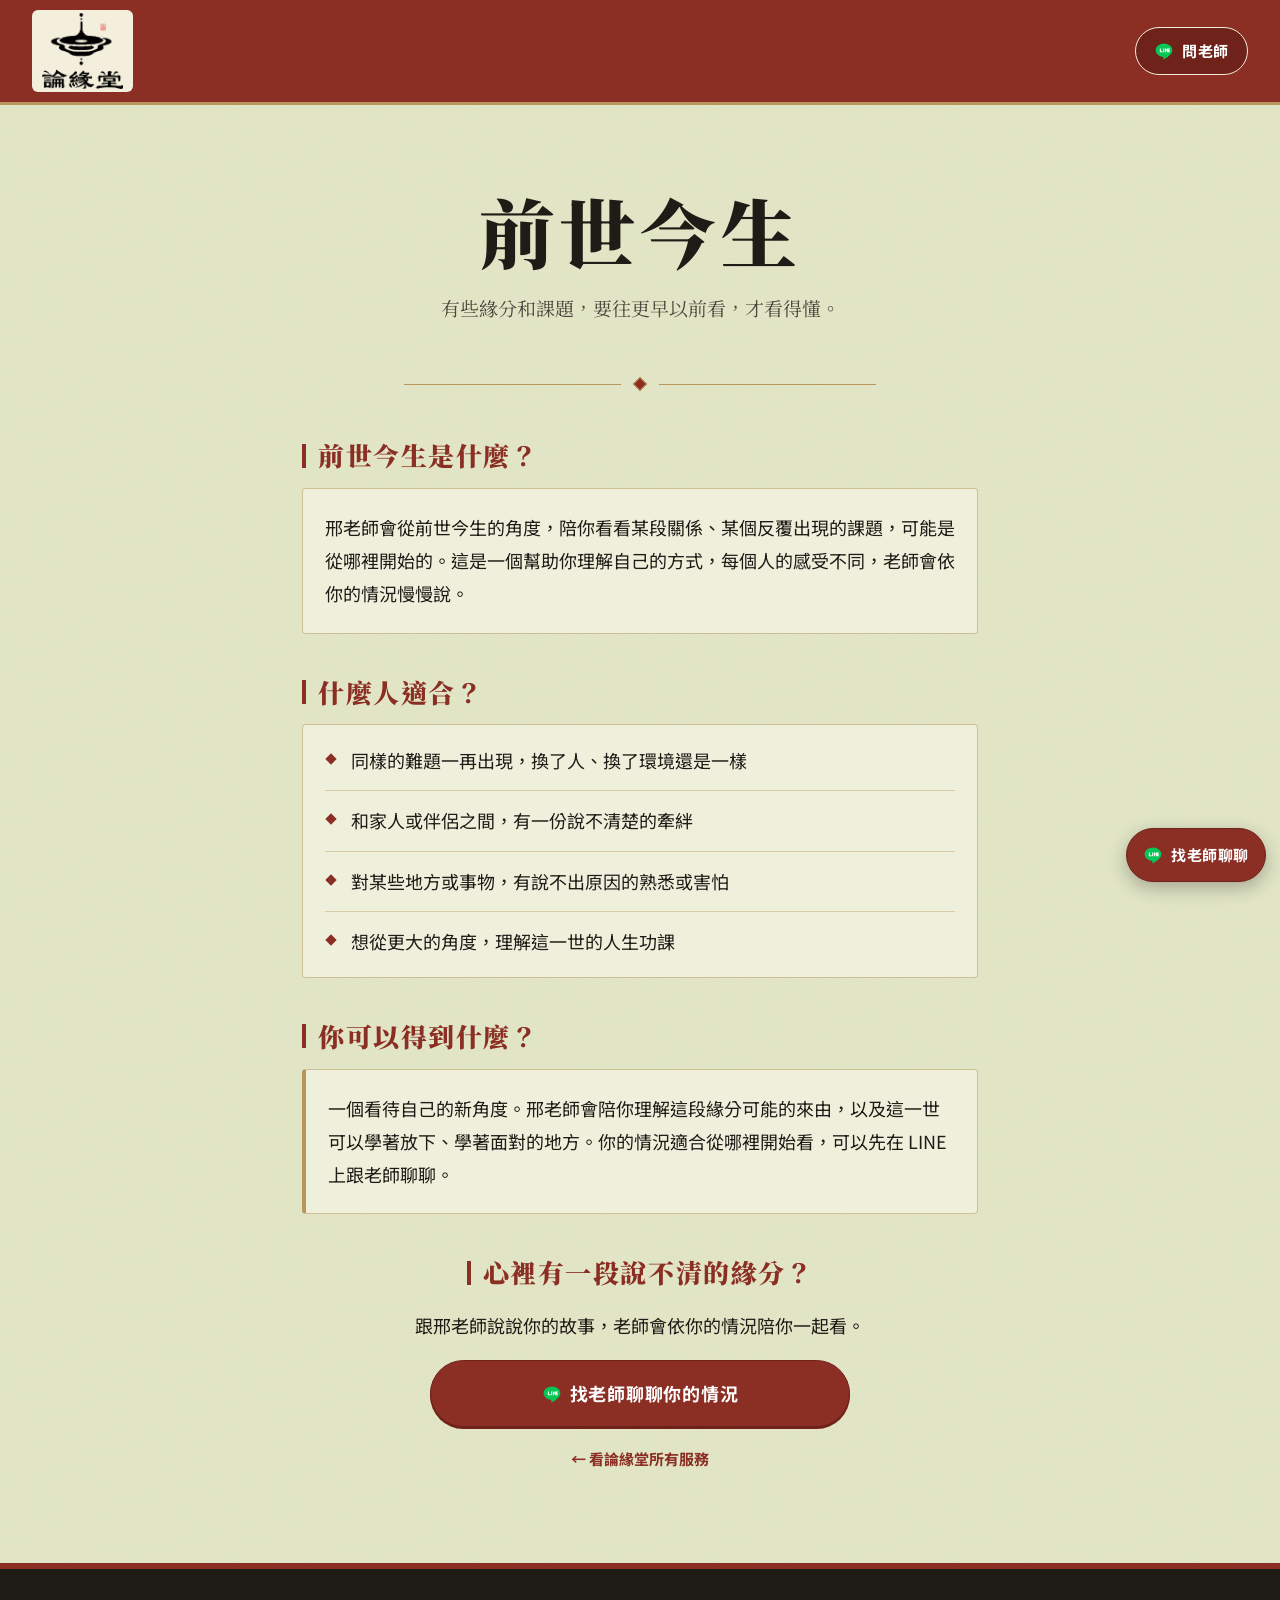
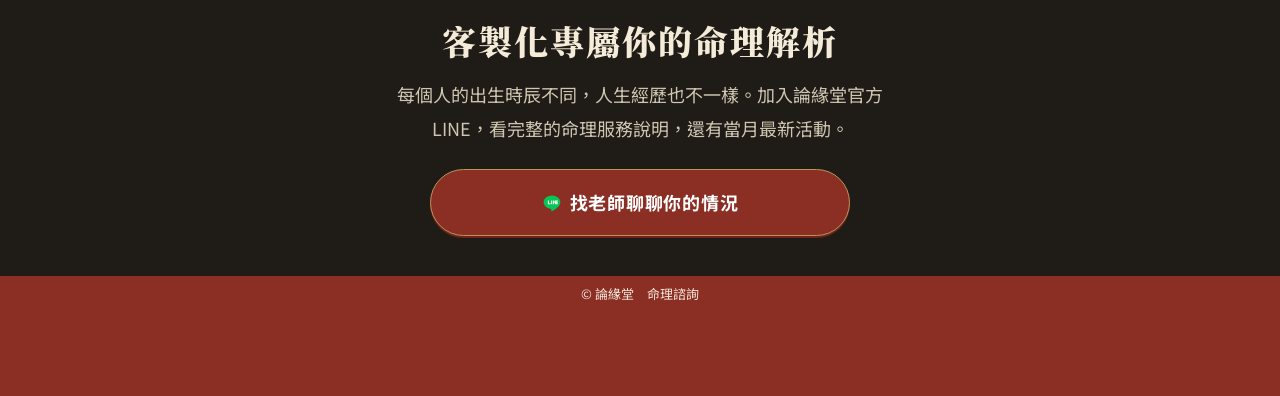
<file: lunyuantang/qianshi.html>
<!doctype html>
<html lang="zh-Hant-TW">
<head>
<meta charset="utf-8">
<meta name="viewport" content="width=device-width,initial-scale=1">
<title>前世今生｜論緣堂</title>
<meta name="description" content="有些緣分和課題，要往更早以前看，才看得懂。">
<link rel="preconnect" href="https://fonts.googleapis.com"><link rel="preconnect" href="https://fonts.gstatic.com" crossorigin>
<link href="https://fonts.googleapis.com/css2?family=Noto+Serif+TC:wght@700;900&family=Noto+Sans+TC:wght@400;700&display=swap" rel="stylesheet">
<link rel="stylesheet" href="style.css?v=20261125b">
</head>
<body>
<!-- ===== 頂部（固定）：logo + LINE 按鈕，通常不用改 ===== -->
<header class="site-header">
  <a class="brand" href="index.html" aria-label="論緣堂 首頁">
    <img class="logo-img" src="assets/logo.webp" alt="論緣堂" onerror="this.parentNode.classList.add('no-img');this.remove()">
    <span class="logo-text">論緣堂<span class="seal">緣</span></span>
  </a>
  <a class="btn-line " href="https://lin.ee/y6Pv4v8" target="_blank" rel="noopener" data-goatcounter-click="line-qianshi"><svg viewBox="0 0 24 24" aria-hidden="true"><path fill="#fff" d="M12 3C6.5 3 2 6.6 2 11c0 3.9 3.5 7.2 8.3 7.9.3.1.8.2.9.5.1.3.1.7 0 1l-.1.9c0 .3-.2 1 .9.5s5.9-3.5 8-6c1.4-1.6 2-3.2 2-4.8C22 6.6 17.5 3 12 3z"/><path fill="#06c755" d="M7 9h1.3v3.4h2v1.1H7zm4 0h1.3v4.5H11zm2.2 0h1.2l1.8 2.6V9h1.3v4.5h-1.2l-1.8-2.6v2.6h-1.3zM19 10.1h-2v.6h2v1.1h-2v.6h2v1.1h-3.3V9H19z"/></svg><span>問老師</span></a>
</header>

<!-- ===== 主視覺：標題與一句話說明（可改） ===== -->
<section class="hero topic-hero">
  <h1>前世今生</h1>
  <p class="lead">有些緣分和課題，要往更早以前看，才看得懂。</p>
</section>
<div class="divider" aria-hidden="true"><span></span></div>

<main>
  <!-- ===== 是什麼（可改） ===== -->
  <section>
    <h2>前世今生是什麼？</h2>
    <div class="panel"><p style="margin:0">邢老師會從前世今生的角度，陪你看看某段關係、某個反覆出現的課題，可能是從哪裡開始的。這是一個幫助你理解自己的方式，每個人的感受不同，老師會依你的情況慢慢說。</p></div>
  </section>

  <!-- ===== 適合誰／可以問什麼（可增刪 <li>） ===== -->
  <section>
    <h2>什麼人適合？</h2>
    <ul class="panel ask-list">
      <li>同樣的難題一再出現，換了人、換了環境還是一樣</li>
      <li>和家人或伴侶之間，有一份說不清楚的牽絆</li>
      <li>對某些地方或事物，有說不出原因的熟悉或害怕</li>
      <li>想從更大的角度，理解這一世的人生功課</li>
    </ul>
  </section>

  <!-- ===== 你會得到什麼（可改） ===== -->
  <section>
    <h2>你可以得到什麼？</h2>
    <div class="panel get"><p>一個看待自己的新角度。邢老師會陪你理解這段緣分可能的來由，以及這一世可以學著放下、學著面對的地方。你的情況適合從哪裡開始看，可以先在 LINE 上跟老師聊聊。</p></div>
  </section>

  <!-- ===== 本頁 LINE 邀請（可改文字） ===== -->
  <section style="text-align:center">
    <h2 style="justify-content:center">心裡有一段說不清的緣分？</h2>
    <p>跟邢老師說說你的故事，老師會依你的情況陪你一起看。</p>
    <a class="btn-line big" href="https://lin.ee/y6Pv4v8" target="_blank" rel="noopener" data-goatcounter-click="line-qianshi"><svg viewBox="0 0 24 24" aria-hidden="true"><path fill="#fff" d="M12 3C6.5 3 2 6.6 2 11c0 3.9 3.5 7.2 8.3 7.9.3.1.8.2.9.5.1.3.1.7 0 1l-.1.9c0 .3-.2 1 .9.5s5.9-3.5 8-6c1.4-1.6 2-3.2 2-4.8C22 6.6 17.5 3 12 3z"/><path fill="#06c755" d="M7 9h1.3v3.4h2v1.1H7zm4 0h1.3v4.5H11zm2.2 0h1.2l1.8 2.6V9h1.3v4.5h-1.2l-1.8-2.6v2.6h-1.3zM19 10.1h-2v.6h2v1.1h-2v.6h2v1.1h-3.3V9H19z"/></svg><span>找老師聊聊你的情況</span></a>
    <br><a class="back" href="index.html">← 看論緣堂所有服務</a>
  </section>
</main>

<!-- ===== 頁尾 LINE 區（每頁都一樣，請勿刪除） ===== -->
<section class="line-cta" id="line">
  <h2>客製化專屬你的命理解析</h2>
  <p>每個人的出生時辰不同，人生經歷也不一樣。加入論緣堂官方 LINE，看完整的命理服務說明，還有當月最新活動。</p>
  <a class="btn-line big" href="https://lin.ee/y6Pv4v8" target="_blank" rel="noopener" data-goatcounter-click="line-qianshi"><svg viewBox="0 0 24 24" aria-hidden="true"><path fill="#fff" d="M12 3C6.5 3 2 6.6 2 11c0 3.9 3.5 7.2 8.3 7.9.3.1.8.2.9.5.1.3.1.7 0 1l-.1.9c0 .3-.2 1 .9.5s5.9-3.5 8-6c1.4-1.6 2-3.2 2-4.8C22 6.6 17.5 3 12 3z"/><path fill="#06c755" d="M7 9h1.3v3.4h2v1.1H7zm4 0h1.3v4.5H11zm2.2 0h1.2l1.8 2.6V9h1.3v4.5h-1.2l-1.8-2.6v2.6h-1.3zM19 10.1h-2v.6h2v1.1h-2v.6h2v1.1h-3.3V9H19z"/></svg><span>找老師聊聊你的情況</span></a>
</section>
<footer class="site-footer">© 論緣堂　命理諮詢</footer>

<!-- 浮動 LINE 按鈕（跟著畫面捲動） -->
<a class="btn-line float-line" href="https://lin.ee/y6Pv4v8" target="_blank" rel="noopener" data-goatcounter-click="line-qianshi"><svg viewBox="0 0 24 24" aria-hidden="true"><path fill="#fff" d="M12 3C6.5 3 2 6.6 2 11c0 3.9 3.5 7.2 8.3 7.9.3.1.8.2.9.5.1.3.1.7 0 1l-.1.9c0 .3-.2 1 .9.5s5.9-3.5 8-6c1.4-1.6 2-3.2 2-4.8C22 6.6 17.5 3 12 3z"/><path fill="#06c755" d="M7 9h1.3v3.4h2v1.1H7zm4 0h1.3v4.5H11zm2.2 0h1.2l1.8 2.6V9h1.3v4.5h-1.2l-1.8-2.6v2.6h-1.3zM19 10.1h-2v.6h2v1.1h-2v.6h2v1.1h-3.3V9H19z"/></svg><span>找老師聊聊</span></a>
<script data-goatcounter="https://seekonnect.goatcounter.com/count" async src="https://gc.zgo.at/count.js"></script>
</body>
</html>
</file>
<file: xinqian/assets/style.css>
@font-face {
  font-family: "Noto Serif TC";
  src: url("fonts/serif-600.woff") format("woff");
  font-weight: 500 600;
  font-style: normal;
  font-display: swap;
}
@font-face {
  font-family: "Noto Serif TC";
  src: url("fonts/serif-700.woff") format("woff");
  font-weight: 700;
  font-style: normal;
  font-display: swap;
}
@font-face {
  font-family: "Noto Sans TC";
  src: url("fonts/sans-400.woff") format("woff");
  font-weight: 400;
  font-style: normal;
  font-display: swap;
}
@font-face {
  font-family: "Noto Sans TC";
  src: url("fonts/sans-500.woff") format("woff");
  font-weight: 500;
  font-style: normal;
  font-display: swap;
}

:root {
  --cream: #F6F0E4;
  --paper: #FFFCF7;
  --ink: #4A1E18;
  --ink-soft: #6B3A30;
  --muted: #8A5A48;
  --burgundy: #6B1C14;
  --vermilion: #8E2A1E;
  --gold: #C4A15A;
  --gold-deep: #9A7430;
  --saffron: #E0B14A;
  --turquoise: #2F7A6E;
  --lapis: #1E3A5F;
  --line: rgba(154, 116, 48, 0.38);
  --shadow: 0 10px 28px rgba(80, 30, 20, 0.08);
}

* { box-sizing: border-box; margin: 0; padding: 0; }

html, body {
  background: var(--cream);
  color: var(--ink);
}
html { scroll-behavior: smooth; }

body {
  font-family: "Noto Sans TC", "Source Han Sans TC", "PingFang TC", "Noto Sans CJK TC", sans-serif;
  font-weight: 400;
  font-size: 16px;
  line-height: 1.8;
  min-height: 100dvh;
  -webkit-font-smoothing: antialiased;
  text-rendering: optimizeLegibility;
}

.serif {
  font-family: "Noto Serif TC", "Source Han Serif TC", "Songti TC", "Noto Serif CJK TC", serif;
}

img { max-width: 100%; display: block; }
button, input { font: inherit; color: inherit; }
a { color: var(--vermilion); }

.page {
  width: 100%;
  max-width: 440px;
  margin: 0 auto;
  min-height: 100dvh;
  position: relative;
  background: var(--cream);
  overflow: hidden;
}

.brocade {
  width: 100%;
  height: 56px;
  object-fit: cover;
  object-position: center 40%;
  display: block;
}
.brocade.bottom { height: 48px; object-position: center 60%; }

.gold-line {
  height: 2px;
  background: linear-gradient(90deg, transparent, var(--gold) 18%, var(--saffron) 50%, var(--gold) 82%, transparent);
  border: 0;
  margin: 0;
}

.wrap { padding: 20px 20px 36px; }

.brand {
  text-align: center;
  margin: 8px 0 6px;
}
.brand-kicker {
  font-family: "Noto Serif TC", serif;
  font-weight: 500;
  font-size: 13px;
  letter-spacing: 0.28em;
  color: #8A4A2A;
  text-indent: 0.28em;
}
.brand h1 {
  font-family: "Noto Serif TC", serif;
  font-weight: 700;
  font-size: 28px;
  letter-spacing: 0.12em;
  color: var(--burgundy);
  line-height: 1.3;
  margin-top: 6px;
}

.lead {
  text-align: center;
  color: var(--ink-soft);
  font-size: 15px;
  margin: 14px 0 22px;
  letter-spacing: 0.04em;
}

.picker {
  display: flex;
  gap: 8px;
  margin-bottom: 18px;
}
.picker input {
  flex: 1;
  background: var(--paper);
  border: 1px solid var(--line);
  border-radius: 10px;
  padding: 11px 14px;
  font-size: 16px;
  outline: none;
}
.picker input:focus { border-color: var(--gold-deep); box-shadow: 0 0 0 3px rgba(196,161,90,0.22); }
.picker input::placeholder { color: #C4A08A; }

.btn {
  display: inline-flex;
  align-items: center;
  justify-content: center;
  gap: 6px;
  border: 0;
  cursor: pointer;
  border-radius: 10px;
  padding: 11px 16px;
  font-weight: 500;
  letter-spacing: 0.08em;
  text-decoration: none;
  text-align: center;
  transition: transform .15s ease, opacity .15s ease, background .15s ease;
}
.btn:active { transform: translateY(1px); }
.btn-primary {
  background: var(--burgundy);
  color: #FBF3E6;
}
.btn-primary:hover { background: #5A160F; }
.btn-gold {
  background: linear-gradient(180deg, #E8C56A, #C4A15A);
  color: #4A1E18;
}
.btn-line {
  background: #396B3A;
  color: #F7F4EC;
  width: 100%;
  padding: 13px 16px;
  font-size: 16px;
}
.btn-line:hover { background: #2F5A30; }
.btn-ghost {
  background: transparent;
  color: var(--vermilion);
  border: 1px solid var(--line);
  width: 100%;
}
.btn-ghost:hover { background: rgba(196,161,90,0.12); }
.btn-yuan {
  background: #FFF8EC;
  color: var(--burgundy);
  border: 1px solid var(--gold);
  width: 100%;
  padding: 14px 16px;
  letter-spacing: 0.04em;
  box-shadow: 0 2px 0 rgba(196,161,90,0.25);
}
.btn-yuan:hover { background: #FFF1D6; }
.btn-block { width: 100%; }

.subhead {
  text-align: center;
  font-size: 12px;
  letter-spacing: 0.2em;
  color: var(--muted);
  margin: 6px 0 12px;
}

.grid {
  display: grid;
  grid-template-columns: repeat(4, 1fr);
  gap: 8px;
}
.cell {
  background: var(--paper);
  border: 1px solid var(--line);
  border-radius: 10px;
  padding: 10px 4px 8px;
  text-align: center;
  cursor: pointer;
  color: inherit;
  min-height: 68px;
  box-shadow: 0 1px 0 rgba(196,161,90,0.2);
}
.cell:hover { border-color: var(--gold-deep); background: #FFF8EC; }
.cell .n {
  display: block;
  font-size: 11px;
  letter-spacing: 0.08em;
  color: var(--muted);
}
.cell .c {
  font-family: "Noto Serif TC", serif;
  font-weight: 700;
  font-size: 24px;
  color: var(--burgundy);
  line-height: 1.2;
  margin-top: 2px;
}

.draw-btn { margin: 18px 0 8px; }

.note, .foot {
  text-align: center;
  font-size: 12px;
  color: var(--muted);
  letter-spacing: 0.08em;
  margin-top: 22px;
}

/* result */
.topbar {
  display: flex;
  justify-content: flex-start;
  align-items: center;
  margin-bottom: 10px;
}
.result-brand {
  text-align: center;
  margin: 0 0 10px;
}
.back {
  background: none;
  border: 0;
  color: var(--muted);
  cursor: pointer;
  letter-spacing: 0.08em;
  font-size: 14px;
  padding: 6px 0;
}
.lot-no {
  font-family: "Noto Serif TC", serif;
  font-weight: 500;
  text-align: center;
  font-size: 15px;
  letter-spacing: 0.42em;
  color: #7A3A22;
  text-indent: 0.42em;
}
.lot-char {
  font-family: "Noto Serif TC", serif;
  font-weight: 700;
  font-size: 92px;
  line-height: 1;
  text-align: center;
  color: var(--burgundy);
  margin: 2px 0 10px;
}
.rule {
  width: 120px;
  height: 2px;
  margin: 4px auto 18px;
  background: linear-gradient(90deg, transparent, var(--gold), transparent);
}
.verse {
  font-family: "Noto Serif TC", serif;
  font-weight: 500;
  font-size: 18px;
  line-height: 2;
  text-align: center;
  color: var(--ink);
  letter-spacing: 0.04em;
  margin-bottom: 28px;
}

.deity-card {
  background: radial-gradient(ellipse at 50% 38%, #FFF8E8 0%, #F3E6CC 52%, #E8D5B0 100%);
  border: 1px solid var(--gold);
  border-radius: 16px;
  padding: 10px 10px 14px;
  margin: 0 0 28px;
  box-shadow: var(--shadow);
}
.deity-card.is-dark {
  background: radial-gradient(ellipse at 50% 38%, #3D2A1C 0%, #1A100C 68%, #0C0908 100%);
  border-color: #C4A15A;
}
.deity-card img {
  width: 100%;
  height: 320px;
  object-fit: contain;
  margin: 0 auto;
}
.deity-name {
  font-family: "Noto Serif TC", serif;
  font-weight: 700;
  text-align: center;
  font-size: 22px;
  letter-spacing: 0.14em;
  color: var(--burgundy);
  margin-top: 4px;
}
.deity-card.is-dark .deity-name { color: #F3E2C0; }

.section {
  margin: 0 0 26px;
}
.section h2 {
  font-family: "Noto Serif TC", serif;
  font-weight: 700;
  font-size: 16px;
  letter-spacing: 0.1em;
  color: var(--burgundy);
  text-align: center;
  margin-bottom: 12px;
}
.section h2::before,
.section h2::after {
  content: "";
  display: inline-block;
  width: 18px;
  height: 1px;
  background: var(--gold);
  margin: 0 8px;
  vertical-align: middle;
}

.guide + .guide { margin-top: 14px; }
.guide h3 {
  font-weight: 500;
  font-size: 13px;
  letter-spacing: 0.2em;
  color: var(--gold-deep);
  margin-bottom: 2px;
}
.guide p, .section p, .crystal-text, .weekly {
  color: var(--ink);
  font-size: 16px;
}

.wisdom {
  font-family: "Noto Serif TC", serif;
  font-weight: 500;
  font-size: 17px;
  text-align: center;
  line-height: 1.9;
  color: var(--burgundy);
  padding: 4px 6px;
}

.crystal-name {
  text-align: center;
  font-family: "Noto Serif TC", serif;
  font-weight: 700;
  font-size: 20px;
  color: var(--burgundy);
  margin-bottom: 2px;
}
.crystal-cat {
  text-align: center;
  font-size: 13px;
  letter-spacing: 0.12em;
  color: var(--muted);
  margin-bottom: 10px;
}
.crystal-text { margin-bottom: 14px; }

.actions { display: grid; gap: 10px; margin: 8px 0 10px; }
.row2 { display: grid; grid-template-columns: 1fr 1fr; gap: 8px; }

.toast {
  position: fixed;
  left: 50%;
  bottom: 28px;
  transform: translateX(-50%) translateY(12px);
  background: var(--burgundy);
  color: #FBF3E6;
  padding: 8px 16px;
  border-radius: 999px;
  font-size: 13px;
  letter-spacing: 0.08em;
  opacity: 0;
  pointer-events: none;
  transition: opacity .2s ease, transform .2s ease;
  z-index: 20;
}
.toast.show { opacity: 1; transform: translateX(-50%) translateY(0); }

/* views */
.view { display: none; }
.view.active { display: block; animation: rise .45s ease; }
@keyframes rise {
  from { opacity: 0; transform: translateY(10px); }
  to { opacity: 1; transform: none; }
}

.overlay {
  position: fixed;
  inset: 0;
  background: var(--cream);
  z-index: 30;
  display: none;
  align-items: center;
  justify-content: center;
  flex-direction: column;
}
.overlay.show { display: flex; }
.overlay .spin-char {
  font-family: "Noto Serif TC", serif;
  font-weight: 700;
  font-size: 108px;
  color: var(--burgundy);
  line-height: 1;
  min-height: 108px;
}
.overlay p {
  margin-top: 12px;
  letter-spacing: 0.2em;
  color: var(--muted);
  font-size: 13px;
}

.error {
  color: var(--vermilion);
  text-align: center;
  font-size: 13px;
  min-height: 1.4em;
  margin: -8px 0 10px;
}

@media (min-width: 500px) {
  body { background: #EFE4D0; }
  .page { box-shadow: 0 0 0 1px rgba(154,116,48,0.2), 0 20px 50px rgba(80,30,20,0.08); }
}
</file>
<file: lunyuantang/style.css>
/* 論緣堂 簡易網站 共用樣式（抹茶紙色＋墨黑＋金棕＋朱印）
   顏色都集中在 :root，改顏色只要改這裡 */
:root{
  --paper:#e4e8c9;      /* 淡抹茶紙色 */
  --paper-2:#eef0dc;    /* 較亮的紙色（內容框） */
  --ink:#1f1b16;        /* 墨黑 */
  --ink-soft:#4d463c;
  --ochre:#8a5a2b;      /* 屋簷金棕 */
  --ochre-deep:#6b4320;
  --gold:#b8955a;       /* 金色線條 */
  --pine:#5f6b3a;       /* 松綠 */
  --seal:#b5302a;       /* 朱印紅（logo 印章） */
  --brick:#8b2e24;      /* 深磚紅：論緣堂品牌色 */
  --brick-deep:#6e2219;
  --line:#06c755;       /* LINE 綠（只用在小圖示） */
  --radius:4px;
  --serif:"Noto Serif TC","Noto Serif CJK TC","Songti TC",serif;
  --sans:"Noto Sans TC","Noto Sans CJK TC","PingFang TC","Microsoft JhengHei",sans-serif;
}
*{box-sizing:border-box}
html{scroll-behavior:smooth}
html{background:var(--ink)}
body{margin:0;font-family:var(--sans);color:var(--ink);line-height:1.85;font-size:17px;-webkit-text-size-adjust:100%;
  background-color:var(--paper);
  background-image:url("data:image/svg+xml,%3Csvg xmlns='http://www.w3.org/2000/svg' width='240' height='240'%3E%3Cfilter id='n'%3E%3CfeTurbulence type='fractalNoise' baseFrequency='.85' numOctaves='3' stitchTiles='stitch'/%3E%3CfeColorMatrix values='0 0 0 0 .35 0 0 0 0 .38 0 0 0 0 .2 0 0 0 .09 0'/%3E%3C/filter%3E%3Crect width='100%25' height='100%25' filter='url(%23n)'/%3E%3C/svg%3E");}
img{max-width:100%;display:block}
a{color:inherit}

/* ---------- 頂部（固定） ---------- */
.site-header{position:sticky;top:0;z-index:50;background:rgba(238,240,220,.94);backdrop-filter:blur(6px);
  border-bottom:2px solid var(--brick);display:flex;align-items:center;justify-content:space-between;gap:12px;padding:8px 18px}
.brand{display:flex;align-items:center;text-decoration:none;min-height:44px}
.brand .logo-img{height:62px;width:auto;mix-blend-mode:multiply}
.brand .logo-text{display:none;font-family:var(--serif);font-weight:900;font-size:28px;letter-spacing:.14em;align-items:center;gap:8px}
.brand.no-img .logo-text{display:flex}
.seal{display:inline-grid;place-items:center;width:24px;height:24px;background:var(--seal);color:#f4ecd8;font-size:13px;border-radius:3px;letter-spacing:0;line-height:1}

/* ---------- LINE 按鈕 ---------- */
.btn-line{display:inline-flex;align-items:center;justify-content:center;gap:8px;background:var(--brick);color:#fff;
  text-decoration:none;font-weight:700;border-radius:999px;padding:9px 18px;font-size:15px;white-space:nowrap;
  border:1px solid var(--brick-deep);letter-spacing:.04em;box-shadow:0 2px 0 var(--brick-deep)}
.btn-line svg{width:20px;height:20px;flex:none}
.btn-line svg path:first-child{fill:var(--line)}
.btn-line svg path:last-child{fill:#fff}
.btn-line.big{font-size:18px;padding:16px 28px;width:100%;max-width:420px}
.float-line{position:fixed;right:14px;bottom:18px;z-index:60;padding:12px 16px;box-shadow:0 6px 18px rgba(31,27,22,.3)}

/* ---------- 主視覺 ---------- */
.hero{position:relative;text-align:center;padding:56px 44px 36px;margin:0}
.hero .eyebrow{font-family:var(--serif);letter-spacing:.4em;font-size:14px;color:var(--ochre);margin:0 0 8px}
.hero h1{font-family:var(--serif);font-weight:900;font-size:clamp(46px,13vw,84px);line-height:1.2;margin:0 0 14px;letter-spacing:.1em}
.hero .lead{font-family:var(--serif);font-size:19px;max-width:30em;margin:0 auto;color:var(--ink-soft)}
.hero .vtext{position:absolute;right:16px;top:36px;writing-mode:vertical-rl;font-family:var(--serif);font-size:13px;
  letter-spacing:.35em;color:var(--ochre);margin:0;border-left:1px solid var(--gold);padding-left:6px}
.hero-art{margin:28px auto 0;max-width:620px}
.hero-art img{border-radius:2px;box-shadow:0 0 0 1px var(--gold),0 0 0 6px var(--paper-2),0 0 0 7px var(--gold)}
.topic-hero{padding-top:44px}
.topic-hero h1{font-size:clamp(34px,10vw,76px);letter-spacing:.06em}
.topic-hero .tag{display:inline-block;color:var(--brick);font-family:var(--serif);font-weight:900;border:1px solid var(--brick);
  border-radius:3px;padding:0 10px;font-size:15px;margin-bottom:12px;letter-spacing:.1em}

/* ---------- 分隔線（金線＋菱形） ---------- */
.divider{display:flex;align-items:center;gap:14px;max-width:520px;margin:6px auto 0;padding:0 24px}
.divider::before,.divider::after{content:"";flex:1;height:1px;background:var(--gold)}
.divider span{width:10px;height:10px;transform:rotate(45deg);border:1px solid var(--gold);background:var(--brick)}

/* ---------- 內容區 ---------- */
main{max-width:720px;margin:0 auto;padding:8px 22px 48px}
section{margin:40px 0}
h2{font-family:var(--serif);font-weight:900;font-size:26px;line-height:1.4;margin:0 0 14px;color:var(--brick);
  display:flex;align-items:center;gap:12px;letter-spacing:.06em}
h2::before{content:"";width:4px;height:24px;background:var(--brick);flex:none}
.panel{background:var(--paper-2);border-radius:var(--radius);padding:22px 22px;border:1px solid rgba(184,149,90,.55)}
.ask-list{list-style:none;margin:0;padding:6px 22px}
.ask-list li{padding:13px 0 13px 26px;position:relative;border-bottom:1px solid rgba(184,149,90,.4)}
.ask-list li:last-child{border-bottom:0}
.ask-list li::before{content:"";position:absolute;left:2px;top:24px;width:8px;height:8px;transform:rotate(45deg);background:var(--brick)}
.get{border-left:4px solid var(--gold)}
.get p{margin:0}
.back{display:inline-block;margin-top:18px;font-size:15px;color:var(--brick);text-decoration:none;font-weight:700}

/* ---------- 首頁服務格 ---------- */
.grid{display:grid;grid-template-columns:1fr;gap:12px}
.svc{display:flex;gap:14px;align-items:flex-start;background:var(--paper-2);border:1px solid rgba(184,149,90,.55);
  border-radius:var(--radius);padding:16px;text-decoration:none;transition:transform .15s}
.svc:hover{transform:translateY(-2px)}
.svc .letter{flex:none;width:38px;height:38px;border-radius:3px;display:grid;place-items:center;font-family:var(--serif);
  font-weight:900;font-size:19px;border:1px solid var(--ochre);color:var(--ochre-deep)}
.svc.main{border-color:var(--brick)}
.svc.main .letter{background:var(--brick);border-color:var(--brick);color:#f4ecd8}
.svc h3{margin:0;font-family:var(--serif);font-size:20px;line-height:1.45}
.svc p{margin:4px 0 0;font-size:15px;color:var(--ink-soft)}
.svc .more{display:inline-block;margin-top:6px;font-size:14px;font-weight:700;color:var(--brick)}

/* ---------- 頁尾 LINE 區（每頁都有） ---------- */
.line-cta{background:var(--ink);color:#f4ecd8;text-align:center;padding:48px 22px 40px;margin:0;border-top:6px solid var(--brick)}
.line-cta h2{color:#f4ecd8;justify-content:center;font-size:clamp(24px,7vw,34px)}
.line-cta h2::before{display:none}
.line-cta p{max-width:30em;margin:0 auto 24px;color:#cfc6b2}
.line-cta .btn-line.big{background:var(--brick);border-color:var(--gold)}
.site-footer{background:var(--ink);color:#8f8573;text-align:center;font-size:13px;padding:6px 16px 90px;border-top:1px solid #3a332a}

/* ---------- 桌機 ---------- */
@media (min-width:760px){
  body{font-size:18px}
  .hero{padding:80px 24px 48px}
  .hero .vtext{right:8%;top:60px;font-size:15px}
  .grid{grid-template-columns:1fr 1fr}
  .home main{max-width:1040px}
  .home .grid{grid-template-columns:repeat(3,1fr)}
  .svc{flex-direction:column}
  .site-header{padding:10px 32px}
  .brand .logo-img{height:76px}
}

/* ---------- 深磚紅：頂部 BAR、LINE 按鈕、最下方 ---------- */
.site-header{background:var(--brick);border-bottom:3px solid var(--gold)}
.brand{background:#f4efdc;border-radius:6px;padding:3px 10px}
.site-header .btn-line{background:var(--brick-deep);border-color:#f4ecd8;box-shadow:none}
.site-footer{background:var(--brick);color:#f4e3d6;border-top:0}
</file>
